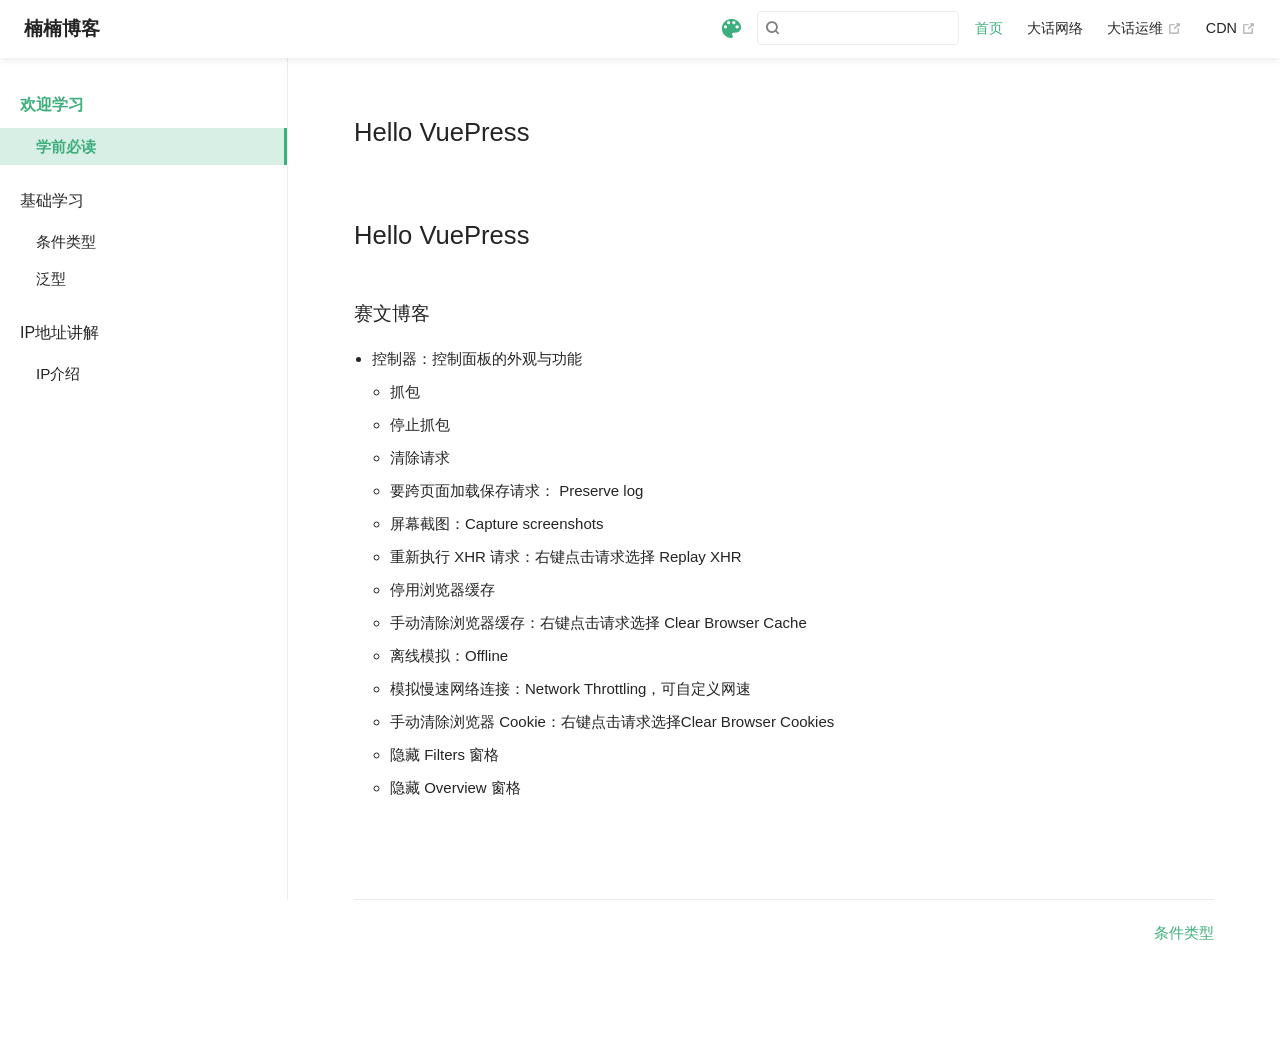
<file: index.html>
<!DOCTYPE html>
<html lang="zh-CN">
  <head>
    <meta charset="utf-8">
    <meta name="viewport" content="width=device-width,initial-scale=1">
    <title>Hello VuePress | 楠楠博客</title>
    <meta name="generator" content="VuePress 1.9.7">
    
    <meta name="description" content="楠楠博客杂谈">
    
    <link rel="preload" href="/assets/css/0.styles.d9bd8e31.css" as="style"><link rel="preload" href="/assets/js/app.ad8fe5e4.js" as="script"><link rel="preload" href="/assets/js/3.3f2e05b7.js" as="script"><link rel="preload" href="/assets/js/1.18f27e55.js" as="script"><link rel="preload" href="/assets/js/11.34e6514e.js" as="script"><link rel="prefetch" href="/assets/js/10.84e1e73e.js"><link rel="prefetch" href="/assets/js/12.f56f7eab.js"><link rel="prefetch" href="/assets/js/13.660fd676.js"><link rel="prefetch" href="/assets/js/14.c72bf0f1.js"><link rel="prefetch" href="/assets/js/4.58cace82.js"><link rel="prefetch" href="/assets/js/5.04294f9f.js"><link rel="prefetch" href="/assets/js/6.dce84a57.js"><link rel="prefetch" href="/assets/js/7.376b82e7.js"><link rel="prefetch" href="/assets/js/8.450546d0.js"><link rel="prefetch" href="/assets/js/9.0d9c563e.js">
    <link rel="stylesheet" href="/assets/css/0.styles.d9bd8e31.css">
  </head>
  <body>
    <div id="app" data-server-rendered="true"><div class="theme-container" data-v-5bb33761><div data-v-5bb33761><div class="password-shadow password-wrapper-out" style="display:none;" data-v-59e6cb88 data-v-5bb33761 data-v-5bb33761><h3 class="title" data-v-59e6cb88>楠楠博客</h3> <p class="description" data-v-59e6cb88>楠楠博客杂谈</p> <label id="box" class="inputBox" data-v-59e6cb88><input type="password" value="" data-v-59e6cb88> <span data-v-59e6cb88>Konck! Knock!</span> <button data-v-59e6cb88>OK</button></label> <div class="footer" data-v-59e6cb88><span data-v-59e6cb88><i class="iconfont reco-theme" data-v-59e6cb88></i> <a target="blank" href="https://vuepress-theme-reco.recoluan.com" data-v-59e6cb88>vuePress-theme-reco</a></span> <span data-v-59e6cb88><i class="iconfont reco-copyright" data-v-59e6cb88></i> <a data-v-59e6cb88><!---->
          
        <!---->
        2022
      </a></span></div></div> <div class="hide" data-v-5bb33761><header class="navbar" data-v-5bb33761><div class="sidebar-button"><svg xmlns="http://www.w3.org/2000/svg" aria-hidden="true" role="img" viewBox="0 0 448 512" class="icon"><path fill="currentColor" d="M436 124H12c-6.627 0-12-5.373-12-12V80c0-6.627 5.373-12 12-12h424c6.627 0 12 5.373 12 12v32c0 6.627-5.373 12-12 12zm0 160H12c-6.627 0-12-5.373-12-12v-32c0-6.627 5.373-12 12-12h424c6.627 0 12 5.373 12 12v32c0 6.627-5.373 12-12 12zm0 160H12c-6.627 0-12-5.373-12-12v-32c0-6.627 5.373-12 12-12h424c6.627 0 12 5.373 12 12v32c0 6.627-5.373 12-12 12z"></path></svg></div> <a href="/" aria-current="page" class="home-link router-link-exact-active router-link-active"><!----> <span class="site-name">楠楠博客</span></a> <div class="links"><div class="color-picker"><a class="color-button"><i class="iconfont reco-color"></i></a> <div class="color-picker-menu" style="display:none;"><div class="mode-options"><h4 class="title">Choose mode</h4> <ul class="color-mode-options"><li class="dark">dark</li><li class="auto active">auto</li><li class="light">light</li></ul></div></div></div> <div class="search-box"><i class="iconfont reco-search"></i> <input aria-label="Search" autocomplete="off" spellcheck="false" value=""> <!----></div> <nav class="nav-links can-hide"><div class="nav-item"><a href="/" aria-current="page" class="nav-link router-link-exact-active router-link-active"><i class="undefined"></i>
  首页
</a></div><div class="nav-item"><a href="/guide/" class="nav-link"><i class="undefined"></i>
  大话网络
</a></div><div class="nav-item"><a href="https://google.com" target="_blank" rel="noopener noreferrer" class="nav-link external"><i class="undefined"></i>
  大话运维
  <span><svg xmlns="http://www.w3.org/2000/svg" aria-hidden="true" focusable="false" x="0px" y="0px" viewBox="0 0 100 100" width="15" height="15" class="icon outbound"><path fill="currentColor" d="M18.8,85.1h56l0,0c2.2,0,4-1.8,4-4v-32h-8v28h-48v-48h28v-8h-32l0,0c-2.2,0-4,1.8-4,4v56C14.8,83.3,16.6,85.1,18.8,85.1z"></path> <polygon fill="currentColor" points="45.7,48.7 51.3,54.3 77.2,28.5 77.2,37.2 85.2,37.2 85.2,14.9 62.8,14.9 62.8,22.9 71.5,22.9"></polygon></svg> <span class="sr-only">(opens new window)</span></span></a></div><div class="nav-item"><a href="https://google.com" target="_blank" rel="noopener noreferrer" class="nav-link external"><i class="undefined"></i>
  CDN
  <span><svg xmlns="http://www.w3.org/2000/svg" aria-hidden="true" focusable="false" x="0px" y="0px" viewBox="0 0 100 100" width="15" height="15" class="icon outbound"><path fill="currentColor" d="M18.8,85.1h56l0,0c2.2,0,4-1.8,4-4v-32h-8v28h-48v-48h28v-8h-32l0,0c-2.2,0-4,1.8-4,4v56C14.8,83.3,16.6,85.1,18.8,85.1z"></path> <polygon fill="currentColor" points="45.7,48.7 51.3,54.3 77.2,28.5 77.2,37.2 85.2,37.2 85.2,14.9 62.8,14.9 62.8,22.9 71.5,22.9"></polygon></svg> <span class="sr-only">(opens new window)</span></span></a></div> <!----></nav></div></header> <div class="sidebar-mask" data-v-5bb33761></div> <aside class="sidebar" data-v-5bb33761><div class="personal-info-wrapper" data-v-1fad0c41 data-v-5bb33761><!----> <!----> <div class="num" data-v-1fad0c41><div data-v-1fad0c41><h3 data-v-1fad0c41>4</h3> <h6 data-v-1fad0c41>文章</h6></div> <div data-v-1fad0c41><h3 data-v-1fad0c41>0</h3> <h6 data-v-1fad0c41>标签</h6></div></div> <ul class="social-links" data-v-1fad0c41></ul> <hr data-v-1fad0c41></div> <nav class="nav-links"><div class="nav-item"><a href="/" aria-current="page" class="nav-link router-link-exact-active router-link-active"><i class="undefined"></i>
  首页
</a></div><div class="nav-item"><a href="/guide/" class="nav-link"><i class="undefined"></i>
  大话网络
</a></div><div class="nav-item"><a href="https://google.com" target="_blank" rel="noopener noreferrer" class="nav-link external"><i class="undefined"></i>
  大话运维
  <span><svg xmlns="http://www.w3.org/2000/svg" aria-hidden="true" focusable="false" x="0px" y="0px" viewBox="0 0 100 100" width="15" height="15" class="icon outbound"><path fill="currentColor" d="M18.8,85.1h56l0,0c2.2,0,4-1.8,4-4v-32h-8v28h-48v-48h28v-8h-32l0,0c-2.2,0-4,1.8-4,4v56C14.8,83.3,16.6,85.1,18.8,85.1z"></path> <polygon fill="currentColor" points="45.7,48.7 51.3,54.3 77.2,28.5 77.2,37.2 85.2,37.2 85.2,14.9 62.8,14.9 62.8,22.9 71.5,22.9"></polygon></svg> <span class="sr-only">(opens new window)</span></span></a></div><div class="nav-item"><a href="https://google.com" target="_blank" rel="noopener noreferrer" class="nav-link external"><i class="undefined"></i>
  CDN
  <span><svg xmlns="http://www.w3.org/2000/svg" aria-hidden="true" focusable="false" x="0px" y="0px" viewBox="0 0 100 100" width="15" height="15" class="icon outbound"><path fill="currentColor" d="M18.8,85.1h56l0,0c2.2,0,4-1.8,4-4v-32h-8v28h-48v-48h28v-8h-32l0,0c-2.2,0-4,1.8-4,4v56C14.8,83.3,16.6,85.1,18.8,85.1z"></path> <polygon fill="currentColor" points="45.7,48.7 51.3,54.3 77.2,28.5 77.2,37.2 85.2,37.2 85.2,14.9 62.8,14.9 62.8,22.9 71.5,22.9"></polygon></svg> <span class="sr-only">(opens new window)</span></span></a></div> <!----></nav> <ul class="sidebar-links"><li><section class="sidebar-group depth-0"><a href="/" aria-current="page" class="sidebar-heading clickable router-link-exact-active router-link-active open active"><span>欢迎学习</span> <!----></a> <ul class="sidebar-links sidebar-group-items"><li><a href="/" aria-current="page" class="active sidebar-link">学前必读</a></li></ul></section></li><li><section class="sidebar-group depth-0"><a href="/linux/ConditionalTypes" class="sidebar-heading clickable"><span>基础学习</span> <!----></a> <ul class="sidebar-links sidebar-group-items"><li><a href="/linux/ConditionalTypes.html" class="sidebar-link">条件类型</a></li><li><a href="/linux/Generics.html" class="sidebar-link">泛型</a></li></ul></section></li><li><section class="sidebar-group depth-0"><a href="/network/ip" class="sidebar-heading clickable"><span>IP地址讲解</span> <!----></a> <ul class="sidebar-links sidebar-group-items"><li><a href="/network/ip.html" class="sidebar-link">IP介绍</a></li></ul></section></li></ul> </aside> <div class="password-shadow password-wrapper-in" style="display:none;" data-v-59e6cb88 data-v-5bb33761><h3 class="title" data-v-59e6cb88></h3> <!----> <label id="box" class="inputBox" data-v-59e6cb88><input type="password" value="" data-v-59e6cb88> <span data-v-59e6cb88>Konck! Knock!</span> <button data-v-59e6cb88>OK</button></label> <div class="footer" data-v-59e6cb88><span data-v-59e6cb88><i class="iconfont reco-theme" data-v-59e6cb88></i> <a target="blank" href="https://vuepress-theme-reco.recoluan.com" data-v-59e6cb88>vuePress-theme-reco</a></span> <span data-v-59e6cb88><i class="iconfont reco-copyright" data-v-59e6cb88></i> <a data-v-59e6cb88><!---->
          
        <!---->
        2022
      </a></span></div></div> <div data-v-5bb33761><div data-v-5bb33761><main class="page" style="padding-right:0;"><section style="display:;"><div class="page-title"><h1 class="title">Hello VuePress</h1> <div data-v-8a445198><!----> <!----> <!----> <!----></div></div> <div class="theme-reco-content content__default"><h1 id="hello-vuepress"><a href="#hello-vuepress" class="header-anchor">#</a> Hello VuePress</h1> <h3 id="赛文博客"><a href="#赛文博客" class="header-anchor">#</a> 赛文博客</h3> <ul><li>控制器：控制面板的外观与功能
<ul><li>抓包</li> <li>停止抓包</li> <li>清除请求</li> <li>要跨页面加载保存请求： Preserve log</li> <li>屏幕截图：Capture screenshots</li> <li>重新执行 XHR 请求：右键点击请求选择 Replay XHR</li> <li>停用浏览器缓存</li> <li>手动清除浏览器缓存：右键点击请求选择 Clear Browser Cache</li> <li>离线模拟：Offline</li> <li>模拟慢速网络连接：Network Throttling，可自定义网速</li> <li>手动清除浏览器 Cookie：右键点击请求选择Clear Browser Cookies</li> <li>隐藏 Filters 窗格</li> <li>隐藏 Overview 窗格</li></ul></li></ul></div></section> <footer class="page-edit"><!----> <!----></footer> <div class="page-nav"><p class="inner"><!----> <span class="next"><a href="/linux/ConditionalTypes.html">
          条件类型
        </a></span></p></div> <div class="comments-wrapper"><!----></div> <ul class="side-bar sub-sidebar-wrapper" style="width:0;" data-v-ac050c62></ul></main></div> <!----></div></div></div></div><div class="global-ui"><div class="back-to-ceiling" style="right:1rem;bottom:6rem;width:2.5rem;height:2.5rem;border-radius:.25rem;line-height:2.5rem;display:none;" data-v-c6073ba8 data-v-c6073ba8><svg t="1574745035067" viewBox="0 0 1024 1024" version="1.1" xmlns="http://www.w3.org/2000/svg" p-id="5404" class="icon" data-v-c6073ba8><path d="M526.60727968 10.90185116a27.675 27.675 0 0 0-29.21455937 0c-131.36607665 82.28402758-218.69155461 228.01873535-218.69155402 394.07834331a462.20625001 462.20625001 0 0 0 5.36959153 69.94390903c1.00431239 6.55289093-0.34802892 13.13561351-3.76865779 18.80351572-32.63518765 54.11355614-51.75690182 118.55860487-51.7569018 187.94566865a371.06718723 371.06718723 0 0 0 11.50484808 91.98906777c6.53300375 25.50556257 41.68394495 28.14064038 52.69160883 4.22606766 17.37162448-37.73630017 42.14135425-72.50938081 72.80769204-103.21549295 2.18761121 3.04276886 4.15646224 6.24463696 6.40373557 9.22774369a1871.4375 1871.4375 0 0 0 140.04691725 5.34970492 1866.36093723 1866.36093723 0 0 0 140.04691723-5.34970492c2.24727335-2.98310674 4.21612437-6.18497483 6.3937923-9.2178004 30.66633723 30.70611158 55.4360664 65.4791928 72.80769147 103.21549355 11.00766384 23.91457269 46.15860503 21.27949489 52.69160879-4.22606768a371.15156223 371.15156223 0 0 0 11.514792-91.99901164c0-69.36717486-19.13165746-133.82216804-51.75690182-187.92578088-3.42062944-5.66790279-4.76302748-12.26056868-3.76865837-18.80351632a462.20625001 462.20625001 0 0 0 5.36959269-69.943909c-0.00994388-166.08943902-87.32547796-311.81420293-218.6915546-394.09823051zM605.93803103 357.87693858a93.93749974 93.93749974 0 1 1-187.89594924 6.1e-7 93.93749974 93.93749974 0 0 1 187.89594924-6.1e-7z" p-id="5405" data-v-c6073ba8></path><path d="M429.50777625 765.63860547C429.50777625 803.39355007 466.44236686 1000.39046097 512.00932183 1000.39046097c45.56695499 0 82.4922232-197.00623328 82.5015456-234.7518555 0-37.75494459-36.9345906-68.35043303-82.4922232-68.34111062-45.57627738-0.00932239-82.52019037 30.59548842-82.51086798 68.34111062z" p-id="5406" data-v-c6073ba8></path></svg></div></div></div>
    <script src="/assets/js/app.ad8fe5e4.js" defer></script><script src="/assets/js/3.3f2e05b7.js" defer></script><script src="/assets/js/1.18f27e55.js" defer></script><script src="/assets/js/11.34e6514e.js" defer></script>
  </body>
</html>
</file>
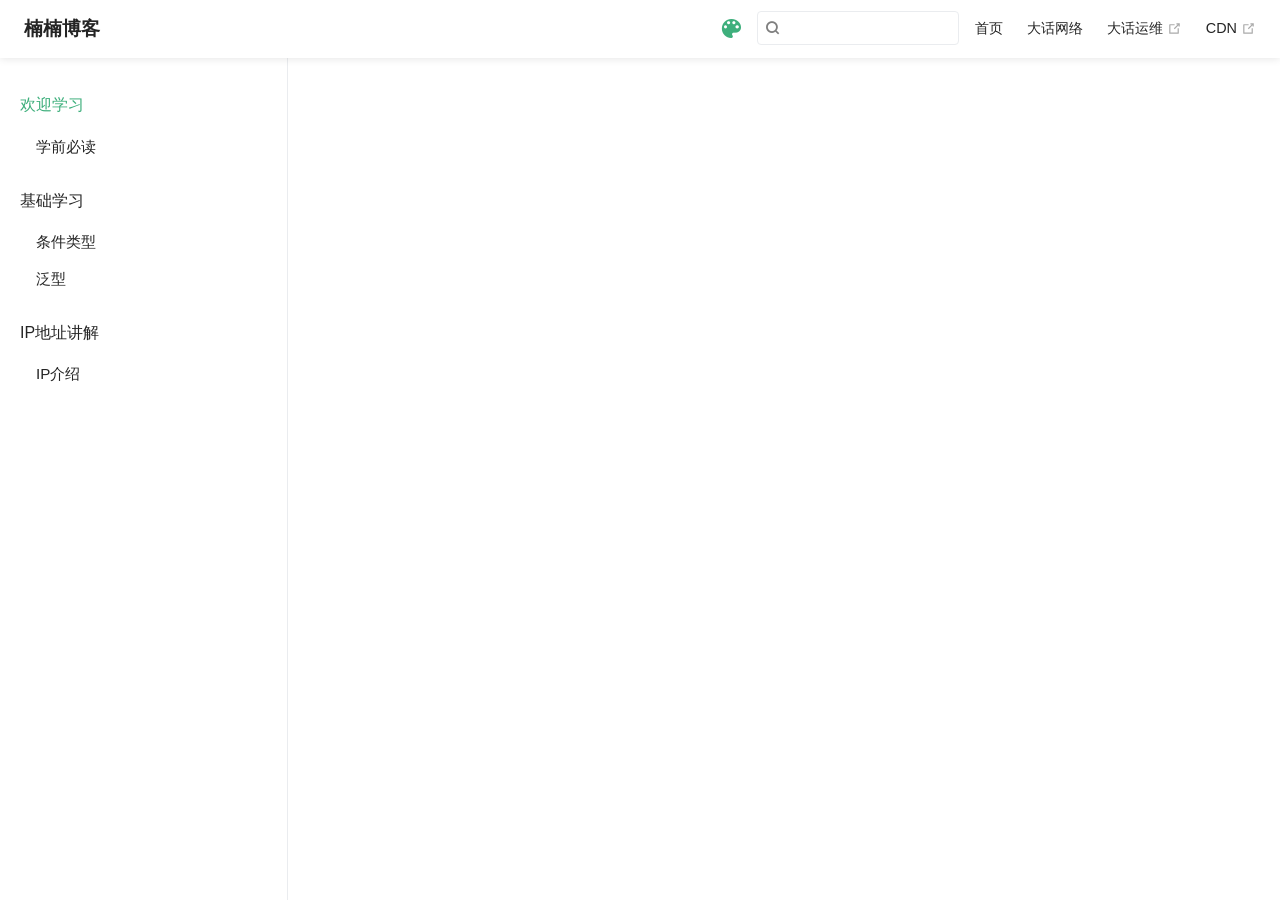
<file: categories/index.html>
<!DOCTYPE html>
<html lang="zh-CN">
  <head>
    <meta charset="utf-8">
    <meta name="viewport" content="width=device-width,initial-scale=1">
    <title>Categories | 楠楠博客</title>
    <meta name="generator" content="VuePress 1.9.7">
    
    <meta name="description" content="楠楠博客杂谈">
    
    <link rel="preload" href="/assets/css/0.styles.d9bd8e31.css" as="style"><link rel="preload" href="/assets/js/app.ad8fe5e4.js" as="script"><link rel="preload" href="/assets/js/3.3f2e05b7.js" as="script"><link rel="preload" href="/assets/js/1.18f27e55.js" as="script"><link rel="prefetch" href="/assets/js/10.84e1e73e.js"><link rel="prefetch" href="/assets/js/11.34e6514e.js"><link rel="prefetch" href="/assets/js/12.f56f7eab.js"><link rel="prefetch" href="/assets/js/13.660fd676.js"><link rel="prefetch" href="/assets/js/14.c72bf0f1.js"><link rel="prefetch" href="/assets/js/4.58cace82.js"><link rel="prefetch" href="/assets/js/5.04294f9f.js"><link rel="prefetch" href="/assets/js/6.dce84a57.js"><link rel="prefetch" href="/assets/js/7.376b82e7.js"><link rel="prefetch" href="/assets/js/8.450546d0.js"><link rel="prefetch" href="/assets/js/9.0d9c563e.js">
    <link rel="stylesheet" href="/assets/css/0.styles.d9bd8e31.css">
  </head>
  <body>
    <div id="app" data-server-rendered="true"><div class="theme-container" data-v-5bb33761><div data-v-5bb33761><div class="password-shadow password-wrapper-out" style="display:none;" data-v-59e6cb88 data-v-5bb33761 data-v-5bb33761><h3 class="title" data-v-59e6cb88>楠楠博客</h3> <p class="description" data-v-59e6cb88>楠楠博客杂谈</p> <label id="box" class="inputBox" data-v-59e6cb88><input type="password" value="" data-v-59e6cb88> <span data-v-59e6cb88>Konck! Knock!</span> <button data-v-59e6cb88>OK</button></label> <div class="footer" data-v-59e6cb88><span data-v-59e6cb88><i class="iconfont reco-theme" data-v-59e6cb88></i> <a target="blank" href="https://vuepress-theme-reco.recoluan.com" data-v-59e6cb88>vuePress-theme-reco</a></span> <span data-v-59e6cb88><i class="iconfont reco-copyright" data-v-59e6cb88></i> <a data-v-59e6cb88><!---->
          
        <!---->
        2022
      </a></span></div></div> <div class="hide" data-v-5bb33761><header class="navbar" data-v-5bb33761><div class="sidebar-button"><svg xmlns="http://www.w3.org/2000/svg" aria-hidden="true" role="img" viewBox="0 0 448 512" class="icon"><path fill="currentColor" d="M436 124H12c-6.627 0-12-5.373-12-12V80c0-6.627 5.373-12 12-12h424c6.627 0 12 5.373 12 12v32c0 6.627-5.373 12-12 12zm0 160H12c-6.627 0-12-5.373-12-12v-32c0-6.627 5.373-12 12-12h424c6.627 0 12 5.373 12 12v32c0 6.627-5.373 12-12 12zm0 160H12c-6.627 0-12-5.373-12-12v-32c0-6.627 5.373-12 12-12h424c6.627 0 12 5.373 12 12v32c0 6.627-5.373 12-12 12z"></path></svg></div> <a href="/" class="home-link router-link-active"><!----> <span class="site-name">楠楠博客</span></a> <div class="links"><div class="color-picker"><a class="color-button"><i class="iconfont reco-color"></i></a> <div class="color-picker-menu" style="display:none;"><div class="mode-options"><h4 class="title">Choose mode</h4> <ul class="color-mode-options"><li class="dark">dark</li><li class="auto active">auto</li><li class="light">light</li></ul></div></div></div> <div class="search-box"><i class="iconfont reco-search"></i> <input aria-label="Search" autocomplete="off" spellcheck="false" value=""> <!----></div> <nav class="nav-links can-hide"><div class="nav-item"><a href="/" class="nav-link"><i class="undefined"></i>
  首页
</a></div><div class="nav-item"><a href="/guide/" class="nav-link"><i class="undefined"></i>
  大话网络
</a></div><div class="nav-item"><a href="https://google.com" target="_blank" rel="noopener noreferrer" class="nav-link external"><i class="undefined"></i>
  大话运维
  <span><svg xmlns="http://www.w3.org/2000/svg" aria-hidden="true" focusable="false" x="0px" y="0px" viewBox="0 0 100 100" width="15" height="15" class="icon outbound"><path fill="currentColor" d="M18.8,85.1h56l0,0c2.2,0,4-1.8,4-4v-32h-8v28h-48v-48h28v-8h-32l0,0c-2.2,0-4,1.8-4,4v56C14.8,83.3,16.6,85.1,18.8,85.1z"></path> <polygon fill="currentColor" points="45.7,48.7 51.3,54.3 77.2,28.5 77.2,37.2 85.2,37.2 85.2,14.9 62.8,14.9 62.8,22.9 71.5,22.9"></polygon></svg> <span class="sr-only">(opens new window)</span></span></a></div><div class="nav-item"><a href="https://google.com" target="_blank" rel="noopener noreferrer" class="nav-link external"><i class="undefined"></i>
  CDN
  <span><svg xmlns="http://www.w3.org/2000/svg" aria-hidden="true" focusable="false" x="0px" y="0px" viewBox="0 0 100 100" width="15" height="15" class="icon outbound"><path fill="currentColor" d="M18.8,85.1h56l0,0c2.2,0,4-1.8,4-4v-32h-8v28h-48v-48h28v-8h-32l0,0c-2.2,0-4,1.8-4,4v56C14.8,83.3,16.6,85.1,18.8,85.1z"></path> <polygon fill="currentColor" points="45.7,48.7 51.3,54.3 77.2,28.5 77.2,37.2 85.2,37.2 85.2,14.9 62.8,14.9 62.8,22.9 71.5,22.9"></polygon></svg> <span class="sr-only">(opens new window)</span></span></a></div> <!----></nav></div></header> <div class="sidebar-mask" data-v-5bb33761></div> <aside class="sidebar" data-v-5bb33761><div class="personal-info-wrapper" data-v-1fad0c41 data-v-5bb33761><!----> <!----> <div class="num" data-v-1fad0c41><div data-v-1fad0c41><h3 data-v-1fad0c41>4</h3> <h6 data-v-1fad0c41>文章</h6></div> <div data-v-1fad0c41><h3 data-v-1fad0c41>0</h3> <h6 data-v-1fad0c41>标签</h6></div></div> <ul class="social-links" data-v-1fad0c41></ul> <hr data-v-1fad0c41></div> <nav class="nav-links"><div class="nav-item"><a href="/" class="nav-link"><i class="undefined"></i>
  首页
</a></div><div class="nav-item"><a href="/guide/" class="nav-link"><i class="undefined"></i>
  大话网络
</a></div><div class="nav-item"><a href="https://google.com" target="_blank" rel="noopener noreferrer" class="nav-link external"><i class="undefined"></i>
  大话运维
  <span><svg xmlns="http://www.w3.org/2000/svg" aria-hidden="true" focusable="false" x="0px" y="0px" viewBox="0 0 100 100" width="15" height="15" class="icon outbound"><path fill="currentColor" d="M18.8,85.1h56l0,0c2.2,0,4-1.8,4-4v-32h-8v28h-48v-48h28v-8h-32l0,0c-2.2,0-4,1.8-4,4v56C14.8,83.3,16.6,85.1,18.8,85.1z"></path> <polygon fill="currentColor" points="45.7,48.7 51.3,54.3 77.2,28.5 77.2,37.2 85.2,37.2 85.2,14.9 62.8,14.9 62.8,22.9 71.5,22.9"></polygon></svg> <span class="sr-only">(opens new window)</span></span></a></div><div class="nav-item"><a href="https://google.com" target="_blank" rel="noopener noreferrer" class="nav-link external"><i class="undefined"></i>
  CDN
  <span><svg xmlns="http://www.w3.org/2000/svg" aria-hidden="true" focusable="false" x="0px" y="0px" viewBox="0 0 100 100" width="15" height="15" class="icon outbound"><path fill="currentColor" d="M18.8,85.1h56l0,0c2.2,0,4-1.8,4-4v-32h-8v28h-48v-48h28v-8h-32l0,0c-2.2,0-4,1.8-4,4v56C14.8,83.3,16.6,85.1,18.8,85.1z"></path> <polygon fill="currentColor" points="45.7,48.7 51.3,54.3 77.2,28.5 77.2,37.2 85.2,37.2 85.2,14.9 62.8,14.9 62.8,22.9 71.5,22.9"></polygon></svg> <span class="sr-only">(opens new window)</span></span></a></div> <!----></nav> <ul class="sidebar-links"><li><section class="sidebar-group depth-0"><a href="/" class="sidebar-heading clickable router-link-active open"><span>欢迎学习</span> <!----></a> <ul class="sidebar-links sidebar-group-items"><li><a href="/" aria-current="page" class="sidebar-link">学前必读</a></li></ul></section></li><li><section class="sidebar-group depth-0"><a href="/linux/ConditionalTypes" class="sidebar-heading clickable"><span>基础学习</span> <!----></a> <ul class="sidebar-links sidebar-group-items"><li><a href="/linux/ConditionalTypes.html" class="sidebar-link">条件类型</a></li><li><a href="/linux/Generics.html" class="sidebar-link">泛型</a></li></ul></section></li><li><section class="sidebar-group depth-0"><a href="/network/ip" class="sidebar-heading clickable"><span>IP地址讲解</span> <!----></a> <ul class="sidebar-links sidebar-group-items"><li><a href="/network/ip.html" class="sidebar-link">IP介绍</a></li></ul></section></li></ul> </aside> <div class="password-shadow password-wrapper-in" style="display:none;" data-v-59e6cb88 data-v-5bb33761><h3 class="title" data-v-59e6cb88>Categories</h3> <!----> <label id="box" class="inputBox" data-v-59e6cb88><input type="password" value="" data-v-59e6cb88> <span data-v-59e6cb88>Konck! Knock!</span> <button data-v-59e6cb88>OK</button></label> <div class="footer" data-v-59e6cb88><span data-v-59e6cb88><i class="iconfont reco-theme" data-v-59e6cb88></i> <a target="blank" href="https://vuepress-theme-reco.recoluan.com" data-v-59e6cb88>vuePress-theme-reco</a></span> <span data-v-59e6cb88><i class="iconfont reco-copyright" data-v-59e6cb88></i> <a data-v-59e6cb88><!---->
          
        <!---->
        2022
      </a></span></div></div> <div data-v-5bb33761><div data-v-5bb33761><main class="page" style="padding-right:0;"><section style="display:;"><div class="page-title"><h1 class="title"></h1> <div data-v-8a445198><!----> <!----> <!----> <!----></div></div> <!----></section> <footer class="page-edit"><!----> <!----></footer> <!----> <div class="comments-wrapper"><!----></div> <ul class="side-bar sub-sidebar-wrapper" style="width:0;" data-v-ac050c62></ul></main></div> <!----></div></div></div></div><div class="global-ui"><div class="back-to-ceiling" style="right:1rem;bottom:6rem;width:2.5rem;height:2.5rem;border-radius:.25rem;line-height:2.5rem;display:none;" data-v-c6073ba8 data-v-c6073ba8><svg t="1574745035067" viewBox="0 0 1024 1024" version="1.1" xmlns="http://www.w3.org/2000/svg" p-id="5404" class="icon" data-v-c6073ba8><path d="M526.60727968 10.90185116a27.675 27.675 0 0 0-29.21455937 0c-131.36607665 82.28402758-218.69155461 228.01873535-218.69155402 394.07834331a462.20625001 462.20625001 0 0 0 5.36959153 69.94390903c1.00431239 6.55289093-0.34802892 13.13561351-3.76865779 18.80351572-32.63518765 54.11355614-51.75690182 118.55860487-51.7569018 187.94566865a371.06718723 371.06718723 0 0 0 11.50484808 91.98906777c6.53300375 25.50556257 41.68394495 28.14064038 52.69160883 4.22606766 17.37162448-37.73630017 42.14135425-72.50938081 72.80769204-103.21549295 2.18761121 3.04276886 4.15646224 6.24463696 6.40373557 9.22774369a1871.4375 1871.4375 0 0 0 140.04691725 5.34970492 1866.36093723 1866.36093723 0 0 0 140.04691723-5.34970492c2.24727335-2.98310674 4.21612437-6.18497483 6.3937923-9.2178004 30.66633723 30.70611158 55.4360664 65.4791928 72.80769147 103.21549355 11.00766384 23.91457269 46.15860503 21.27949489 52.69160879-4.22606768a371.15156223 371.15156223 0 0 0 11.514792-91.99901164c0-69.36717486-19.13165746-133.82216804-51.75690182-187.92578088-3.42062944-5.66790279-4.76302748-12.26056868-3.76865837-18.80351632a462.20625001 462.20625001 0 0 0 5.36959269-69.943909c-0.00994388-166.08943902-87.32547796-311.81420293-218.6915546-394.09823051zM605.93803103 357.87693858a93.93749974 93.93749974 0 1 1-187.89594924 6.1e-7 93.93749974 93.93749974 0 0 1 187.89594924-6.1e-7z" p-id="5405" data-v-c6073ba8></path><path d="M429.50777625 765.63860547C429.50777625 803.39355007 466.44236686 1000.39046097 512.00932183 1000.39046097c45.56695499 0 82.4922232-197.00623328 82.5015456-234.7518555 0-37.75494459-36.9345906-68.35043303-82.4922232-68.34111062-45.57627738-0.00932239-82.52019037 30.59548842-82.51086798 68.34111062z" p-id="5406" data-v-c6073ba8></path></svg></div></div></div>
    <script src="/assets/js/app.ad8fe5e4.js" defer></script><script src="/assets/js/3.3f2e05b7.js" defer></script><script src="/assets/js/1.18f27e55.js" defer></script>
  </body>
</html>
</file>
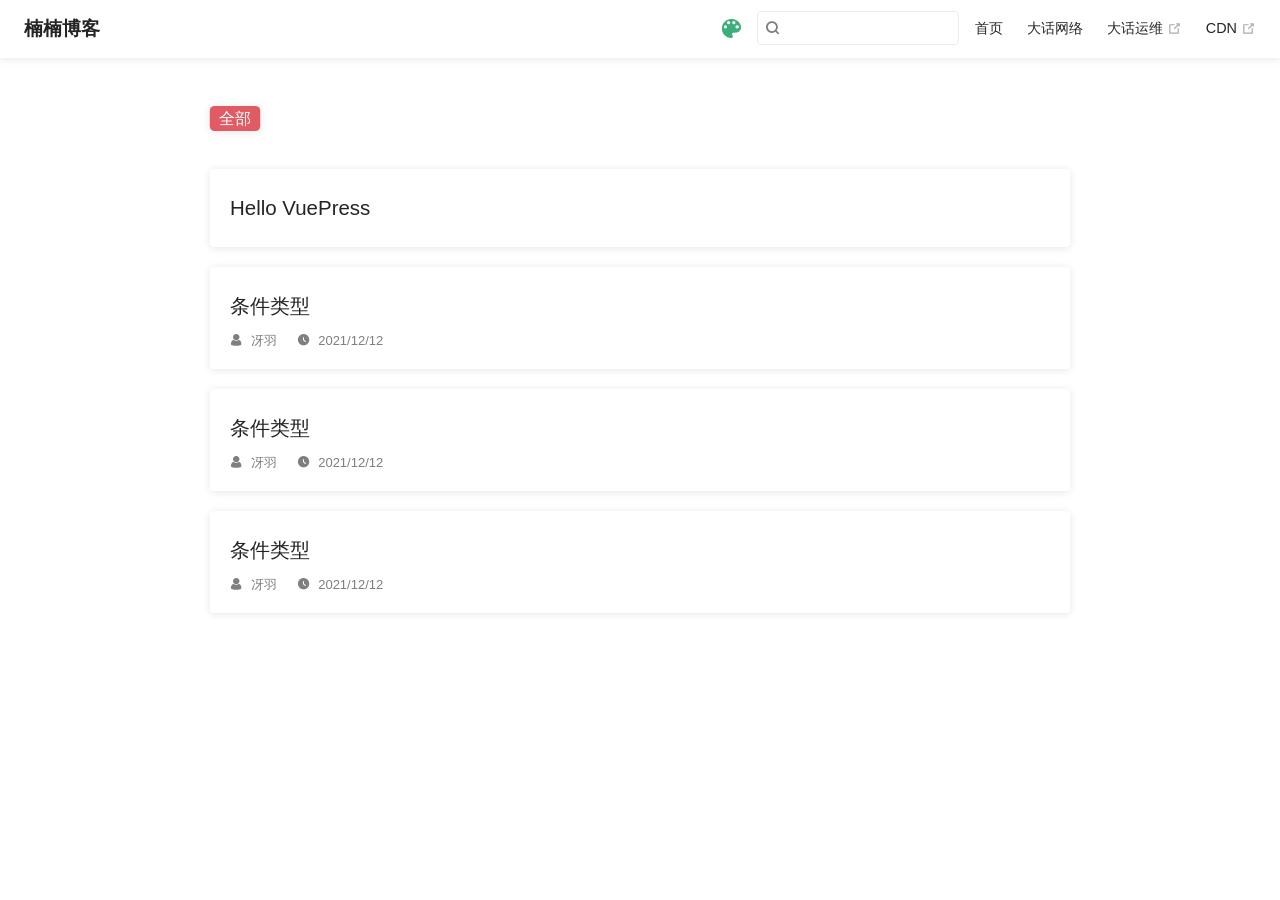
<file: tag/index.html>
<!DOCTYPE html>
<html lang="zh-CN">
  <head>
    <meta charset="utf-8">
    <meta name="viewport" content="width=device-width,initial-scale=1">
    <title>Tags | 楠楠博客</title>
    <meta name="generator" content="VuePress 1.9.7">
    
    <meta name="description" content="楠楠博客杂谈">
    
    <link rel="preload" href="/assets/css/0.styles.d9bd8e31.css" as="style"><link rel="preload" href="/assets/js/app.ad8fe5e4.js" as="script"><link rel="preload" href="/assets/js/5.04294f9f.js" as="script"><link rel="preload" href="/assets/js/1.18f27e55.js" as="script"><link rel="prefetch" href="/assets/js/10.84e1e73e.js"><link rel="prefetch" href="/assets/js/11.34e6514e.js"><link rel="prefetch" href="/assets/js/12.f56f7eab.js"><link rel="prefetch" href="/assets/js/13.660fd676.js"><link rel="prefetch" href="/assets/js/14.c72bf0f1.js"><link rel="prefetch" href="/assets/js/3.3f2e05b7.js"><link rel="prefetch" href="/assets/js/4.58cace82.js"><link rel="prefetch" href="/assets/js/6.dce84a57.js"><link rel="prefetch" href="/assets/js/7.376b82e7.js"><link rel="prefetch" href="/assets/js/8.450546d0.js"><link rel="prefetch" href="/assets/js/9.0d9c563e.js">
    <link rel="stylesheet" href="/assets/css/0.styles.d9bd8e31.css">
  </head>
  <body>
    <div id="app" data-server-rendered="true"><div class="theme-container tags-wrapper no-sidebar" data-v-5bb33761 data-v-76b3aa19><div data-v-5bb33761><div class="password-shadow password-wrapper-out" style="display:none;" data-v-59e6cb88 data-v-5bb33761 data-v-5bb33761><h3 class="title" data-v-59e6cb88>楠楠博客</h3> <p class="description" data-v-59e6cb88>楠楠博客杂谈</p> <label id="box" class="inputBox" data-v-59e6cb88><input type="password" value="" data-v-59e6cb88> <span data-v-59e6cb88>Konck! Knock!</span> <button data-v-59e6cb88>OK</button></label> <div class="footer" data-v-59e6cb88><span data-v-59e6cb88><i class="iconfont reco-theme" data-v-59e6cb88></i> <a target="blank" href="https://vuepress-theme-reco.recoluan.com" data-v-59e6cb88>vuePress-theme-reco</a></span> <span data-v-59e6cb88><i class="iconfont reco-copyright" data-v-59e6cb88></i> <a data-v-59e6cb88><!---->
          
        <!---->
        2022
      </a></span></div></div> <div class="hide" data-v-5bb33761><header class="navbar" data-v-5bb33761><div class="sidebar-button"><svg xmlns="http://www.w3.org/2000/svg" aria-hidden="true" role="img" viewBox="0 0 448 512" class="icon"><path fill="currentColor" d="M436 124H12c-6.627 0-12-5.373-12-12V80c0-6.627 5.373-12 12-12h424c6.627 0 12 5.373 12 12v32c0 6.627-5.373 12-12 12zm0 160H12c-6.627 0-12-5.373-12-12v-32c0-6.627 5.373-12 12-12h424c6.627 0 12 5.373 12 12v32c0 6.627-5.373 12-12 12zm0 160H12c-6.627 0-12-5.373-12-12v-32c0-6.627 5.373-12 12-12h424c6.627 0 12 5.373 12 12v32c0 6.627-5.373 12-12 12z"></path></svg></div> <a href="/" class="home-link router-link-active"><!----> <span class="site-name">楠楠博客</span></a> <div class="links"><div class="color-picker"><a class="color-button"><i class="iconfont reco-color"></i></a> <div class="color-picker-menu" style="display:none;"><div class="mode-options"><h4 class="title">Choose mode</h4> <ul class="color-mode-options"><li class="dark">dark</li><li class="auto active">auto</li><li class="light">light</li></ul></div></div></div> <div class="search-box"><i class="iconfont reco-search"></i> <input aria-label="Search" autocomplete="off" spellcheck="false" value=""> <!----></div> <nav class="nav-links can-hide"><div class="nav-item"><a href="/" class="nav-link"><i class="undefined"></i>
  首页
</a></div><div class="nav-item"><a href="/guide/" class="nav-link"><i class="undefined"></i>
  大话网络
</a></div><div class="nav-item"><a href="https://google.com" target="_blank" rel="noopener noreferrer" class="nav-link external"><i class="undefined"></i>
  大话运维
  <span><svg xmlns="http://www.w3.org/2000/svg" aria-hidden="true" focusable="false" x="0px" y="0px" viewBox="0 0 100 100" width="15" height="15" class="icon outbound"><path fill="currentColor" d="M18.8,85.1h56l0,0c2.2,0,4-1.8,4-4v-32h-8v28h-48v-48h28v-8h-32l0,0c-2.2,0-4,1.8-4,4v56C14.8,83.3,16.6,85.1,18.8,85.1z"></path> <polygon fill="currentColor" points="45.7,48.7 51.3,54.3 77.2,28.5 77.2,37.2 85.2,37.2 85.2,14.9 62.8,14.9 62.8,22.9 71.5,22.9"></polygon></svg> <span class="sr-only">(opens new window)</span></span></a></div><div class="nav-item"><a href="https://google.com" target="_blank" rel="noopener noreferrer" class="nav-link external"><i class="undefined"></i>
  CDN
  <span><svg xmlns="http://www.w3.org/2000/svg" aria-hidden="true" focusable="false" x="0px" y="0px" viewBox="0 0 100 100" width="15" height="15" class="icon outbound"><path fill="currentColor" d="M18.8,85.1h56l0,0c2.2,0,4-1.8,4-4v-32h-8v28h-48v-48h28v-8h-32l0,0c-2.2,0-4,1.8-4,4v56C14.8,83.3,16.6,85.1,18.8,85.1z"></path> <polygon fill="currentColor" points="45.7,48.7 51.3,54.3 77.2,28.5 77.2,37.2 85.2,37.2 85.2,14.9 62.8,14.9 62.8,22.9 71.5,22.9"></polygon></svg> <span class="sr-only">(opens new window)</span></span></a></div> <!----></nav></div></header> <div class="sidebar-mask" data-v-5bb33761></div> <aside class="sidebar" data-v-5bb33761><div class="personal-info-wrapper" data-v-1fad0c41 data-v-5bb33761><!----> <!----> <div class="num" data-v-1fad0c41><div data-v-1fad0c41><h3 data-v-1fad0c41>4</h3> <h6 data-v-1fad0c41>文章</h6></div> <div data-v-1fad0c41><h3 data-v-1fad0c41>0</h3> <h6 data-v-1fad0c41>标签</h6></div></div> <ul class="social-links" data-v-1fad0c41></ul> <hr data-v-1fad0c41></div> <nav class="nav-links"><div class="nav-item"><a href="/" class="nav-link"><i class="undefined"></i>
  首页
</a></div><div class="nav-item"><a href="/guide/" class="nav-link"><i class="undefined"></i>
  大话网络
</a></div><div class="nav-item"><a href="https://google.com" target="_blank" rel="noopener noreferrer" class="nav-link external"><i class="undefined"></i>
  大话运维
  <span><svg xmlns="http://www.w3.org/2000/svg" aria-hidden="true" focusable="false" x="0px" y="0px" viewBox="0 0 100 100" width="15" height="15" class="icon outbound"><path fill="currentColor" d="M18.8,85.1h56l0,0c2.2,0,4-1.8,4-4v-32h-8v28h-48v-48h28v-8h-32l0,0c-2.2,0-4,1.8-4,4v56C14.8,83.3,16.6,85.1,18.8,85.1z"></path> <polygon fill="currentColor" points="45.7,48.7 51.3,54.3 77.2,28.5 77.2,37.2 85.2,37.2 85.2,14.9 62.8,14.9 62.8,22.9 71.5,22.9"></polygon></svg> <span class="sr-only">(opens new window)</span></span></a></div><div class="nav-item"><a href="https://google.com" target="_blank" rel="noopener noreferrer" class="nav-link external"><i class="undefined"></i>
  CDN
  <span><svg xmlns="http://www.w3.org/2000/svg" aria-hidden="true" focusable="false" x="0px" y="0px" viewBox="0 0 100 100" width="15" height="15" class="icon outbound"><path fill="currentColor" d="M18.8,85.1h56l0,0c2.2,0,4-1.8,4-4v-32h-8v28h-48v-48h28v-8h-32l0,0c-2.2,0-4,1.8-4,4v56C14.8,83.3,16.6,85.1,18.8,85.1z"></path> <polygon fill="currentColor" points="45.7,48.7 51.3,54.3 77.2,28.5 77.2,37.2 85.2,37.2 85.2,14.9 62.8,14.9 62.8,22.9 71.5,22.9"></polygon></svg> <span class="sr-only">(opens new window)</span></span></a></div> <!----></nav> <!----> </aside> <div class="password-shadow password-wrapper-in" style="display:none;" data-v-59e6cb88 data-v-5bb33761><h3 class="title" data-v-59e6cb88>Tags</h3> <!----> <label id="box" class="inputBox" data-v-59e6cb88><input type="password" value="" data-v-59e6cb88> <span data-v-59e6cb88>Konck! Knock!</span> <button data-v-59e6cb88>OK</button></label> <div class="footer" data-v-59e6cb88><span data-v-59e6cb88><i class="iconfont reco-theme" data-v-59e6cb88></i> <a target="blank" href="https://vuepress-theme-reco.recoluan.com" data-v-59e6cb88>vuePress-theme-reco</a></span> <span data-v-59e6cb88><i class="iconfont reco-copyright" data-v-59e6cb88></i> <a data-v-59e6cb88><!---->
          
        <!---->
        2022
      </a></span></div></div> <div data-v-5bb33761><div class="tags" data-v-cbf58c6c data-v-76b3aa19><span class="active" style="background-color:#f8b26a;display:;" data-v-cbf58c6c>全部</span></div> <div class="abstract-wrapper list" data-v-21a20f36 data-v-76b3aa19><div class="abstract-item" data-v-73a63558 data-v-21a20f36><!----> <div class="title" data-v-73a63558><!----> <a href="/" class="router-link-active" data-v-73a63558>Hello VuePress</a></div> <div class="abstract" data-v-73a63558></div> <div data-v-8a445198 data-v-73a63558><!----> <!----> <!----> <!----></div></div><div class="abstract-item" data-v-73a63558 data-v-21a20f36><!----> <div class="title" data-v-73a63558><!----> <a href="/linux/ConditionalTypes.html" data-v-73a63558>条件类型</a></div> <div class="abstract" data-v-73a63558></div> <div data-v-8a445198 data-v-73a63558><i class="iconfont reco-account" data-v-8a445198><span data-v-8a445198>冴羽</span></i> <i class="iconfont reco-date" data-v-8a445198><span data-v-8a445198>2021/12/12</span></i> <!----> <!----></div></div><div class="abstract-item" data-v-73a63558 data-v-21a20f36><!----> <div class="title" data-v-73a63558><!----> <a href="/network/ip.html" data-v-73a63558>条件类型</a></div> <div class="abstract" data-v-73a63558></div> <div data-v-8a445198 data-v-73a63558><i class="iconfont reco-account" data-v-8a445198><span data-v-8a445198>冴羽</span></i> <i class="iconfont reco-date" data-v-8a445198><span data-v-8a445198>2021/12/12</span></i> <!----> <!----></div></div><div class="abstract-item" data-v-73a63558 data-v-21a20f36><!----> <div class="title" data-v-73a63558><!----> <a href="/linux/Generics.html" data-v-73a63558>条件类型</a></div> <div class="abstract" data-v-73a63558></div> <div data-v-8a445198 data-v-73a63558><i class="iconfont reco-account" data-v-8a445198><span data-v-8a445198>冴羽</span></i> <i class="iconfont reco-date" data-v-8a445198><span data-v-8a445198>2021/12/12</span></i> <!----> <!----></div></div> <div class="pagation pagation" style="display:none;" data-v-094d08e4 data-v-21a20f36><div class="pagation-list" data-v-094d08e4><span unselectable="on" class="jump" style="display:none;" data-v-094d08e4>上一页</span> <span class="jump" style="display:none;" data-v-094d08e4>1</span> <span class="ellipsis" style="display:none;" data-v-094d08e4>...</span> <span class="jump bgprimary" data-v-094d08e4>1</span> <span class="ellipsis" style="display:none;" data-v-094d08e4>...</span> <span class="jump" style="display:none;" data-v-094d08e4>1</span> <span class="jump" style="display:none;" data-v-094d08e4>下一页</span> <span class="jumppoint" data-v-094d08e4>跳转至</span> <span class="jumpinp" data-v-094d08e4><input type="text" value="" data-v-094d08e4></span> <span class="jump gobtn" data-v-094d08e4>前往</span></div></div></div></div></div></div></div><div class="global-ui"><div class="back-to-ceiling" style="right:1rem;bottom:6rem;width:2.5rem;height:2.5rem;border-radius:.25rem;line-height:2.5rem;display:none;" data-v-c6073ba8 data-v-c6073ba8><svg t="1574745035067" viewBox="0 0 1024 1024" version="1.1" xmlns="http://www.w3.org/2000/svg" p-id="5404" class="icon" data-v-c6073ba8><path d="M526.60727968 10.90185116a27.675 27.675 0 0 0-29.21455937 0c-131.36607665 82.28402758-218.69155461 228.01873535-218.69155402 394.07834331a462.20625001 462.20625001 0 0 0 5.36959153 69.94390903c1.00431239 6.55289093-0.34802892 13.13561351-3.76865779 18.80351572-32.63518765 54.11355614-51.75690182 118.55860487-51.7569018 187.94566865a371.06718723 371.06718723 0 0 0 11.50484808 91.98906777c6.53300375 25.50556257 41.68394495 28.14064038 52.69160883 4.22606766 17.37162448-37.73630017 42.14135425-72.50938081 72.80769204-103.21549295 2.18761121 3.04276886 4.15646224 6.24463696 6.40373557 9.22774369a1871.4375 1871.4375 0 0 0 140.04691725 5.34970492 1866.36093723 1866.36093723 0 0 0 140.04691723-5.34970492c2.24727335-2.98310674 4.21612437-6.18497483 6.3937923-9.2178004 30.66633723 30.70611158 55.4360664 65.4791928 72.80769147 103.21549355 11.00766384 23.91457269 46.15860503 21.27949489 52.69160879-4.22606768a371.15156223 371.15156223 0 0 0 11.514792-91.99901164c0-69.36717486-19.13165746-133.82216804-51.75690182-187.92578088-3.42062944-5.66790279-4.76302748-12.26056868-3.76865837-18.80351632a462.20625001 462.20625001 0 0 0 5.36959269-69.943909c-0.00994388-166.08943902-87.32547796-311.81420293-218.6915546-394.09823051zM605.93803103 357.87693858a93.93749974 93.93749974 0 1 1-187.89594924 6.1e-7 93.93749974 93.93749974 0 0 1 187.89594924-6.1e-7z" p-id="5405" data-v-c6073ba8></path><path d="M429.50777625 765.63860547C429.50777625 803.39355007 466.44236686 1000.39046097 512.00932183 1000.39046097c45.56695499 0 82.4922232-197.00623328 82.5015456-234.7518555 0-37.75494459-36.9345906-68.35043303-82.4922232-68.34111062-45.57627738-0.00932239-82.52019037 30.59548842-82.51086798 68.34111062z" p-id="5406" data-v-c6073ba8></path></svg></div></div></div>
    <script src="/assets/js/app.ad8fe5e4.js" defer></script><script src="/assets/js/5.04294f9f.js" defer></script><script src="/assets/js/1.18f27e55.js" defer></script>
  </body>
</html>
</file>
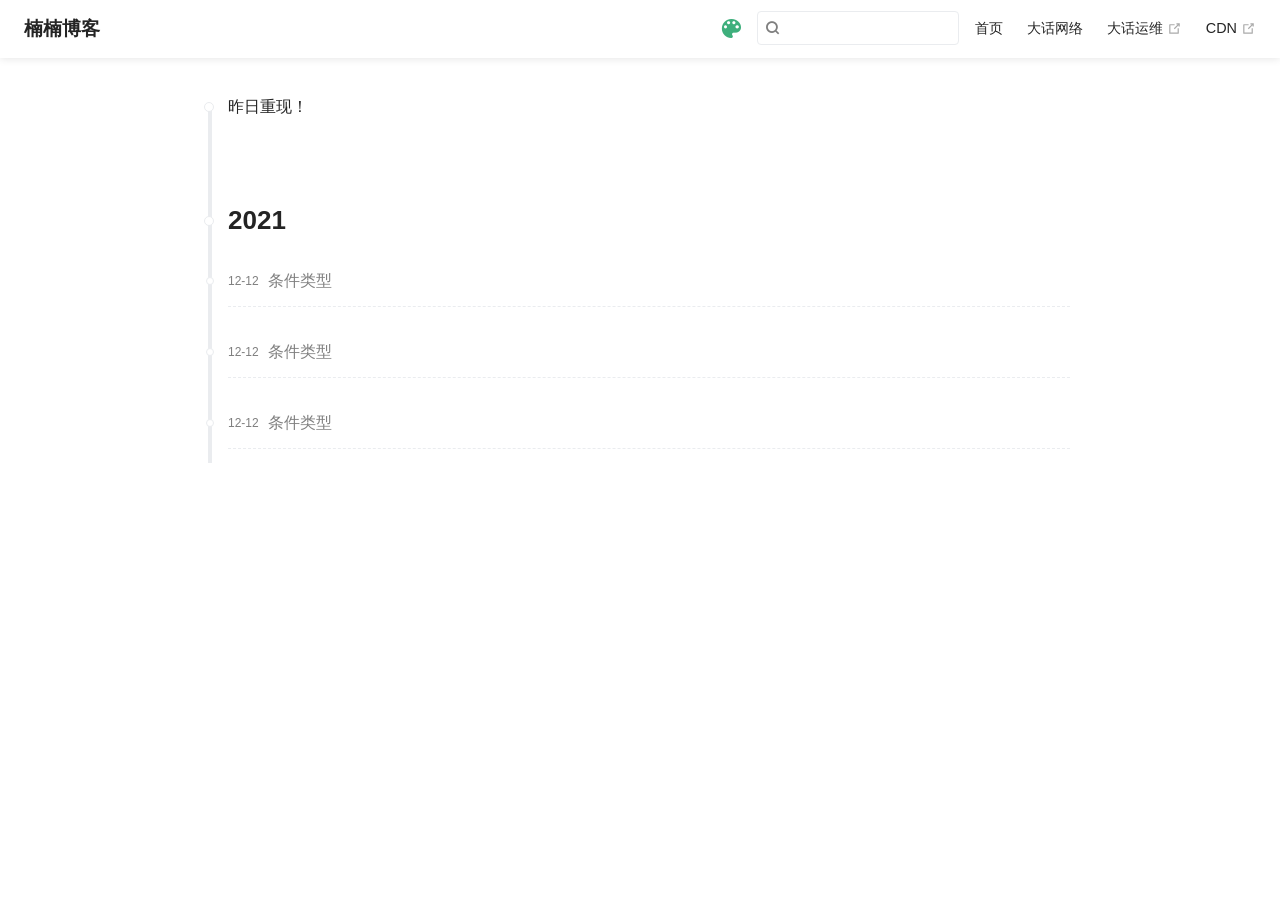
<file: timeline/index.html>
<!DOCTYPE html>
<html lang="zh-CN">
  <head>
    <meta charset="utf-8">
    <meta name="viewport" content="width=device-width,initial-scale=1">
    <title>Timeline | 楠楠博客</title>
    <meta name="generator" content="VuePress 1.9.7">
    
    <meta name="description" content="楠楠博客杂谈">
    
    <link rel="preload" href="/assets/css/0.styles.d9bd8e31.css" as="style"><link rel="preload" href="/assets/js/app.ad8fe5e4.js" as="script"><link rel="preload" href="/assets/js/8.450546d0.js" as="script"><link rel="preload" href="/assets/js/1.18f27e55.js" as="script"><link rel="prefetch" href="/assets/js/10.84e1e73e.js"><link rel="prefetch" href="/assets/js/11.34e6514e.js"><link rel="prefetch" href="/assets/js/12.f56f7eab.js"><link rel="prefetch" href="/assets/js/13.660fd676.js"><link rel="prefetch" href="/assets/js/14.c72bf0f1.js"><link rel="prefetch" href="/assets/js/3.3f2e05b7.js"><link rel="prefetch" href="/assets/js/4.58cace82.js"><link rel="prefetch" href="/assets/js/5.04294f9f.js"><link rel="prefetch" href="/assets/js/6.dce84a57.js"><link rel="prefetch" href="/assets/js/7.376b82e7.js"><link rel="prefetch" href="/assets/js/9.0d9c563e.js">
    <link rel="stylesheet" href="/assets/css/0.styles.d9bd8e31.css">
  </head>
  <body>
    <div id="app" data-server-rendered="true"><div class="theme-container timeline-wrapper no-sidebar" data-v-5bb33761 data-v-5920e741><div data-v-5bb33761><div class="password-shadow password-wrapper-out" style="display:none;" data-v-59e6cb88 data-v-5bb33761 data-v-5bb33761><h3 class="title" data-v-59e6cb88>楠楠博客</h3> <p class="description" data-v-59e6cb88>楠楠博客杂谈</p> <label id="box" class="inputBox" data-v-59e6cb88><input type="password" value="" data-v-59e6cb88> <span data-v-59e6cb88>Konck! Knock!</span> <button data-v-59e6cb88>OK</button></label> <div class="footer" data-v-59e6cb88><span data-v-59e6cb88><i class="iconfont reco-theme" data-v-59e6cb88></i> <a target="blank" href="https://vuepress-theme-reco.recoluan.com" data-v-59e6cb88>vuePress-theme-reco</a></span> <span data-v-59e6cb88><i class="iconfont reco-copyright" data-v-59e6cb88></i> <a data-v-59e6cb88><!---->
          
        <!---->
        2022
      </a></span></div></div> <div class="hide" data-v-5bb33761><header class="navbar" data-v-5bb33761><div class="sidebar-button"><svg xmlns="http://www.w3.org/2000/svg" aria-hidden="true" role="img" viewBox="0 0 448 512" class="icon"><path fill="currentColor" d="M436 124H12c-6.627 0-12-5.373-12-12V80c0-6.627 5.373-12 12-12h424c6.627 0 12 5.373 12 12v32c0 6.627-5.373 12-12 12zm0 160H12c-6.627 0-12-5.373-12-12v-32c0-6.627 5.373-12 12-12h424c6.627 0 12 5.373 12 12v32c0 6.627-5.373 12-12 12zm0 160H12c-6.627 0-12-5.373-12-12v-32c0-6.627 5.373-12 12-12h424c6.627 0 12 5.373 12 12v32c0 6.627-5.373 12-12 12z"></path></svg></div> <a href="/" class="home-link router-link-active"><!----> <span class="site-name">楠楠博客</span></a> <div class="links"><div class="color-picker"><a class="color-button"><i class="iconfont reco-color"></i></a> <div class="color-picker-menu" style="display:none;"><div class="mode-options"><h4 class="title">Choose mode</h4> <ul class="color-mode-options"><li class="dark">dark</li><li class="auto active">auto</li><li class="light">light</li></ul></div></div></div> <div class="search-box"><i class="iconfont reco-search"></i> <input aria-label="Search" autocomplete="off" spellcheck="false" value=""> <!----></div> <nav class="nav-links can-hide"><div class="nav-item"><a href="/" class="nav-link"><i class="undefined"></i>
  首页
</a></div><div class="nav-item"><a href="/guide/" class="nav-link"><i class="undefined"></i>
  大话网络
</a></div><div class="nav-item"><a href="https://google.com" target="_blank" rel="noopener noreferrer" class="nav-link external"><i class="undefined"></i>
  大话运维
  <span><svg xmlns="http://www.w3.org/2000/svg" aria-hidden="true" focusable="false" x="0px" y="0px" viewBox="0 0 100 100" width="15" height="15" class="icon outbound"><path fill="currentColor" d="M18.8,85.1h56l0,0c2.2,0,4-1.8,4-4v-32h-8v28h-48v-48h28v-8h-32l0,0c-2.2,0-4,1.8-4,4v56C14.8,83.3,16.6,85.1,18.8,85.1z"></path> <polygon fill="currentColor" points="45.7,48.7 51.3,54.3 77.2,28.5 77.2,37.2 85.2,37.2 85.2,14.9 62.8,14.9 62.8,22.9 71.5,22.9"></polygon></svg> <span class="sr-only">(opens new window)</span></span></a></div><div class="nav-item"><a href="https://google.com" target="_blank" rel="noopener noreferrer" class="nav-link external"><i class="undefined"></i>
  CDN
  <span><svg xmlns="http://www.w3.org/2000/svg" aria-hidden="true" focusable="false" x="0px" y="0px" viewBox="0 0 100 100" width="15" height="15" class="icon outbound"><path fill="currentColor" d="M18.8,85.1h56l0,0c2.2,0,4-1.8,4-4v-32h-8v28h-48v-48h28v-8h-32l0,0c-2.2,0-4,1.8-4,4v56C14.8,83.3,16.6,85.1,18.8,85.1z"></path> <polygon fill="currentColor" points="45.7,48.7 51.3,54.3 77.2,28.5 77.2,37.2 85.2,37.2 85.2,14.9 62.8,14.9 62.8,22.9 71.5,22.9"></polygon></svg> <span class="sr-only">(opens new window)</span></span></a></div> <!----></nav></div></header> <div class="sidebar-mask" data-v-5bb33761></div> <aside class="sidebar" data-v-5bb33761><div class="personal-info-wrapper" data-v-1fad0c41 data-v-5bb33761><!----> <!----> <div class="num" data-v-1fad0c41><div data-v-1fad0c41><h3 data-v-1fad0c41>4</h3> <h6 data-v-1fad0c41>文章</h6></div> <div data-v-1fad0c41><h3 data-v-1fad0c41>0</h3> <h6 data-v-1fad0c41>标签</h6></div></div> <ul class="social-links" data-v-1fad0c41></ul> <hr data-v-1fad0c41></div> <nav class="nav-links"><div class="nav-item"><a href="/" class="nav-link"><i class="undefined"></i>
  首页
</a></div><div class="nav-item"><a href="/guide/" class="nav-link"><i class="undefined"></i>
  大话网络
</a></div><div class="nav-item"><a href="https://google.com" target="_blank" rel="noopener noreferrer" class="nav-link external"><i class="undefined"></i>
  大话运维
  <span><svg xmlns="http://www.w3.org/2000/svg" aria-hidden="true" focusable="false" x="0px" y="0px" viewBox="0 0 100 100" width="15" height="15" class="icon outbound"><path fill="currentColor" d="M18.8,85.1h56l0,0c2.2,0,4-1.8,4-4v-32h-8v28h-48v-48h28v-8h-32l0,0c-2.2,0-4,1.8-4,4v56C14.8,83.3,16.6,85.1,18.8,85.1z"></path> <polygon fill="currentColor" points="45.7,48.7 51.3,54.3 77.2,28.5 77.2,37.2 85.2,37.2 85.2,14.9 62.8,14.9 62.8,22.9 71.5,22.9"></polygon></svg> <span class="sr-only">(opens new window)</span></span></a></div><div class="nav-item"><a href="https://google.com" target="_blank" rel="noopener noreferrer" class="nav-link external"><i class="undefined"></i>
  CDN
  <span><svg xmlns="http://www.w3.org/2000/svg" aria-hidden="true" focusable="false" x="0px" y="0px" viewBox="0 0 100 100" width="15" height="15" class="icon outbound"><path fill="currentColor" d="M18.8,85.1h56l0,0c2.2,0,4-1.8,4-4v-32h-8v28h-48v-48h28v-8h-32l0,0c-2.2,0-4,1.8-4,4v56C14.8,83.3,16.6,85.1,18.8,85.1z"></path> <polygon fill="currentColor" points="45.7,48.7 51.3,54.3 77.2,28.5 77.2,37.2 85.2,37.2 85.2,14.9 62.8,14.9 62.8,22.9 71.5,22.9"></polygon></svg> <span class="sr-only">(opens new window)</span></span></a></div> <!----></nav> <!----> </aside> <div class="password-shadow password-wrapper-in" style="display:none;" data-v-59e6cb88 data-v-5bb33761><h3 class="title" data-v-59e6cb88>Timeline</h3> <!----> <label id="box" class="inputBox" data-v-59e6cb88><input type="password" value="" data-v-59e6cb88> <span data-v-59e6cb88>Konck! Knock!</span> <button data-v-59e6cb88>OK</button></label> <div class="footer" data-v-59e6cb88><span data-v-59e6cb88><i class="iconfont reco-theme" data-v-59e6cb88></i> <a target="blank" href="https://vuepress-theme-reco.recoluan.com" data-v-59e6cb88>vuePress-theme-reco</a></span> <span data-v-59e6cb88><i class="iconfont reco-copyright" data-v-59e6cb88></i> <a data-v-59e6cb88><!---->
          
        <!---->
        2022
      </a></span></div></div> <div data-v-5bb33761><ul class="timeline-content" data-v-5bb33761 data-v-5920e741><li class="desc" data-v-5920e741 data-v-5920e741>昨日重现！</li> <li data-v-5920e741 data-v-5920e741><h3 class="year" data-v-5920e741>2021</h3> <ul class="year-wrapper" data-v-5920e741><li data-v-5920e741><span class="date" data-v-5920e741>12-12</span> <span class="title" data-v-5920e741>条件类型</span></li><li data-v-5920e741><span class="date" data-v-5920e741>12-12</span> <span class="title" data-v-5920e741>条件类型</span></li><li data-v-5920e741><span class="date" data-v-5920e741>12-12</span> <span class="title" data-v-5920e741>条件类型</span></li></ul></li></ul></div></div></div></div><div class="global-ui"><div class="back-to-ceiling" style="right:1rem;bottom:6rem;width:2.5rem;height:2.5rem;border-radius:.25rem;line-height:2.5rem;display:none;" data-v-c6073ba8 data-v-c6073ba8><svg t="1574745035067" viewBox="0 0 1024 1024" version="1.1" xmlns="http://www.w3.org/2000/svg" p-id="5404" class="icon" data-v-c6073ba8><path d="M526.60727968 10.90185116a27.675 27.675 0 0 0-29.21455937 0c-131.36607665 82.28402758-218.69155461 228.01873535-218.69155402 394.07834331a462.20625001 462.20625001 0 0 0 5.36959153 69.94390903c1.00431239 6.55289093-0.34802892 13.13561351-3.76865779 18.80351572-32.63518765 54.11355614-51.75690182 118.55860487-51.7569018 187.94566865a371.06718723 371.06718723 0 0 0 11.50484808 91.98906777c6.53300375 25.50556257 41.68394495 28.14064038 52.69160883 4.22606766 17.37162448-37.73630017 42.14135425-72.50938081 72.80769204-103.21549295 2.18761121 3.04276886 4.15646224 6.24463696 6.40373557 9.22774369a1871.4375 1871.4375 0 0 0 140.04691725 5.34970492 1866.36093723 1866.36093723 0 0 0 140.04691723-5.34970492c2.24727335-2.98310674 4.21612437-6.18497483 6.3937923-9.2178004 30.66633723 30.70611158 55.4360664 65.4791928 72.80769147 103.21549355 11.00766384 23.91457269 46.15860503 21.27949489 52.69160879-4.22606768a371.15156223 371.15156223 0 0 0 11.514792-91.99901164c0-69.36717486-19.13165746-133.82216804-51.75690182-187.92578088-3.42062944-5.66790279-4.76302748-12.26056868-3.76865837-18.80351632a462.20625001 462.20625001 0 0 0 5.36959269-69.943909c-0.00994388-166.08943902-87.32547796-311.81420293-218.6915546-394.09823051zM605.93803103 357.87693858a93.93749974 93.93749974 0 1 1-187.89594924 6.1e-7 93.93749974 93.93749974 0 0 1 187.89594924-6.1e-7z" p-id="5405" data-v-c6073ba8></path><path d="M429.50777625 765.63860547C429.50777625 803.39355007 466.44236686 1000.39046097 512.00932183 1000.39046097c45.56695499 0 82.4922232-197.00623328 82.5015456-234.7518555 0-37.75494459-36.9345906-68.35043303-82.4922232-68.34111062-45.57627738-0.00932239-82.52019037 30.59548842-82.51086798 68.34111062z" p-id="5406" data-v-c6073ba8></path></svg></div></div></div>
    <script src="/assets/js/app.ad8fe5e4.js" defer></script><script src="/assets/js/8.450546d0.js" defer></script><script src="/assets/js/1.18f27e55.js" defer></script>
  </body>
</html>
</file>
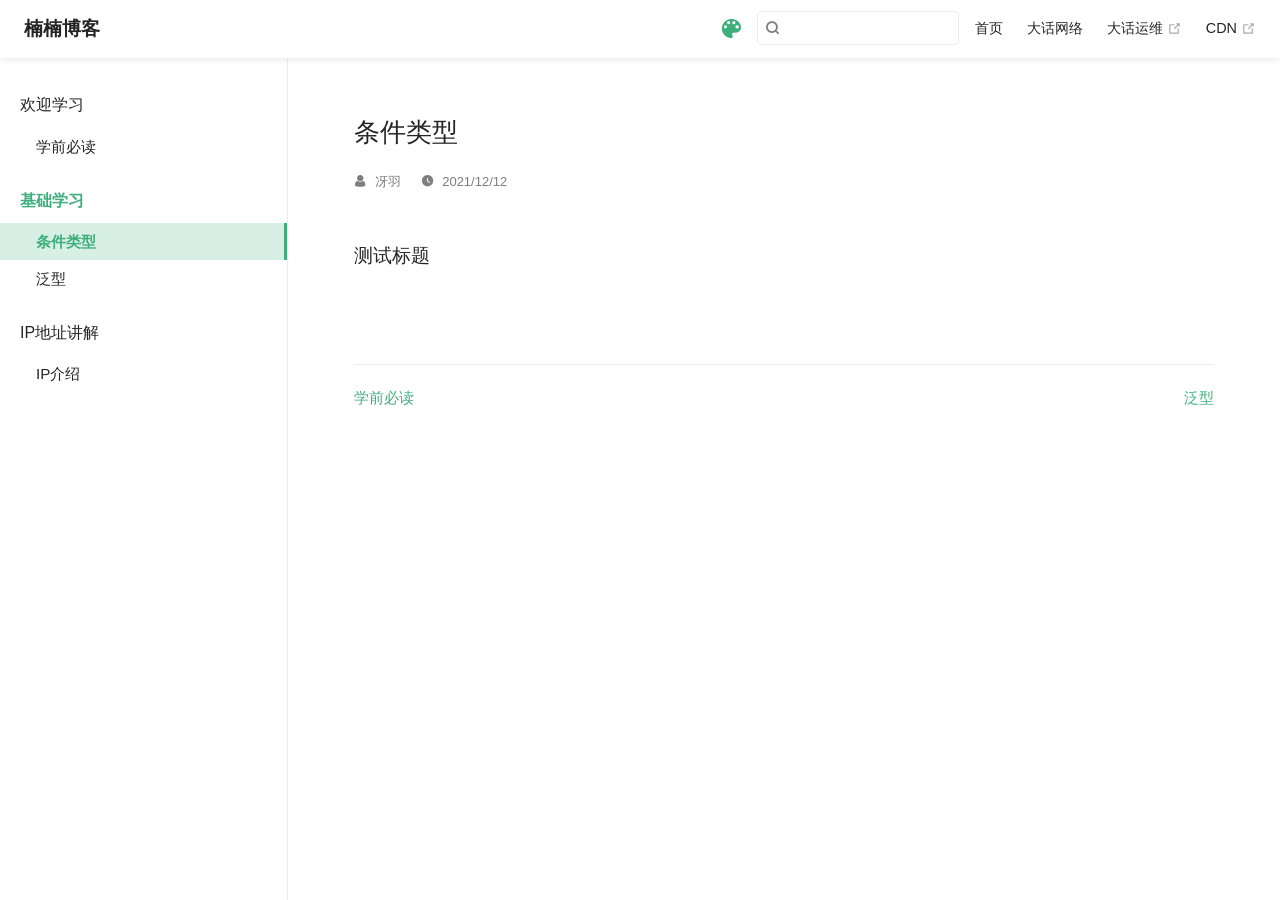
<file: linux/ConditionalTypes.html>
<!DOCTYPE html>
<html lang="zh-CN">
  <head>
    <meta charset="utf-8">
    <meta name="viewport" content="width=device-width,initial-scale=1">
    <title>条件类型 | 楠楠博客</title>
    <meta name="generator" content="VuePress 1.9.7">
    
    <meta name="description" content="楠楠博客杂谈">
    
    <link rel="preload" href="/assets/css/0.styles.d9bd8e31.css" as="style"><link rel="preload" href="/assets/js/app.ad8fe5e4.js" as="script"><link rel="preload" href="/assets/js/3.3f2e05b7.js" as="script"><link rel="preload" href="/assets/js/1.18f27e55.js" as="script"><link rel="preload" href="/assets/js/12.f56f7eab.js" as="script"><link rel="prefetch" href="/assets/js/10.84e1e73e.js"><link rel="prefetch" href="/assets/js/11.34e6514e.js"><link rel="prefetch" href="/assets/js/13.660fd676.js"><link rel="prefetch" href="/assets/js/14.c72bf0f1.js"><link rel="prefetch" href="/assets/js/4.58cace82.js"><link rel="prefetch" href="/assets/js/5.04294f9f.js"><link rel="prefetch" href="/assets/js/6.dce84a57.js"><link rel="prefetch" href="/assets/js/7.376b82e7.js"><link rel="prefetch" href="/assets/js/8.450546d0.js"><link rel="prefetch" href="/assets/js/9.0d9c563e.js">
    <link rel="stylesheet" href="/assets/css/0.styles.d9bd8e31.css">
  </head>
  <body>
    <div id="app" data-server-rendered="true"><div class="theme-container" data-v-5bb33761><div data-v-5bb33761><div class="password-shadow password-wrapper-out" style="display:none;" data-v-59e6cb88 data-v-5bb33761 data-v-5bb33761><h3 class="title" data-v-59e6cb88>楠楠博客</h3> <p class="description" data-v-59e6cb88>楠楠博客杂谈</p> <label id="box" class="inputBox" data-v-59e6cb88><input type="password" value="" data-v-59e6cb88> <span data-v-59e6cb88>Konck! Knock!</span> <button data-v-59e6cb88>OK</button></label> <div class="footer" data-v-59e6cb88><span data-v-59e6cb88><i class="iconfont reco-theme" data-v-59e6cb88></i> <a target="blank" href="https://vuepress-theme-reco.recoluan.com" data-v-59e6cb88>vuePress-theme-reco</a></span> <span data-v-59e6cb88><i class="iconfont reco-copyright" data-v-59e6cb88></i> <a data-v-59e6cb88><!---->
          
        <!---->
        2022
      </a></span></div></div> <div class="hide" data-v-5bb33761><header class="navbar" data-v-5bb33761><div class="sidebar-button"><svg xmlns="http://www.w3.org/2000/svg" aria-hidden="true" role="img" viewBox="0 0 448 512" class="icon"><path fill="currentColor" d="M436 124H12c-6.627 0-12-5.373-12-12V80c0-6.627 5.373-12 12-12h424c6.627 0 12 5.373 12 12v32c0 6.627-5.373 12-12 12zm0 160H12c-6.627 0-12-5.373-12-12v-32c0-6.627 5.373-12 12-12h424c6.627 0 12 5.373 12 12v32c0 6.627-5.373 12-12 12zm0 160H12c-6.627 0-12-5.373-12-12v-32c0-6.627 5.373-12 12-12h424c6.627 0 12 5.373 12 12v32c0 6.627-5.373 12-12 12z"></path></svg></div> <a href="/" class="home-link router-link-active"><!----> <span class="site-name">楠楠博客</span></a> <div class="links"><div class="color-picker"><a class="color-button"><i class="iconfont reco-color"></i></a> <div class="color-picker-menu" style="display:none;"><div class="mode-options"><h4 class="title">Choose mode</h4> <ul class="color-mode-options"><li class="dark">dark</li><li class="auto active">auto</li><li class="light">light</li></ul></div></div></div> <div class="search-box"><i class="iconfont reco-search"></i> <input aria-label="Search" autocomplete="off" spellcheck="false" value=""> <!----></div> <nav class="nav-links can-hide"><div class="nav-item"><a href="/" class="nav-link"><i class="undefined"></i>
  首页
</a></div><div class="nav-item"><a href="/guide/" class="nav-link"><i class="undefined"></i>
  大话网络
</a></div><div class="nav-item"><a href="https://google.com" target="_blank" rel="noopener noreferrer" class="nav-link external"><i class="undefined"></i>
  大话运维
  <span><svg xmlns="http://www.w3.org/2000/svg" aria-hidden="true" focusable="false" x="0px" y="0px" viewBox="0 0 100 100" width="15" height="15" class="icon outbound"><path fill="currentColor" d="M18.8,85.1h56l0,0c2.2,0,4-1.8,4-4v-32h-8v28h-48v-48h28v-8h-32l0,0c-2.2,0-4,1.8-4,4v56C14.8,83.3,16.6,85.1,18.8,85.1z"></path> <polygon fill="currentColor" points="45.7,48.7 51.3,54.3 77.2,28.5 77.2,37.2 85.2,37.2 85.2,14.9 62.8,14.9 62.8,22.9 71.5,22.9"></polygon></svg> <span class="sr-only">(opens new window)</span></span></a></div><div class="nav-item"><a href="https://google.com" target="_blank" rel="noopener noreferrer" class="nav-link external"><i class="undefined"></i>
  CDN
  <span><svg xmlns="http://www.w3.org/2000/svg" aria-hidden="true" focusable="false" x="0px" y="0px" viewBox="0 0 100 100" width="15" height="15" class="icon outbound"><path fill="currentColor" d="M18.8,85.1h56l0,0c2.2,0,4-1.8,4-4v-32h-8v28h-48v-48h28v-8h-32l0,0c-2.2,0-4,1.8-4,4v56C14.8,83.3,16.6,85.1,18.8,85.1z"></path> <polygon fill="currentColor" points="45.7,48.7 51.3,54.3 77.2,28.5 77.2,37.2 85.2,37.2 85.2,14.9 62.8,14.9 62.8,22.9 71.5,22.9"></polygon></svg> <span class="sr-only">(opens new window)</span></span></a></div> <!----></nav></div></header> <div class="sidebar-mask" data-v-5bb33761></div> <aside class="sidebar" data-v-5bb33761><div class="personal-info-wrapper" data-v-1fad0c41 data-v-5bb33761><!----> <!----> <div class="num" data-v-1fad0c41><div data-v-1fad0c41><h3 data-v-1fad0c41>4</h3> <h6 data-v-1fad0c41>文章</h6></div> <div data-v-1fad0c41><h3 data-v-1fad0c41>0</h3> <h6 data-v-1fad0c41>标签</h6></div></div> <ul class="social-links" data-v-1fad0c41></ul> <hr data-v-1fad0c41></div> <nav class="nav-links"><div class="nav-item"><a href="/" class="nav-link"><i class="undefined"></i>
  首页
</a></div><div class="nav-item"><a href="/guide/" class="nav-link"><i class="undefined"></i>
  大话网络
</a></div><div class="nav-item"><a href="https://google.com" target="_blank" rel="noopener noreferrer" class="nav-link external"><i class="undefined"></i>
  大话运维
  <span><svg xmlns="http://www.w3.org/2000/svg" aria-hidden="true" focusable="false" x="0px" y="0px" viewBox="0 0 100 100" width="15" height="15" class="icon outbound"><path fill="currentColor" d="M18.8,85.1h56l0,0c2.2,0,4-1.8,4-4v-32h-8v28h-48v-48h28v-8h-32l0,0c-2.2,0-4,1.8-4,4v56C14.8,83.3,16.6,85.1,18.8,85.1z"></path> <polygon fill="currentColor" points="45.7,48.7 51.3,54.3 77.2,28.5 77.2,37.2 85.2,37.2 85.2,14.9 62.8,14.9 62.8,22.9 71.5,22.9"></polygon></svg> <span class="sr-only">(opens new window)</span></span></a></div><div class="nav-item"><a href="https://google.com" target="_blank" rel="noopener noreferrer" class="nav-link external"><i class="undefined"></i>
  CDN
  <span><svg xmlns="http://www.w3.org/2000/svg" aria-hidden="true" focusable="false" x="0px" y="0px" viewBox="0 0 100 100" width="15" height="15" class="icon outbound"><path fill="currentColor" d="M18.8,85.1h56l0,0c2.2,0,4-1.8,4-4v-32h-8v28h-48v-48h28v-8h-32l0,0c-2.2,0-4,1.8-4,4v56C14.8,83.3,16.6,85.1,18.8,85.1z"></path> <polygon fill="currentColor" points="45.7,48.7 51.3,54.3 77.2,28.5 77.2,37.2 85.2,37.2 85.2,14.9 62.8,14.9 62.8,22.9 71.5,22.9"></polygon></svg> <span class="sr-only">(opens new window)</span></span></a></div> <!----></nav> <ul class="sidebar-links"><li><section class="sidebar-group depth-0"><a href="/" class="sidebar-heading clickable router-link-active"><span>欢迎学习</span> <!----></a> <ul class="sidebar-links sidebar-group-items"><li><a href="/" aria-current="page" class="sidebar-link">学前必读</a></li></ul></section></li><li><section class="sidebar-group depth-0"><a href="/linux/ConditionalTypes" class="sidebar-heading clickable open active"><span>基础学习</span> <!----></a> <ul class="sidebar-links sidebar-group-items"><li><a href="/linux/ConditionalTypes.html" aria-current="page" class="active sidebar-link">条件类型</a></li><li><a href="/linux/Generics.html" class="sidebar-link">泛型</a></li></ul></section></li><li><section class="sidebar-group depth-0"><a href="/network/ip" class="sidebar-heading clickable"><span>IP地址讲解</span> <!----></a> <ul class="sidebar-links sidebar-group-items"><li><a href="/network/ip.html" class="sidebar-link">IP介绍</a></li></ul></section></li></ul> </aside> <div class="password-shadow password-wrapper-in" style="display:none;" data-v-59e6cb88 data-v-5bb33761><h3 class="title" data-v-59e6cb88>条件类型</h3> <!----> <label id="box" class="inputBox" data-v-59e6cb88><input type="password" value="" data-v-59e6cb88> <span data-v-59e6cb88>Konck! Knock!</span> <button data-v-59e6cb88>OK</button></label> <div class="footer" data-v-59e6cb88><span data-v-59e6cb88><i class="iconfont reco-theme" data-v-59e6cb88></i> <a target="blank" href="https://vuepress-theme-reco.recoluan.com" data-v-59e6cb88>vuePress-theme-reco</a></span> <span data-v-59e6cb88><i class="iconfont reco-copyright" data-v-59e6cb88></i> <a data-v-59e6cb88><!---->
          
        <!---->
        2022
      </a></span></div></div> <div data-v-5bb33761><div data-v-5bb33761><main class="page" style="padding-right:0;"><section style="display:;"><div class="page-title"><h1 class="title">条件类型</h1> <div data-v-8a445198><i class="iconfont reco-account" data-v-8a445198><span data-v-8a445198>冴羽</span></i> <i class="iconfont reco-date" data-v-8a445198><span data-v-8a445198>2021/12/12</span></i> <!----> <!----></div></div> <div class="theme-reco-content content__default"><h3 id="测试标题"><a href="#测试标题" class="header-anchor">#</a> 测试标题</h3></div></section> <footer class="page-edit"><!----> <!----></footer> <div class="page-nav"><p class="inner"><span class="prev"><a href="/" class="prev router-link-active">
          学前必读
        </a></span> <span class="next"><a href="/linux/Generics.html">
          泛型
        </a></span></p></div> <div class="comments-wrapper"><!----></div> <ul class="side-bar sub-sidebar-wrapper" style="width:0;" data-v-ac050c62></ul></main></div> <!----></div></div></div></div><div class="global-ui"><div class="back-to-ceiling" style="right:1rem;bottom:6rem;width:2.5rem;height:2.5rem;border-radius:.25rem;line-height:2.5rem;display:none;" data-v-c6073ba8 data-v-c6073ba8><svg t="1574745035067" viewBox="0 0 1024 1024" version="1.1" xmlns="http://www.w3.org/2000/svg" p-id="5404" class="icon" data-v-c6073ba8><path d="M526.60727968 10.90185116a27.675 27.675 0 0 0-29.21455937 0c-131.36607665 82.28402758-218.69155461 228.01873535-218.69155402 394.07834331a462.20625001 462.20625001 0 0 0 5.36959153 69.94390903c1.00431239 6.55289093-0.34802892 13.13561351-3.76865779 18.80351572-32.63518765 54.11355614-51.75690182 118.55860487-51.7569018 187.94566865a371.06718723 371.06718723 0 0 0 11.50484808 91.98906777c6.53300375 25.50556257 41.68394495 28.14064038 52.69160883 4.22606766 17.37162448-37.73630017 42.14135425-72.50938081 72.80769204-103.21549295 2.18761121 3.04276886 4.15646224 6.24463696 6.40373557 9.22774369a1871.4375 1871.4375 0 0 0 140.04691725 5.34970492 1866.36093723 1866.36093723 0 0 0 140.04691723-5.34970492c2.24727335-2.98310674 4.21612437-6.18497483 6.3937923-9.2178004 30.66633723 30.70611158 55.4360664 65.4791928 72.80769147 103.21549355 11.00766384 23.91457269 46.15860503 21.27949489 52.69160879-4.22606768a371.15156223 371.15156223 0 0 0 11.514792-91.99901164c0-69.36717486-19.13165746-133.82216804-51.75690182-187.92578088-3.42062944-5.66790279-4.76302748-12.26056868-3.76865837-18.80351632a462.20625001 462.20625001 0 0 0 5.36959269-69.943909c-0.00994388-166.08943902-87.32547796-311.81420293-218.6915546-394.09823051zM605.93803103 357.87693858a93.93749974 93.93749974 0 1 1-187.89594924 6.1e-7 93.93749974 93.93749974 0 0 1 187.89594924-6.1e-7z" p-id="5405" data-v-c6073ba8></path><path d="M429.50777625 765.63860547C429.50777625 803.39355007 466.44236686 1000.39046097 512.00932183 1000.39046097c45.56695499 0 82.4922232-197.00623328 82.5015456-234.7518555 0-37.75494459-36.9345906-68.35043303-82.4922232-68.34111062-45.57627738-0.00932239-82.52019037 30.59548842-82.51086798 68.34111062z" p-id="5406" data-v-c6073ba8></path></svg></div></div></div>
    <script src="/assets/js/app.ad8fe5e4.js" defer></script><script src="/assets/js/3.3f2e05b7.js" defer></script><script src="/assets/js/1.18f27e55.js" defer></script><script src="/assets/js/12.f56f7eab.js" defer></script>
  </body>
</html>
</file>
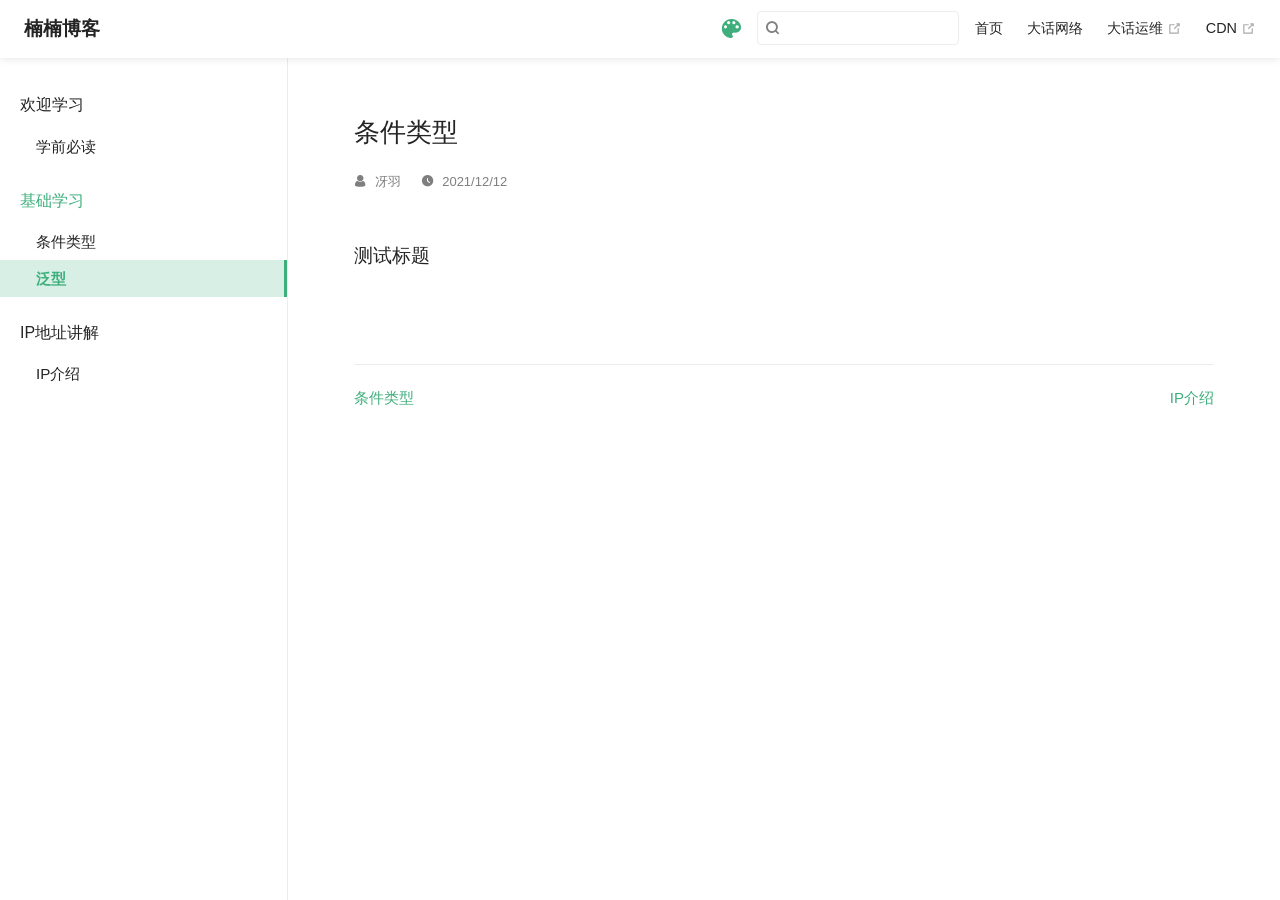
<file: linux/Generics.html>
<!DOCTYPE html>
<html lang="zh-CN">
  <head>
    <meta charset="utf-8">
    <meta name="viewport" content="width=device-width,initial-scale=1">
    <title>条件类型 | 楠楠博客</title>
    <meta name="generator" content="VuePress 1.9.7">
    
    <meta name="description" content="楠楠博客杂谈">
    
    <link rel="preload" href="/assets/css/0.styles.d9bd8e31.css" as="style"><link rel="preload" href="/assets/js/app.ad8fe5e4.js" as="script"><link rel="preload" href="/assets/js/3.3f2e05b7.js" as="script"><link rel="preload" href="/assets/js/1.18f27e55.js" as="script"><link rel="preload" href="/assets/js/13.660fd676.js" as="script"><link rel="prefetch" href="/assets/js/10.84e1e73e.js"><link rel="prefetch" href="/assets/js/11.34e6514e.js"><link rel="prefetch" href="/assets/js/12.f56f7eab.js"><link rel="prefetch" href="/assets/js/14.c72bf0f1.js"><link rel="prefetch" href="/assets/js/4.58cace82.js"><link rel="prefetch" href="/assets/js/5.04294f9f.js"><link rel="prefetch" href="/assets/js/6.dce84a57.js"><link rel="prefetch" href="/assets/js/7.376b82e7.js"><link rel="prefetch" href="/assets/js/8.450546d0.js"><link rel="prefetch" href="/assets/js/9.0d9c563e.js">
    <link rel="stylesheet" href="/assets/css/0.styles.d9bd8e31.css">
  </head>
  <body>
    <div id="app" data-server-rendered="true"><div class="theme-container" data-v-5bb33761><div data-v-5bb33761><div class="password-shadow password-wrapper-out" style="display:none;" data-v-59e6cb88 data-v-5bb33761 data-v-5bb33761><h3 class="title" data-v-59e6cb88>楠楠博客</h3> <p class="description" data-v-59e6cb88>楠楠博客杂谈</p> <label id="box" class="inputBox" data-v-59e6cb88><input type="password" value="" data-v-59e6cb88> <span data-v-59e6cb88>Konck! Knock!</span> <button data-v-59e6cb88>OK</button></label> <div class="footer" data-v-59e6cb88><span data-v-59e6cb88><i class="iconfont reco-theme" data-v-59e6cb88></i> <a target="blank" href="https://vuepress-theme-reco.recoluan.com" data-v-59e6cb88>vuePress-theme-reco</a></span> <span data-v-59e6cb88><i class="iconfont reco-copyright" data-v-59e6cb88></i> <a data-v-59e6cb88><!---->
          
        <!---->
        2022
      </a></span></div></div> <div class="hide" data-v-5bb33761><header class="navbar" data-v-5bb33761><div class="sidebar-button"><svg xmlns="http://www.w3.org/2000/svg" aria-hidden="true" role="img" viewBox="0 0 448 512" class="icon"><path fill="currentColor" d="M436 124H12c-6.627 0-12-5.373-12-12V80c0-6.627 5.373-12 12-12h424c6.627 0 12 5.373 12 12v32c0 6.627-5.373 12-12 12zm0 160H12c-6.627 0-12-5.373-12-12v-32c0-6.627 5.373-12 12-12h424c6.627 0 12 5.373 12 12v32c0 6.627-5.373 12-12 12zm0 160H12c-6.627 0-12-5.373-12-12v-32c0-6.627 5.373-12 12-12h424c6.627 0 12 5.373 12 12v32c0 6.627-5.373 12-12 12z"></path></svg></div> <a href="/" class="home-link router-link-active"><!----> <span class="site-name">楠楠博客</span></a> <div class="links"><div class="color-picker"><a class="color-button"><i class="iconfont reco-color"></i></a> <div class="color-picker-menu" style="display:none;"><div class="mode-options"><h4 class="title">Choose mode</h4> <ul class="color-mode-options"><li class="dark">dark</li><li class="auto active">auto</li><li class="light">light</li></ul></div></div></div> <div class="search-box"><i class="iconfont reco-search"></i> <input aria-label="Search" autocomplete="off" spellcheck="false" value=""> <!----></div> <nav class="nav-links can-hide"><div class="nav-item"><a href="/" class="nav-link"><i class="undefined"></i>
  首页
</a></div><div class="nav-item"><a href="/guide/" class="nav-link"><i class="undefined"></i>
  大话网络
</a></div><div class="nav-item"><a href="https://google.com" target="_blank" rel="noopener noreferrer" class="nav-link external"><i class="undefined"></i>
  大话运维
  <span><svg xmlns="http://www.w3.org/2000/svg" aria-hidden="true" focusable="false" x="0px" y="0px" viewBox="0 0 100 100" width="15" height="15" class="icon outbound"><path fill="currentColor" d="M18.8,85.1h56l0,0c2.2,0,4-1.8,4-4v-32h-8v28h-48v-48h28v-8h-32l0,0c-2.2,0-4,1.8-4,4v56C14.8,83.3,16.6,85.1,18.8,85.1z"></path> <polygon fill="currentColor" points="45.7,48.7 51.3,54.3 77.2,28.5 77.2,37.2 85.2,37.2 85.2,14.9 62.8,14.9 62.8,22.9 71.5,22.9"></polygon></svg> <span class="sr-only">(opens new window)</span></span></a></div><div class="nav-item"><a href="https://google.com" target="_blank" rel="noopener noreferrer" class="nav-link external"><i class="undefined"></i>
  CDN
  <span><svg xmlns="http://www.w3.org/2000/svg" aria-hidden="true" focusable="false" x="0px" y="0px" viewBox="0 0 100 100" width="15" height="15" class="icon outbound"><path fill="currentColor" d="M18.8,85.1h56l0,0c2.2,0,4-1.8,4-4v-32h-8v28h-48v-48h28v-8h-32l0,0c-2.2,0-4,1.8-4,4v56C14.8,83.3,16.6,85.1,18.8,85.1z"></path> <polygon fill="currentColor" points="45.7,48.7 51.3,54.3 77.2,28.5 77.2,37.2 85.2,37.2 85.2,14.9 62.8,14.9 62.8,22.9 71.5,22.9"></polygon></svg> <span class="sr-only">(opens new window)</span></span></a></div> <!----></nav></div></header> <div class="sidebar-mask" data-v-5bb33761></div> <aside class="sidebar" data-v-5bb33761><div class="personal-info-wrapper" data-v-1fad0c41 data-v-5bb33761><!----> <!----> <div class="num" data-v-1fad0c41><div data-v-1fad0c41><h3 data-v-1fad0c41>4</h3> <h6 data-v-1fad0c41>文章</h6></div> <div data-v-1fad0c41><h3 data-v-1fad0c41>0</h3> <h6 data-v-1fad0c41>标签</h6></div></div> <ul class="social-links" data-v-1fad0c41></ul> <hr data-v-1fad0c41></div> <nav class="nav-links"><div class="nav-item"><a href="/" class="nav-link"><i class="undefined"></i>
  首页
</a></div><div class="nav-item"><a href="/guide/" class="nav-link"><i class="undefined"></i>
  大话网络
</a></div><div class="nav-item"><a href="https://google.com" target="_blank" rel="noopener noreferrer" class="nav-link external"><i class="undefined"></i>
  大话运维
  <span><svg xmlns="http://www.w3.org/2000/svg" aria-hidden="true" focusable="false" x="0px" y="0px" viewBox="0 0 100 100" width="15" height="15" class="icon outbound"><path fill="currentColor" d="M18.8,85.1h56l0,0c2.2,0,4-1.8,4-4v-32h-8v28h-48v-48h28v-8h-32l0,0c-2.2,0-4,1.8-4,4v56C14.8,83.3,16.6,85.1,18.8,85.1z"></path> <polygon fill="currentColor" points="45.7,48.7 51.3,54.3 77.2,28.5 77.2,37.2 85.2,37.2 85.2,14.9 62.8,14.9 62.8,22.9 71.5,22.9"></polygon></svg> <span class="sr-only">(opens new window)</span></span></a></div><div class="nav-item"><a href="https://google.com" target="_blank" rel="noopener noreferrer" class="nav-link external"><i class="undefined"></i>
  CDN
  <span><svg xmlns="http://www.w3.org/2000/svg" aria-hidden="true" focusable="false" x="0px" y="0px" viewBox="0 0 100 100" width="15" height="15" class="icon outbound"><path fill="currentColor" d="M18.8,85.1h56l0,0c2.2,0,4-1.8,4-4v-32h-8v28h-48v-48h28v-8h-32l0,0c-2.2,0-4,1.8-4,4v56C14.8,83.3,16.6,85.1,18.8,85.1z"></path> <polygon fill="currentColor" points="45.7,48.7 51.3,54.3 77.2,28.5 77.2,37.2 85.2,37.2 85.2,14.9 62.8,14.9 62.8,22.9 71.5,22.9"></polygon></svg> <span class="sr-only">(opens new window)</span></span></a></div> <!----></nav> <ul class="sidebar-links"><li><section class="sidebar-group depth-0"><a href="/" class="sidebar-heading clickable router-link-active"><span>欢迎学习</span> <!----></a> <ul class="sidebar-links sidebar-group-items"><li><a href="/" aria-current="page" class="sidebar-link">学前必读</a></li></ul></section></li><li><section class="sidebar-group depth-0"><a href="/linux/ConditionalTypes" class="sidebar-heading clickable open"><span>基础学习</span> <!----></a> <ul class="sidebar-links sidebar-group-items"><li><a href="/linux/ConditionalTypes.html" class="sidebar-link">条件类型</a></li><li><a href="/linux/Generics.html" aria-current="page" class="active sidebar-link">泛型</a></li></ul></section></li><li><section class="sidebar-group depth-0"><a href="/network/ip" class="sidebar-heading clickable"><span>IP地址讲解</span> <!----></a> <ul class="sidebar-links sidebar-group-items"><li><a href="/network/ip.html" class="sidebar-link">IP介绍</a></li></ul></section></li></ul> </aside> <div class="password-shadow password-wrapper-in" style="display:none;" data-v-59e6cb88 data-v-5bb33761><h3 class="title" data-v-59e6cb88>条件类型</h3> <!----> <label id="box" class="inputBox" data-v-59e6cb88><input type="password" value="" data-v-59e6cb88> <span data-v-59e6cb88>Konck! Knock!</span> <button data-v-59e6cb88>OK</button></label> <div class="footer" data-v-59e6cb88><span data-v-59e6cb88><i class="iconfont reco-theme" data-v-59e6cb88></i> <a target="blank" href="https://vuepress-theme-reco.recoluan.com" data-v-59e6cb88>vuePress-theme-reco</a></span> <span data-v-59e6cb88><i class="iconfont reco-copyright" data-v-59e6cb88></i> <a data-v-59e6cb88><!---->
          
        <!---->
        2022
      </a></span></div></div> <div data-v-5bb33761><div data-v-5bb33761><main class="page" style="padding-right:0;"><section style="display:;"><div class="page-title"><h1 class="title">条件类型</h1> <div data-v-8a445198><i class="iconfont reco-account" data-v-8a445198><span data-v-8a445198>冴羽</span></i> <i class="iconfont reco-date" data-v-8a445198><span data-v-8a445198>2021/12/12</span></i> <!----> <!----></div></div> <div class="theme-reco-content content__default"><h3 id="测试标题"><a href="#测试标题" class="header-anchor">#</a> 测试标题</h3></div></section> <footer class="page-edit"><!----> <!----></footer> <div class="page-nav"><p class="inner"><span class="prev"><a href="/linux/ConditionalTypes.html" class="prev">
          条件类型
        </a></span> <span class="next"><a href="/network/ip.html">
          IP介绍
        </a></span></p></div> <div class="comments-wrapper"><!----></div> <ul class="side-bar sub-sidebar-wrapper" style="width:0;" data-v-ac050c62></ul></main></div> <!----></div></div></div></div><div class="global-ui"><div class="back-to-ceiling" style="right:1rem;bottom:6rem;width:2.5rem;height:2.5rem;border-radius:.25rem;line-height:2.5rem;display:none;" data-v-c6073ba8 data-v-c6073ba8><svg t="1574745035067" viewBox="0 0 1024 1024" version="1.1" xmlns="http://www.w3.org/2000/svg" p-id="5404" class="icon" data-v-c6073ba8><path d="M526.60727968 10.90185116a27.675 27.675 0 0 0-29.21455937 0c-131.36607665 82.28402758-218.69155461 228.01873535-218.69155402 394.07834331a462.20625001 462.20625001 0 0 0 5.36959153 69.94390903c1.00431239 6.55289093-0.34802892 13.13561351-3.76865779 18.80351572-32.63518765 54.11355614-51.75690182 118.55860487-51.7569018 187.94566865a371.06718723 371.06718723 0 0 0 11.50484808 91.98906777c6.53300375 25.50556257 41.68394495 28.14064038 52.69160883 4.22606766 17.37162448-37.73630017 42.14135425-72.50938081 72.80769204-103.21549295 2.18761121 3.04276886 4.15646224 6.24463696 6.40373557 9.22774369a1871.4375 1871.4375 0 0 0 140.04691725 5.34970492 1866.36093723 1866.36093723 0 0 0 140.04691723-5.34970492c2.24727335-2.98310674 4.21612437-6.18497483 6.3937923-9.2178004 30.66633723 30.70611158 55.4360664 65.4791928 72.80769147 103.21549355 11.00766384 23.91457269 46.15860503 21.27949489 52.69160879-4.22606768a371.15156223 371.15156223 0 0 0 11.514792-91.99901164c0-69.36717486-19.13165746-133.82216804-51.75690182-187.92578088-3.42062944-5.66790279-4.76302748-12.26056868-3.76865837-18.80351632a462.20625001 462.20625001 0 0 0 5.36959269-69.943909c-0.00994388-166.08943902-87.32547796-311.81420293-218.6915546-394.09823051zM605.93803103 357.87693858a93.93749974 93.93749974 0 1 1-187.89594924 6.1e-7 93.93749974 93.93749974 0 0 1 187.89594924-6.1e-7z" p-id="5405" data-v-c6073ba8></path><path d="M429.50777625 765.63860547C429.50777625 803.39355007 466.44236686 1000.39046097 512.00932183 1000.39046097c45.56695499 0 82.4922232-197.00623328 82.5015456-234.7518555 0-37.75494459-36.9345906-68.35043303-82.4922232-68.34111062-45.57627738-0.00932239-82.52019037 30.59548842-82.51086798 68.34111062z" p-id="5406" data-v-c6073ba8></path></svg></div></div></div>
    <script src="/assets/js/app.ad8fe5e4.js" defer></script><script src="/assets/js/3.3f2e05b7.js" defer></script><script src="/assets/js/1.18f27e55.js" defer></script><script src="/assets/js/13.660fd676.js" defer></script>
  </body>
</html>
</file>
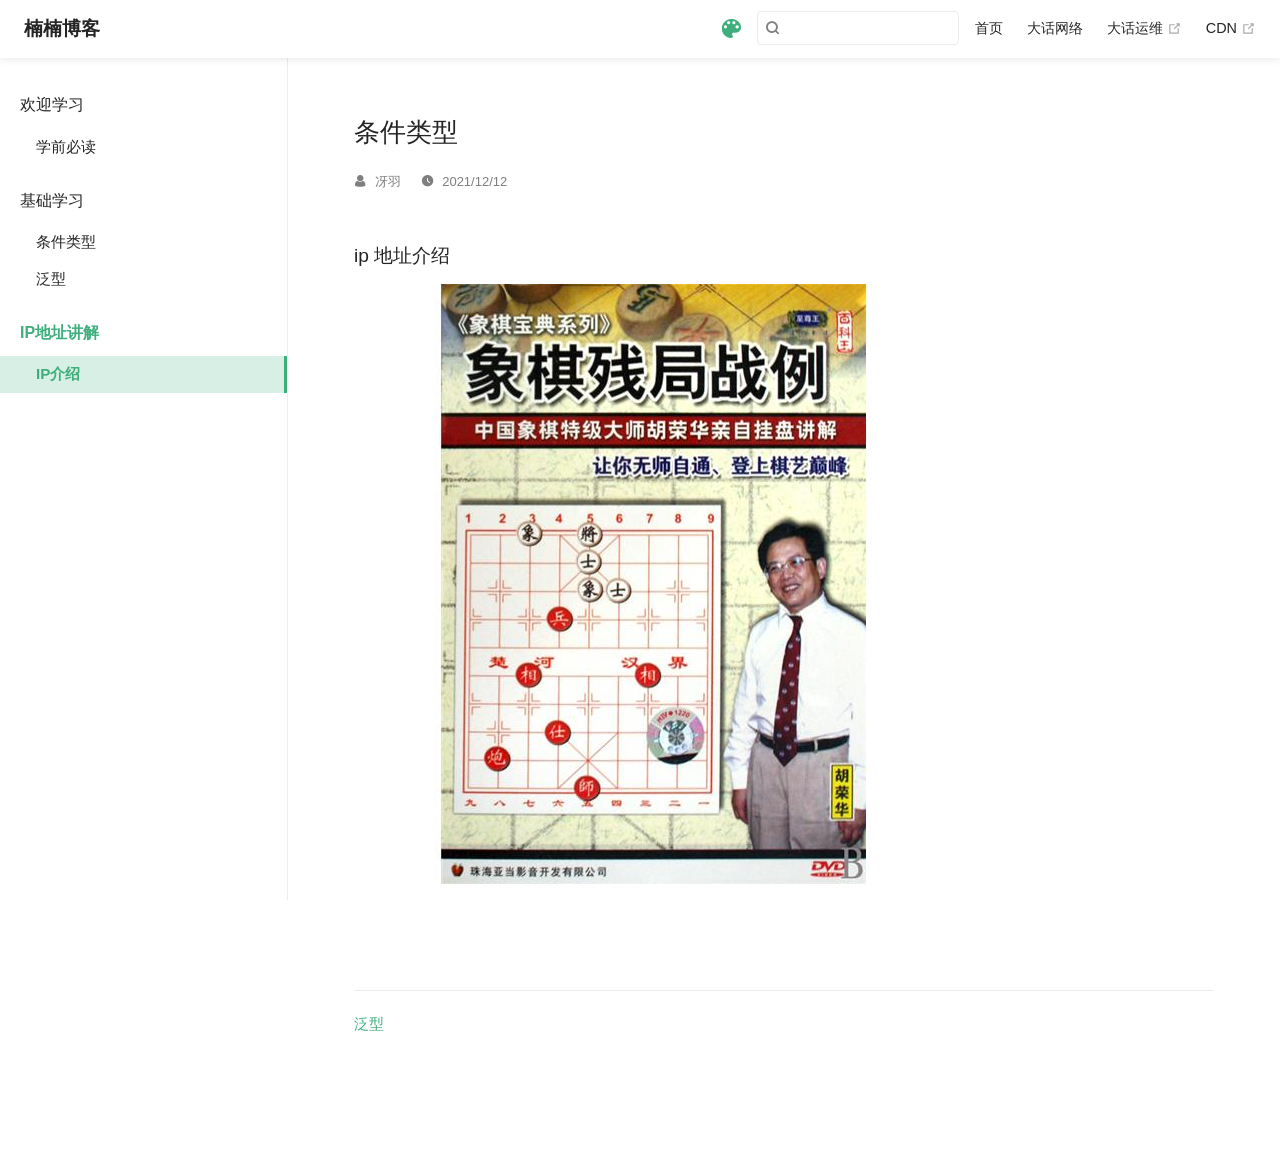
<file: network/ip.html>
<!DOCTYPE html>
<html lang="zh-CN">
  <head>
    <meta charset="utf-8">
    <meta name="viewport" content="width=device-width,initial-scale=1">
    <title>条件类型 | 楠楠博客</title>
    <meta name="generator" content="VuePress 1.9.7">
    
    <meta name="description" content="楠楠博客杂谈">
    
    <link rel="preload" href="/assets/css/0.styles.d9bd8e31.css" as="style"><link rel="preload" href="/assets/js/app.ad8fe5e4.js" as="script"><link rel="preload" href="/assets/js/3.3f2e05b7.js" as="script"><link rel="preload" href="/assets/js/1.18f27e55.js" as="script"><link rel="preload" href="/assets/js/10.84e1e73e.js" as="script"><link rel="prefetch" href="/assets/js/11.34e6514e.js"><link rel="prefetch" href="/assets/js/12.f56f7eab.js"><link rel="prefetch" href="/assets/js/13.660fd676.js"><link rel="prefetch" href="/assets/js/14.c72bf0f1.js"><link rel="prefetch" href="/assets/js/4.58cace82.js"><link rel="prefetch" href="/assets/js/5.04294f9f.js"><link rel="prefetch" href="/assets/js/6.dce84a57.js"><link rel="prefetch" href="/assets/js/7.376b82e7.js"><link rel="prefetch" href="/assets/js/8.450546d0.js"><link rel="prefetch" href="/assets/js/9.0d9c563e.js">
    <link rel="stylesheet" href="/assets/css/0.styles.d9bd8e31.css">
  </head>
  <body>
    <div id="app" data-server-rendered="true"><div class="theme-container" data-v-5bb33761><div data-v-5bb33761><div class="password-shadow password-wrapper-out" style="display:none;" data-v-59e6cb88 data-v-5bb33761 data-v-5bb33761><h3 class="title" data-v-59e6cb88>楠楠博客</h3> <p class="description" data-v-59e6cb88>楠楠博客杂谈</p> <label id="box" class="inputBox" data-v-59e6cb88><input type="password" value="" data-v-59e6cb88> <span data-v-59e6cb88>Konck! Knock!</span> <button data-v-59e6cb88>OK</button></label> <div class="footer" data-v-59e6cb88><span data-v-59e6cb88><i class="iconfont reco-theme" data-v-59e6cb88></i> <a target="blank" href="https://vuepress-theme-reco.recoluan.com" data-v-59e6cb88>vuePress-theme-reco</a></span> <span data-v-59e6cb88><i class="iconfont reco-copyright" data-v-59e6cb88></i> <a data-v-59e6cb88><!---->
          
        <!---->
        2022
      </a></span></div></div> <div class="hide" data-v-5bb33761><header class="navbar" data-v-5bb33761><div class="sidebar-button"><svg xmlns="http://www.w3.org/2000/svg" aria-hidden="true" role="img" viewBox="0 0 448 512" class="icon"><path fill="currentColor" d="M436 124H12c-6.627 0-12-5.373-12-12V80c0-6.627 5.373-12 12-12h424c6.627 0 12 5.373 12 12v32c0 6.627-5.373 12-12 12zm0 160H12c-6.627 0-12-5.373-12-12v-32c0-6.627 5.373-12 12-12h424c6.627 0 12 5.373 12 12v32c0 6.627-5.373 12-12 12zm0 160H12c-6.627 0-12-5.373-12-12v-32c0-6.627 5.373-12 12-12h424c6.627 0 12 5.373 12 12v32c0 6.627-5.373 12-12 12z"></path></svg></div> <a href="/" class="home-link router-link-active"><!----> <span class="site-name">楠楠博客</span></a> <div class="links"><div class="color-picker"><a class="color-button"><i class="iconfont reco-color"></i></a> <div class="color-picker-menu" style="display:none;"><div class="mode-options"><h4 class="title">Choose mode</h4> <ul class="color-mode-options"><li class="dark">dark</li><li class="auto active">auto</li><li class="light">light</li></ul></div></div></div> <div class="search-box"><i class="iconfont reco-search"></i> <input aria-label="Search" autocomplete="off" spellcheck="false" value=""> <!----></div> <nav class="nav-links can-hide"><div class="nav-item"><a href="/" class="nav-link"><i class="undefined"></i>
  首页
</a></div><div class="nav-item"><a href="/guide/" class="nav-link"><i class="undefined"></i>
  大话网络
</a></div><div class="nav-item"><a href="https://google.com" target="_blank" rel="noopener noreferrer" class="nav-link external"><i class="undefined"></i>
  大话运维
  <span><svg xmlns="http://www.w3.org/2000/svg" aria-hidden="true" focusable="false" x="0px" y="0px" viewBox="0 0 100 100" width="15" height="15" class="icon outbound"><path fill="currentColor" d="M18.8,85.1h56l0,0c2.2,0,4-1.8,4-4v-32h-8v28h-48v-48h28v-8h-32l0,0c-2.2,0-4,1.8-4,4v56C14.8,83.3,16.6,85.1,18.8,85.1z"></path> <polygon fill="currentColor" points="45.7,48.7 51.3,54.3 77.2,28.5 77.2,37.2 85.2,37.2 85.2,14.9 62.8,14.9 62.8,22.9 71.5,22.9"></polygon></svg> <span class="sr-only">(opens new window)</span></span></a></div><div class="nav-item"><a href="https://google.com" target="_blank" rel="noopener noreferrer" class="nav-link external"><i class="undefined"></i>
  CDN
  <span><svg xmlns="http://www.w3.org/2000/svg" aria-hidden="true" focusable="false" x="0px" y="0px" viewBox="0 0 100 100" width="15" height="15" class="icon outbound"><path fill="currentColor" d="M18.8,85.1h56l0,0c2.2,0,4-1.8,4-4v-32h-8v28h-48v-48h28v-8h-32l0,0c-2.2,0-4,1.8-4,4v56C14.8,83.3,16.6,85.1,18.8,85.1z"></path> <polygon fill="currentColor" points="45.7,48.7 51.3,54.3 77.2,28.5 77.2,37.2 85.2,37.2 85.2,14.9 62.8,14.9 62.8,22.9 71.5,22.9"></polygon></svg> <span class="sr-only">(opens new window)</span></span></a></div> <!----></nav></div></header> <div class="sidebar-mask" data-v-5bb33761></div> <aside class="sidebar" data-v-5bb33761><div class="personal-info-wrapper" data-v-1fad0c41 data-v-5bb33761><!----> <!----> <div class="num" data-v-1fad0c41><div data-v-1fad0c41><h3 data-v-1fad0c41>4</h3> <h6 data-v-1fad0c41>文章</h6></div> <div data-v-1fad0c41><h3 data-v-1fad0c41>0</h3> <h6 data-v-1fad0c41>标签</h6></div></div> <ul class="social-links" data-v-1fad0c41></ul> <hr data-v-1fad0c41></div> <nav class="nav-links"><div class="nav-item"><a href="/" class="nav-link"><i class="undefined"></i>
  首页
</a></div><div class="nav-item"><a href="/guide/" class="nav-link"><i class="undefined"></i>
  大话网络
</a></div><div class="nav-item"><a href="https://google.com" target="_blank" rel="noopener noreferrer" class="nav-link external"><i class="undefined"></i>
  大话运维
  <span><svg xmlns="http://www.w3.org/2000/svg" aria-hidden="true" focusable="false" x="0px" y="0px" viewBox="0 0 100 100" width="15" height="15" class="icon outbound"><path fill="currentColor" d="M18.8,85.1h56l0,0c2.2,0,4-1.8,4-4v-32h-8v28h-48v-48h28v-8h-32l0,0c-2.2,0-4,1.8-4,4v56C14.8,83.3,16.6,85.1,18.8,85.1z"></path> <polygon fill="currentColor" points="45.7,48.7 51.3,54.3 77.2,28.5 77.2,37.2 85.2,37.2 85.2,14.9 62.8,14.9 62.8,22.9 71.5,22.9"></polygon></svg> <span class="sr-only">(opens new window)</span></span></a></div><div class="nav-item"><a href="https://google.com" target="_blank" rel="noopener noreferrer" class="nav-link external"><i class="undefined"></i>
  CDN
  <span><svg xmlns="http://www.w3.org/2000/svg" aria-hidden="true" focusable="false" x="0px" y="0px" viewBox="0 0 100 100" width="15" height="15" class="icon outbound"><path fill="currentColor" d="M18.8,85.1h56l0,0c2.2,0,4-1.8,4-4v-32h-8v28h-48v-48h28v-8h-32l0,0c-2.2,0-4,1.8-4,4v56C14.8,83.3,16.6,85.1,18.8,85.1z"></path> <polygon fill="currentColor" points="45.7,48.7 51.3,54.3 77.2,28.5 77.2,37.2 85.2,37.2 85.2,14.9 62.8,14.9 62.8,22.9 71.5,22.9"></polygon></svg> <span class="sr-only">(opens new window)</span></span></a></div> <!----></nav> <ul class="sidebar-links"><li><section class="sidebar-group depth-0"><a href="/" class="sidebar-heading clickable router-link-active"><span>欢迎学习</span> <!----></a> <ul class="sidebar-links sidebar-group-items"><li><a href="/" aria-current="page" class="sidebar-link">学前必读</a></li></ul></section></li><li><section class="sidebar-group depth-0"><a href="/linux/ConditionalTypes" class="sidebar-heading clickable"><span>基础学习</span> <!----></a> <ul class="sidebar-links sidebar-group-items"><li><a href="/linux/ConditionalTypes.html" class="sidebar-link">条件类型</a></li><li><a href="/linux/Generics.html" class="sidebar-link">泛型</a></li></ul></section></li><li><section class="sidebar-group depth-0"><a href="/network/ip" class="sidebar-heading clickable open active"><span>IP地址讲解</span> <!----></a> <ul class="sidebar-links sidebar-group-items"><li><a href="/network/ip.html" aria-current="page" class="active sidebar-link">IP介绍</a></li></ul></section></li></ul> </aside> <div class="password-shadow password-wrapper-in" style="display:none;" data-v-59e6cb88 data-v-5bb33761><h3 class="title" data-v-59e6cb88>条件类型</h3> <!----> <label id="box" class="inputBox" data-v-59e6cb88><input type="password" value="" data-v-59e6cb88> <span data-v-59e6cb88>Konck! Knock!</span> <button data-v-59e6cb88>OK</button></label> <div class="footer" data-v-59e6cb88><span data-v-59e6cb88><i class="iconfont reco-theme" data-v-59e6cb88></i> <a target="blank" href="https://vuepress-theme-reco.recoluan.com" data-v-59e6cb88>vuePress-theme-reco</a></span> <span data-v-59e6cb88><i class="iconfont reco-copyright" data-v-59e6cb88></i> <a data-v-59e6cb88><!---->
          
        <!---->
        2022
      </a></span></div></div> <div data-v-5bb33761><div data-v-5bb33761><main class="page" style="padding-right:0;"><section style="display:;"><div class="page-title"><h1 class="title">条件类型</h1> <div data-v-8a445198><i class="iconfont reco-account" data-v-8a445198><span data-v-8a445198>冴羽</span></i> <i class="iconfont reco-date" data-v-8a445198><span data-v-8a445198>2021/12/12</span></i> <!----> <!----></div></div> <div class="theme-reco-content content__default"><h3 id="ip-地址介绍"><a href="#ip-地址介绍" class="header-anchor">#</a> ip 地址介绍</h3> <p><img src="/assets/img/3.fa1294e8.jpg" alt="胡老师"></p></div></section> <footer class="page-edit"><!----> <!----></footer> <div class="page-nav"><p class="inner"><span class="prev"><a href="/linux/Generics.html" class="prev">
          泛型
        </a></span> <!----></p></div> <div class="comments-wrapper"><!----></div> <ul class="side-bar sub-sidebar-wrapper" style="width:0;" data-v-ac050c62></ul></main></div> <!----></div></div></div></div><div class="global-ui"><div class="back-to-ceiling" style="right:1rem;bottom:6rem;width:2.5rem;height:2.5rem;border-radius:.25rem;line-height:2.5rem;display:none;" data-v-c6073ba8 data-v-c6073ba8><svg t="1574745035067" viewBox="0 0 1024 1024" version="1.1" xmlns="http://www.w3.org/2000/svg" p-id="5404" class="icon" data-v-c6073ba8><path d="M526.60727968 10.90185116a27.675 27.675 0 0 0-29.21455937 0c-131.36607665 82.28402758-218.69155461 228.01873535-218.69155402 394.07834331a462.20625001 462.20625001 0 0 0 5.36959153 69.94390903c1.00431239 6.55289093-0.34802892 13.13561351-3.76865779 18.80351572-32.63518765 54.11355614-51.75690182 118.55860487-51.7569018 187.94566865a371.06718723 371.06718723 0 0 0 11.50484808 91.98906777c6.53300375 25.50556257 41.68394495 28.14064038 52.69160883 4.22606766 17.37162448-37.73630017 42.14135425-72.50938081 72.80769204-103.21549295 2.18761121 3.04276886 4.15646224 6.24463696 6.40373557 9.22774369a1871.4375 1871.4375 0 0 0 140.04691725 5.34970492 1866.36093723 1866.36093723 0 0 0 140.04691723-5.34970492c2.24727335-2.98310674 4.21612437-6.18497483 6.3937923-9.2178004 30.66633723 30.70611158 55.4360664 65.4791928 72.80769147 103.21549355 11.00766384 23.91457269 46.15860503 21.27949489 52.69160879-4.22606768a371.15156223 371.15156223 0 0 0 11.514792-91.99901164c0-69.36717486-19.13165746-133.82216804-51.75690182-187.92578088-3.42062944-5.66790279-4.76302748-12.26056868-3.76865837-18.80351632a462.20625001 462.20625001 0 0 0 5.36959269-69.943909c-0.00994388-166.08943902-87.32547796-311.81420293-218.6915546-394.09823051zM605.93803103 357.87693858a93.93749974 93.93749974 0 1 1-187.89594924 6.1e-7 93.93749974 93.93749974 0 0 1 187.89594924-6.1e-7z" p-id="5405" data-v-c6073ba8></path><path d="M429.50777625 765.63860547C429.50777625 803.39355007 466.44236686 1000.39046097 512.00932183 1000.39046097c45.56695499 0 82.4922232-197.00623328 82.5015456-234.7518555 0-37.75494459-36.9345906-68.35043303-82.4922232-68.34111062-45.57627738-0.00932239-82.52019037 30.59548842-82.51086798 68.34111062z" p-id="5406" data-v-c6073ba8></path></svg></div></div></div>
    <script src="/assets/js/app.ad8fe5e4.js" defer></script><script src="/assets/js/3.3f2e05b7.js" defer></script><script src="/assets/js/1.18f27e55.js" defer></script><script src="/assets/js/10.84e1e73e.js" defer></script>
  </body>
</html>
</file>
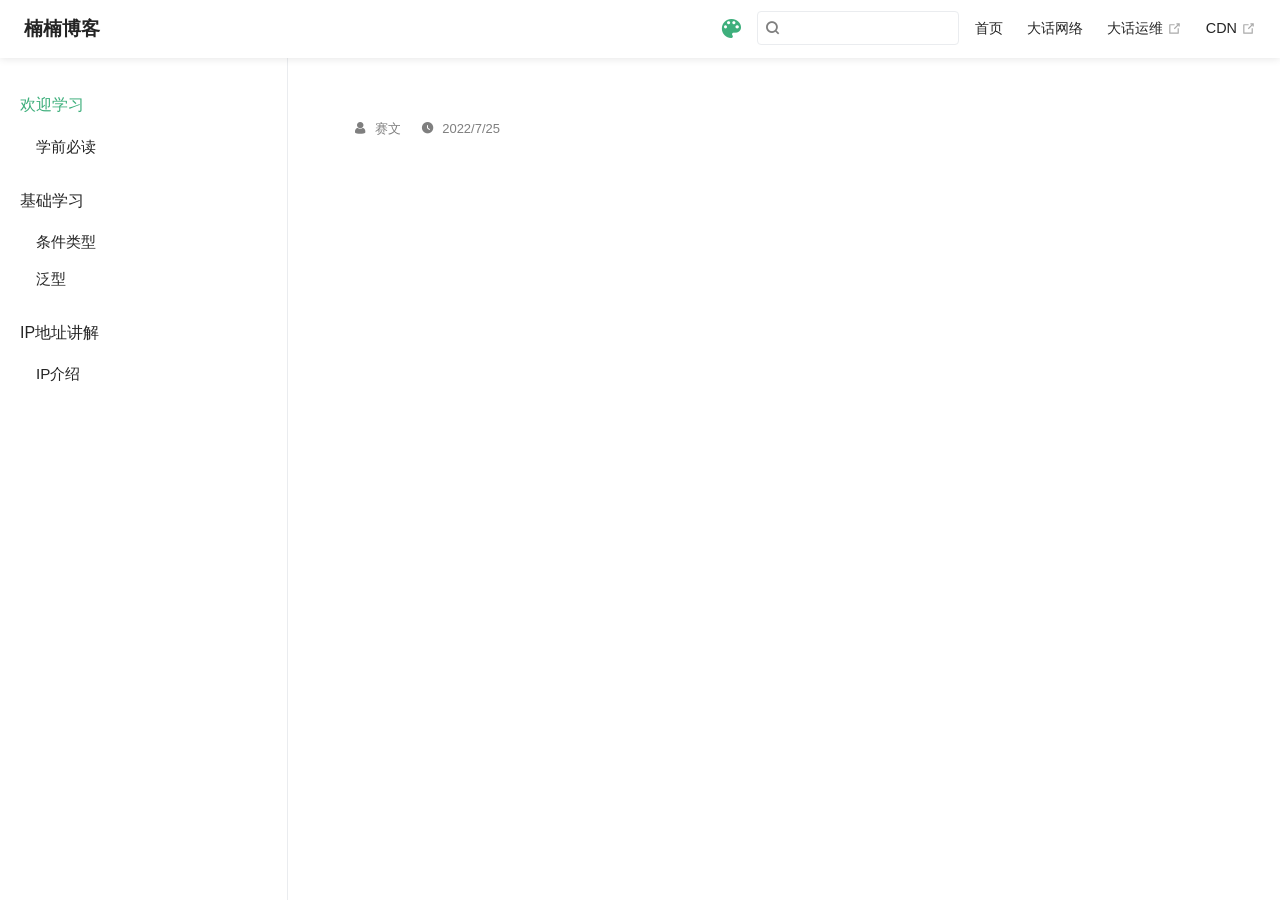
<file: network/switch.html>
<!DOCTYPE html>
<html lang="zh-CN">
  <head>
    <meta charset="utf-8">
    <meta name="viewport" content="width=device-width,initial-scale=1">
    <title>楠楠博客</title>
    <meta name="generator" content="VuePress 1.9.7">
    
    <meta name="description" content="楠楠博客杂谈">
    
    <link rel="preload" href="/assets/css/0.styles.d9bd8e31.css" as="style"><link rel="preload" href="/assets/js/app.ad8fe5e4.js" as="script"><link rel="preload" href="/assets/js/3.3f2e05b7.js" as="script"><link rel="preload" href="/assets/js/1.18f27e55.js" as="script"><link rel="preload" href="/assets/js/14.c72bf0f1.js" as="script"><link rel="prefetch" href="/assets/js/10.84e1e73e.js"><link rel="prefetch" href="/assets/js/11.34e6514e.js"><link rel="prefetch" href="/assets/js/12.f56f7eab.js"><link rel="prefetch" href="/assets/js/13.660fd676.js"><link rel="prefetch" href="/assets/js/4.58cace82.js"><link rel="prefetch" href="/assets/js/5.04294f9f.js"><link rel="prefetch" href="/assets/js/6.dce84a57.js"><link rel="prefetch" href="/assets/js/7.376b82e7.js"><link rel="prefetch" href="/assets/js/8.450546d0.js"><link rel="prefetch" href="/assets/js/9.0d9c563e.js">
    <link rel="stylesheet" href="/assets/css/0.styles.d9bd8e31.css">
  </head>
  <body>
    <div id="app" data-server-rendered="true"><div class="theme-container" data-v-5bb33761><div data-v-5bb33761><div class="password-shadow password-wrapper-out" style="display:none;" data-v-59e6cb88 data-v-5bb33761 data-v-5bb33761><h3 class="title" data-v-59e6cb88>楠楠博客</h3> <p class="description" data-v-59e6cb88>楠楠博客杂谈</p> <label id="box" class="inputBox" data-v-59e6cb88><input type="password" value="" data-v-59e6cb88> <span data-v-59e6cb88>Konck! Knock!</span> <button data-v-59e6cb88>OK</button></label> <div class="footer" data-v-59e6cb88><span data-v-59e6cb88><i class="iconfont reco-theme" data-v-59e6cb88></i> <a target="blank" href="https://vuepress-theme-reco.recoluan.com" data-v-59e6cb88>vuePress-theme-reco</a></span> <span data-v-59e6cb88><i class="iconfont reco-copyright" data-v-59e6cb88></i> <a data-v-59e6cb88><!---->
          
        <!---->
        2022
      </a></span></div></div> <div class="hide" data-v-5bb33761><header class="navbar" data-v-5bb33761><div class="sidebar-button"><svg xmlns="http://www.w3.org/2000/svg" aria-hidden="true" role="img" viewBox="0 0 448 512" class="icon"><path fill="currentColor" d="M436 124H12c-6.627 0-12-5.373-12-12V80c0-6.627 5.373-12 12-12h424c6.627 0 12 5.373 12 12v32c0 6.627-5.373 12-12 12zm0 160H12c-6.627 0-12-5.373-12-12v-32c0-6.627 5.373-12 12-12h424c6.627 0 12 5.373 12 12v32c0 6.627-5.373 12-12 12zm0 160H12c-6.627 0-12-5.373-12-12v-32c0-6.627 5.373-12 12-12h424c6.627 0 12 5.373 12 12v32c0 6.627-5.373 12-12 12z"></path></svg></div> <a href="/" class="home-link router-link-active"><!----> <span class="site-name">楠楠博客</span></a> <div class="links"><div class="color-picker"><a class="color-button"><i class="iconfont reco-color"></i></a> <div class="color-picker-menu" style="display:none;"><div class="mode-options"><h4 class="title">Choose mode</h4> <ul class="color-mode-options"><li class="dark">dark</li><li class="auto active">auto</li><li class="light">light</li></ul></div></div></div> <div class="search-box"><i class="iconfont reco-search"></i> <input aria-label="Search" autocomplete="off" spellcheck="false" value=""> <!----></div> <nav class="nav-links can-hide"><div class="nav-item"><a href="/" class="nav-link"><i class="undefined"></i>
  首页
</a></div><div class="nav-item"><a href="/guide/" class="nav-link"><i class="undefined"></i>
  大话网络
</a></div><div class="nav-item"><a href="https://google.com" target="_blank" rel="noopener noreferrer" class="nav-link external"><i class="undefined"></i>
  大话运维
  <span><svg xmlns="http://www.w3.org/2000/svg" aria-hidden="true" focusable="false" x="0px" y="0px" viewBox="0 0 100 100" width="15" height="15" class="icon outbound"><path fill="currentColor" d="M18.8,85.1h56l0,0c2.2,0,4-1.8,4-4v-32h-8v28h-48v-48h28v-8h-32l0,0c-2.2,0-4,1.8-4,4v56C14.8,83.3,16.6,85.1,18.8,85.1z"></path> <polygon fill="currentColor" points="45.7,48.7 51.3,54.3 77.2,28.5 77.2,37.2 85.2,37.2 85.2,14.9 62.8,14.9 62.8,22.9 71.5,22.9"></polygon></svg> <span class="sr-only">(opens new window)</span></span></a></div><div class="nav-item"><a href="https://google.com" target="_blank" rel="noopener noreferrer" class="nav-link external"><i class="undefined"></i>
  CDN
  <span><svg xmlns="http://www.w3.org/2000/svg" aria-hidden="true" focusable="false" x="0px" y="0px" viewBox="0 0 100 100" width="15" height="15" class="icon outbound"><path fill="currentColor" d="M18.8,85.1h56l0,0c2.2,0,4-1.8,4-4v-32h-8v28h-48v-48h28v-8h-32l0,0c-2.2,0-4,1.8-4,4v56C14.8,83.3,16.6,85.1,18.8,85.1z"></path> <polygon fill="currentColor" points="45.7,48.7 51.3,54.3 77.2,28.5 77.2,37.2 85.2,37.2 85.2,14.9 62.8,14.9 62.8,22.9 71.5,22.9"></polygon></svg> <span class="sr-only">(opens new window)</span></span></a></div> <!----></nav></div></header> <div class="sidebar-mask" data-v-5bb33761></div> <aside class="sidebar" data-v-5bb33761><div class="personal-info-wrapper" data-v-1fad0c41 data-v-5bb33761><!----> <!----> <div class="num" data-v-1fad0c41><div data-v-1fad0c41><h3 data-v-1fad0c41>4</h3> <h6 data-v-1fad0c41>文章</h6></div> <div data-v-1fad0c41><h3 data-v-1fad0c41>0</h3> <h6 data-v-1fad0c41>标签</h6></div></div> <ul class="social-links" data-v-1fad0c41></ul> <hr data-v-1fad0c41></div> <nav class="nav-links"><div class="nav-item"><a href="/" class="nav-link"><i class="undefined"></i>
  首页
</a></div><div class="nav-item"><a href="/guide/" class="nav-link"><i class="undefined"></i>
  大话网络
</a></div><div class="nav-item"><a href="https://google.com" target="_blank" rel="noopener noreferrer" class="nav-link external"><i class="undefined"></i>
  大话运维
  <span><svg xmlns="http://www.w3.org/2000/svg" aria-hidden="true" focusable="false" x="0px" y="0px" viewBox="0 0 100 100" width="15" height="15" class="icon outbound"><path fill="currentColor" d="M18.8,85.1h56l0,0c2.2,0,4-1.8,4-4v-32h-8v28h-48v-48h28v-8h-32l0,0c-2.2,0-4,1.8-4,4v56C14.8,83.3,16.6,85.1,18.8,85.1z"></path> <polygon fill="currentColor" points="45.7,48.7 51.3,54.3 77.2,28.5 77.2,37.2 85.2,37.2 85.2,14.9 62.8,14.9 62.8,22.9 71.5,22.9"></polygon></svg> <span class="sr-only">(opens new window)</span></span></a></div><div class="nav-item"><a href="https://google.com" target="_blank" rel="noopener noreferrer" class="nav-link external"><i class="undefined"></i>
  CDN
  <span><svg xmlns="http://www.w3.org/2000/svg" aria-hidden="true" focusable="false" x="0px" y="0px" viewBox="0 0 100 100" width="15" height="15" class="icon outbound"><path fill="currentColor" d="M18.8,85.1h56l0,0c2.2,0,4-1.8,4-4v-32h-8v28h-48v-48h28v-8h-32l0,0c-2.2,0-4,1.8-4,4v56C14.8,83.3,16.6,85.1,18.8,85.1z"></path> <polygon fill="currentColor" points="45.7,48.7 51.3,54.3 77.2,28.5 77.2,37.2 85.2,37.2 85.2,14.9 62.8,14.9 62.8,22.9 71.5,22.9"></polygon></svg> <span class="sr-only">(opens new window)</span></span></a></div> <!----></nav> <ul class="sidebar-links"><li><section class="sidebar-group depth-0"><a href="/" class="sidebar-heading clickable router-link-active open"><span>欢迎学习</span> <!----></a> <ul class="sidebar-links sidebar-group-items"><li><a href="/" aria-current="page" class="sidebar-link">学前必读</a></li></ul></section></li><li><section class="sidebar-group depth-0"><a href="/linux/ConditionalTypes" class="sidebar-heading clickable"><span>基础学习</span> <!----></a> <ul class="sidebar-links sidebar-group-items"><li><a href="/linux/ConditionalTypes.html" class="sidebar-link">条件类型</a></li><li><a href="/linux/Generics.html" class="sidebar-link">泛型</a></li></ul></section></li><li><section class="sidebar-group depth-0"><a href="/network/ip" class="sidebar-heading clickable"><span>IP地址讲解</span> <!----></a> <ul class="sidebar-links sidebar-group-items"><li><a href="/network/ip.html" class="sidebar-link">IP介绍</a></li></ul></section></li></ul> </aside> <div class="password-shadow password-wrapper-in" style="display:none;" data-v-59e6cb88 data-v-5bb33761><h3 class="title" data-v-59e6cb88></h3> <!----> <label id="box" class="inputBox" data-v-59e6cb88><input type="password" value="" data-v-59e6cb88> <span data-v-59e6cb88>Konck! Knock!</span> <button data-v-59e6cb88>OK</button></label> <div class="footer" data-v-59e6cb88><span data-v-59e6cb88><i class="iconfont reco-theme" data-v-59e6cb88></i> <a target="blank" href="https://vuepress-theme-reco.recoluan.com" data-v-59e6cb88>vuePress-theme-reco</a></span> <span data-v-59e6cb88><i class="iconfont reco-copyright" data-v-59e6cb88></i> <a data-v-59e6cb88><!---->
          
        <!---->
        2022
      </a></span></div></div> <div data-v-5bb33761><div data-v-5bb33761><main class="page" style="padding-right:0;"><section style="display:;"><div class="page-title"><h1 class="title"></h1> <div data-v-8a445198><i class="iconfont reco-account" data-v-8a445198><span data-v-8a445198>赛文</span></i> <i class="iconfont reco-date" data-v-8a445198><span data-v-8a445198>2022/7/25</span></i> <!----> <!----></div></div> <div class="theme-reco-content content__default"></div></section> <footer class="page-edit"><!----> <!----></footer> <!----> <div class="comments-wrapper"><!----></div> <ul class="side-bar sub-sidebar-wrapper" style="width:0;" data-v-ac050c62></ul></main></div> <!----></div></div></div></div><div class="global-ui"><div class="back-to-ceiling" style="right:1rem;bottom:6rem;width:2.5rem;height:2.5rem;border-radius:.25rem;line-height:2.5rem;display:none;" data-v-c6073ba8 data-v-c6073ba8><svg t="1574745035067" viewBox="0 0 1024 1024" version="1.1" xmlns="http://www.w3.org/2000/svg" p-id="5404" class="icon" data-v-c6073ba8><path d="M526.60727968 10.90185116a27.675 27.675 0 0 0-29.21455937 0c-131.36607665 82.28402758-218.69155461 228.01873535-218.69155402 394.07834331a462.20625001 462.20625001 0 0 0 5.36959153 69.94390903c1.00431239 6.55289093-0.34802892 13.13561351-3.76865779 18.80351572-32.63518765 54.11355614-51.75690182 118.55860487-51.7569018 187.94566865a371.06718723 371.06718723 0 0 0 11.50484808 91.98906777c6.53300375 25.50556257 41.68394495 28.14064038 52.69160883 4.22606766 17.37162448-37.73630017 42.14135425-72.50938081 72.80769204-103.21549295 2.18761121 3.04276886 4.15646224 6.24463696 6.40373557 9.22774369a1871.4375 1871.4375 0 0 0 140.04691725 5.34970492 1866.36093723 1866.36093723 0 0 0 140.04691723-5.34970492c2.24727335-2.98310674 4.21612437-6.18497483 6.3937923-9.2178004 30.66633723 30.70611158 55.4360664 65.4791928 72.80769147 103.21549355 11.00766384 23.91457269 46.15860503 21.27949489 52.69160879-4.22606768a371.15156223 371.15156223 0 0 0 11.514792-91.99901164c0-69.36717486-19.13165746-133.82216804-51.75690182-187.92578088-3.42062944-5.66790279-4.76302748-12.26056868-3.76865837-18.80351632a462.20625001 462.20625001 0 0 0 5.36959269-69.943909c-0.00994388-166.08943902-87.32547796-311.81420293-218.6915546-394.09823051zM605.93803103 357.87693858a93.93749974 93.93749974 0 1 1-187.89594924 6.1e-7 93.93749974 93.93749974 0 0 1 187.89594924-6.1e-7z" p-id="5405" data-v-c6073ba8></path><path d="M429.50777625 765.63860547C429.50777625 803.39355007 466.44236686 1000.39046097 512.00932183 1000.39046097c45.56695499 0 82.4922232-197.00623328 82.5015456-234.7518555 0-37.75494459-36.9345906-68.35043303-82.4922232-68.34111062-45.57627738-0.00932239-82.52019037 30.59548842-82.51086798 68.34111062z" p-id="5406" data-v-c6073ba8></path></svg></div></div></div>
    <script src="/assets/js/app.ad8fe5e4.js" defer></script><script src="/assets/js/3.3f2e05b7.js" defer></script><script src="/assets/js/1.18f27e55.js" defer></script><script src="/assets/js/14.c72bf0f1.js" defer></script>
  </body>
</html>
</file>
<file: assets/css/0.styles.d9bd8e31.css>
.medium-zoom-overlay{z-index:100}.medium-zoom-overlay~img{z-index:101}html{scroll-behavior:smooth}.back-to-ceiling[data-v-c6073ba8]{background-color:#fff;background-color:var(--background-color);box-shadow:0 1px 6px 0 rgba(0,0,0,.2);box-shadow:var(--box-shadow);position:fixed;display:inline-block;text-align:center;cursor:pointer}.back-to-ceiling[data-v-c6073ba8]::hover{background:#d5dbe7}.back-to-ceiling .icon[data-v-c6073ba8]{position:absolute;top:0;bottom:0;left:0;right:0;margin:auto;width:26px;height:26px;fill:#3eaf7c}.fade-enter-active[data-v-c6073ba8],.fade-leave-active[data-v-c6073ba8]{transition:all .5s}.fade-enter[data-v-c6073ba8],.fade-leave-to[data-v-c6073ba8]{opacity:0;transform:translateY(120px)}.pagation[data-v-094d08e4]{font-weight:700;text-align:center;color:#888;color:var(--text-color);margin:20px auto 0;background:#f2f2f2;background:var(--background-color)}.pagation .pagation-list[data-v-094d08e4]{font-size:0;line-height:50px;-webkit-touch-callout:none;-webkit-user-select:none;-moz-user-select:none;user-select:none}.pagation .pagation-list span[data-v-094d08e4]{font-size:14px}.pagation .pagation-list span.jump[data-v-094d08e4],.pagation .pagation-list span.jumpinp input[data-v-094d08e4]{box-shadow:var(--box-shadow);border:1px solid var(--border-color)!important;border:1px solid #ccc}.pagation .pagation-list span.jump[data-v-094d08e4]{padding:5px 8px;border-radius:4px;cursor:pointer;margin-left:5px}.pagation .pagation-list span.jumpinp input[data-v-094d08e4]{width:55px;height:26px;background-color:var(--background-color);font-size:13px;border-radius:4px;text-align:center;outline:none}.pagation .pagation-list span.bgprimary[data-v-094d08e4]{cursor:default;color:#fff;background:#3eaf7c;border-color:#3eaf7c}.pagation .pagation-list span.ellipsis[data-v-094d08e4]{padding:0 8px}.pagation .pagation-list span.jumppoint[data-v-094d08e4]{margin:0 10px 0 30px}.valine-wrapper #valine.v .vbtn{color:#2c3e50;color:var(--text-color);border:1px solid #eaecef;border-color:var(--border-color)}.valine-wrapper #valine.v .vbtn:hover{color:#3eaf7c;border-color:#3eaf7c}.valine-wrapper #valine.v .vwrap{background:rgba(27,31,35,.05);background:var(--code-color);border:1px solid #eaecef;border-color:var(--border-color)}.valine-wrapper #valine.v .vwrap .vheader .vinput{border-bottom:1px dashed var(--border-color)}.valine-wrapper #valine.v .vwrap .vheader .vinput:focus{border-bottom-color:#3eaf7c}.valine-wrapper #valine.v .vwrap .vheader .vinput:-internal-autofill-selected{background-color:var(--code-color)!important}.valine-wrapper #valine.v .vinfo{padding-left:.6rem}.valine-wrapper #valine.v .vcard .vquote{margin-left:0;border-left:none}.valine-wrapper #valine.v .vcard .vimg{width:2.8rem;height:2.8rem;border-radius:.25rem;border:none}.valine-wrapper #valine.v .vcard .vhead .vnick{color:#3eaf7c}.valine-wrapper #valine.v .vcard .vhead .vnick:before{background:#3eaf7c}.valine-wrapper #valine.v .vh{border-bottom:none}.valine-wrapper #valine.v .vh .vhead .vsys{color:#3eaf7c;color:var(--text-color);background:rgba(27,31,35,.05);background:var(--code-color)}.valine-wrapper #valine.v .vh .vmeta{margin-bottom:1rem}.valine-wrapper #valine.v .vh .vmeta .vat{margin-right:.3rem;background:rgba(27,31,35,.05);background:var(--code-color);border-radius:.25rem;padding:0 .4rem;color:var(--text-color);border:1px solid #eaecef;border-color:var(--border-color)}.valine-wrapper #valine.v .vh .vmeta .vat:hover{color:#3eaf7c;border-color:#3eaf7c}.valine-wrapper #valine.v .vh .vcontent{background:rgba(27,31,35,.05);background:var(--code-color);border-radius:.25rem;margin:0 .3rem;padding:.1rem .6rem .05rem}.valine-wrapper #valine.v .vh .vcontent p .at{color:#3eaf7c}.valine-wrapper #valine.v .vh .vcontent.expand:before{z-index:1;background:linear-gradient(180deg,hsla(0,0%,100%,0),#fff);background:linear-gradient(180deg,hsla(0,0%,100%,0),var(--background-color))}.valine-wrapper #valine.v .vh .vcontent.expand:after{color:#3eaf7c;color:var(--text-color);background:#fff;background:var(--background-color)}.valine-wrapper #valine.v .info{padding-right:.6rem}.valine-wrapper #valine.v .vbtn,.valine-wrapper #valine.v code,.valine-wrapper #valine.v pre{background:var(--background-color);color:var(--text-color)}.valine-wrapper #valine.v a{color:#3eaf7c}.valine-wrapper #valine.v a:before{background:#3eaf7c}

/*!
 * vssue - A vue-powered issue-based comment plugin
 *
 * @version v1.4.8
 * @link https://vssue.js.org
 * @license MIT
 * @copyright 2018-2021 meteorlxy
 */.vssue{color:#2c3e50}@media screen and (max-width:576px){.vssue .vssue-new-comment .vssue-new-comment-body{margin-left:60px}}@media screen and (min-width:577px){.vssue .vssue-new-comment .vssue-new-comment-body{margin-left:70px}}@media screen and (max-width:576px){.vssue .vssue-new-comment .vssue-new-comment-footer{text-align:center}.vssue .vssue-new-comment .vssue-new-comment-footer .vssue-new-comment-operations{margin-top:10px}}@media screen and (min-width:577px){.vssue .vssue-new-comment .vssue-new-comment-footer{margin-left:70px;text-align:right}.vssue .vssue-new-comment .vssue-new-comment-footer .vssue-current-user{float:left}}@media screen and (max-width:576px){.vssue .vssue-comments .vssue-comment .vssue-comment-body{margin-left:60px}}@media screen and (min-width:577px){.vssue .vssue-comments .vssue-comment .vssue-comment-body{margin-left:70px}}@media screen and (max-width:576px){.vssue .vssue-pagination{flex-direction:column;justify-content:center;text-align:center}}@media screen and (max-width:576px){.vssue .vssue-pagination .vssue-pagination-page{margin-top:10px}}@media screen and (min-width:577px){.vssue .vssue-pagination .vssue-pagination-page{text-align:right}}.markdown-body .tab-size[data-tab-size="1"]{-o-tab-size:1}.markdown-body .tab-size[data-tab-size="2"]{-o-tab-size:2}.markdown-body .tab-size[data-tab-size="3"]{-o-tab-size:3}.markdown-body .tab-size[data-tab-size="4"]{-o-tab-size:4}.markdown-body .tab-size[data-tab-size="5"]{-o-tab-size:5}.markdown-body .tab-size[data-tab-size="6"]{-o-tab-size:6}.markdown-body .tab-size[data-tab-size="7"]{-o-tab-size:7}.markdown-body .tab-size[data-tab-size="8"]{-o-tab-size:8}.markdown-body .tab-size[data-tab-size="9"]{-o-tab-size:9}.markdown-body .tab-size[data-tab-size="10"]{-o-tab-size:10}.markdown-body .tab-size[data-tab-size="11"]{-o-tab-size:11}.markdown-body .tab-size[data-tab-size="12"]{-o-tab-size:12}@font-face{font-family:octicons-link;src:url([data-uri]) format("woff")}.markdown-body .octicon{display:inline-block;fill:currentColor;vertical-align:text-bottom}.markdown-body .anchor{float:left;line-height:1;margin-left:-20px;padding-right:4px}.markdown-body .anchor:focus{outline:none}.markdown-body h1 .octicon-link,.markdown-body h2 .octicon-link,.markdown-body h3 .octicon-link,.markdown-body h4 .octicon-link,.markdown-body h5 .octicon-link,.markdown-body h6 .octicon-link{color:#1b1f23;vertical-align:middle;visibility:hidden}.markdown-body h1:hover .anchor,.markdown-body h2:hover .anchor,.markdown-body h3:hover .anchor,.markdown-body h4:hover .anchor,.markdown-body h5:hover .anchor,.markdown-body h6:hover .anchor{text-decoration:none}.markdown-body h1:hover .anchor .octicon-link,.markdown-body h2:hover .anchor .octicon-link,.markdown-body h3:hover .anchor .octicon-link,.markdown-body h4:hover .anchor .octicon-link,.markdown-body h5:hover .anchor .octicon-link,.markdown-body h6:hover .anchor .octicon-link{visibility:visible}.markdown-body{-ms-text-size-adjust:100%;-webkit-text-size-adjust:100%;color:#24292e;font-family:-apple-system,BlinkMacSystemFont,Segoe UI,Helvetica,Arial,sans-serif,Apple Color Emoji,Segoe UI Emoji,Segoe UI Symbol;font-size:16px;line-height:1.5;word-wrap:break-word}.markdown-body .pl-c{color:#6a737d}.markdown-body .pl-c1,.markdown-body .pl-s .pl-v{color:#005cc5}.markdown-body .pl-e,.markdown-body .pl-en{color:#6f42c1}.markdown-body .pl-s .pl-s1,.markdown-body .pl-smi{color:#24292e}.markdown-body .pl-ent{color:#22863a}.markdown-body .pl-k{color:#d73a49}.markdown-body .pl-pds,.markdown-body .pl-s,.markdown-body .pl-s .pl-pse .pl-s1,.markdown-body .pl-sr,.markdown-body .pl-sr .pl-cce,.markdown-body .pl-sr .pl-sra,.markdown-body .pl-sr .pl-sre{color:#032f62}.markdown-body .pl-smw,.markdown-body .pl-v{color:#e36209}.markdown-body .pl-bu{color:#b31d28}.markdown-body .pl-ii{background-color:#b31d28;color:#fafbfc}.markdown-body .pl-c2{background-color:#d73a49;color:#fafbfc}.markdown-body .pl-c2:before{content:"^M"}.markdown-body .pl-sr .pl-cce{color:#22863a;font-weight:700}.markdown-body .pl-ml{color:#735c0f}.markdown-body .pl-mh,.markdown-body .pl-mh .pl-en,.markdown-body .pl-ms{color:#005cc5;font-weight:700}.markdown-body .pl-mi{color:#24292e;font-style:italic}.markdown-body .pl-mb{color:#24292e;font-weight:700}.markdown-body .pl-md{background-color:#ffeef0;color:#b31d28}.markdown-body .pl-mi1{background-color:#f0fff4;color:#22863a}.markdown-body .pl-mc{background-color:#ffebda;color:#e36209}.markdown-body .pl-mi2{background-color:#005cc5;color:#f6f8fa}.markdown-body .pl-mdr{color:#6f42c1;font-weight:700}.markdown-body .pl-ba{color:#586069}.markdown-body .pl-sg{color:#959da5}.markdown-body .pl-corl{color:#032f62;text-decoration:underline}.markdown-body details{display:block}.markdown-body summary{display:list-item}.markdown-body a{background-color:transparent}.markdown-body a:active,.markdown-body a:hover{outline-width:0}.markdown-body strong{font-weight:inherit;font-weight:bolder}.markdown-body h1{margin:.67em 0}.markdown-body img{border-style:none}.markdown-body code,.markdown-body kbd,.markdown-body pre{font-family:monospace,monospace;font-size:1em}.markdown-body hr{box-sizing:content-box;overflow:visible}.markdown-body input{font:inherit;margin:0;overflow:visible}.markdown-body [type=checkbox]{box-sizing:border-box;padding:0}.markdown-body *{box-sizing:border-box}.markdown-body input{font-family:inherit;font-size:inherit;line-height:inherit}.markdown-body a{color:#0366d6;text-decoration:none}.markdown-body a:hover{text-decoration:underline}.markdown-body strong{font-weight:600}.markdown-body hr{background:transparent;border-bottom:1px solid #dfe2e5;height:0;margin:15px 0;overflow:hidden}.markdown-body hr:after,.markdown-body hr:before{content:"";display:table}.markdown-body hr:after{clear:both}.markdown-body table{border-collapse:collapse;border-spacing:0}.markdown-body td,.markdown-body th{padding:0}.markdown-body details summary{cursor:pointer}.markdown-body h1,.markdown-body h2,.markdown-body h3,.markdown-body h4,.markdown-body h5,.markdown-body h6{margin-bottom:0;margin-top:0}.markdown-body h1{font-size:32px}.markdown-body h1,.markdown-body h2{font-weight:600}.markdown-body h2{font-size:24px}.markdown-body h3{font-size:20px}.markdown-body h3,.markdown-body h4{font-weight:600}.markdown-body h4{font-size:16px}.markdown-body h5{font-size:14px}.markdown-body h5,.markdown-body h6{font-weight:600}.markdown-body h6{font-size:12px}.markdown-body p{margin-bottom:10px;margin-top:0}.markdown-body blockquote{margin:0}.markdown-body ol,.markdown-body ul{margin-bottom:0;margin-top:0;padding-left:0}.markdown-body ol ol,.markdown-body ul ol{list-style-type:lower-roman}.markdown-body ol ol ol,.markdown-body ol ul ol,.markdown-body ul ol ol,.markdown-body ul ul ol{list-style-type:lower-alpha}.markdown-body dd{margin-left:0}.markdown-body code,.markdown-body pre{font-family:SFMono-Regular,Consolas,Liberation Mono,Menlo,Courier,monospace;font-size:12px}.markdown-body pre{margin-bottom:0;margin-top:0}.markdown-body input::-webkit-inner-spin-button,.markdown-body input::-webkit-outer-spin-button{-webkit-appearance:none;appearance:none;margin:0}.markdown-body .border{border:1px solid #e1e4e8!important}.markdown-body .border-0{border:0!important}.markdown-body .border-bottom{border-bottom:1px solid #e1e4e8!important}.markdown-body .rounded-1{border-radius:3px!important}.markdown-body .bg-white{background-color:#fff!important}.markdown-body .bg-gray-light{background-color:#fafbfc!important}.markdown-body .text-gray-light{color:#6a737d!important}.markdown-body .mb-0{margin-bottom:0!important}.markdown-body .my-2{margin-bottom:8px!important;margin-top:8px!important}.markdown-body .py-0{padding-bottom:0!important;padding-top:0!important}.markdown-body .py-2{padding-bottom:8px!important;padding-top:8px!important}.markdown-body .pl-3,.markdown-body .px-3{padding-left:16px!important}.markdown-body .px-3{padding-right:16px!important}.markdown-body .f6{font-size:12px!important}.markdown-body .lh-condensed{line-height:1.25!important}.markdown-body .text-bold{font-weight:600!important}.markdown-body:after,.markdown-body:before{content:"";display:table}.markdown-body:after{clear:both}.markdown-body>:first-child{margin-top:0!important}.markdown-body>:last-child{margin-bottom:0!important}.markdown-body a:not([href]){color:inherit;text-decoration:none}.markdown-body blockquote,.markdown-body dl,.markdown-body ol,.markdown-body p,.markdown-body pre,.markdown-body table,.markdown-body ul{margin-bottom:16px;margin-top:0}.markdown-body hr{background-color:#e1e4e8;border:0;height:.25em;margin:24px 0;padding:0}.markdown-body blockquote{border-left:.25em solid #dfe2e5;color:#6a737d;padding:0 1em}.markdown-body blockquote>:first-child{margin-top:0}.markdown-body blockquote>:last-child{margin-bottom:0}.markdown-body kbd{border:1px solid #c6cbd1;border-bottom-color:#959da5;box-shadow:inset 0 -1px 0 #959da5;font-size:11px}.markdown-body h1,.markdown-body h2,.markdown-body h3,.markdown-body h4,.markdown-body h5,.markdown-body h6{font-weight:600;line-height:1.25;margin-bottom:16px;margin-top:24px}.markdown-body h1{font-size:2em}.markdown-body h1,.markdown-body h2{border-bottom:1px solid #eaecef;padding-bottom:.3em}.markdown-body h2{font-size:1.5em}.markdown-body h3{font-size:1.25em}.markdown-body h4{font-size:1em}.markdown-body h5{font-size:.875em}.markdown-body h6{color:#6a737d;font-size:.85em}.markdown-body ol,.markdown-body ul{padding-left:2em}.markdown-body ol ol,.markdown-body ol ul,.markdown-body ul ol,.markdown-body ul ul{margin-bottom:0;margin-top:0}.markdown-body li{word-wrap:break-all}.markdown-body li>p{margin-top:16px}.markdown-body li+li{margin-top:.25em}.markdown-body dl{padding:0}.markdown-body dl dt{font-size:1em;font-style:italic;font-weight:600;margin-top:16px;padding:0}.markdown-body dl dd{margin-bottom:16px;padding:0 16px}.markdown-body table{display:block;overflow:auto;width:100%}.markdown-body table th{font-weight:600}.markdown-body table td,.markdown-body table th{border:1px solid #dfe2e5;padding:6px 13px}.markdown-body table tr{background-color:#fff;border-top:1px solid #c6cbd1}.markdown-body table tr:nth-child(2n){background-color:#f6f8fa}.markdown-body img{background-color:#fff;box-sizing:content-box;max-width:100%}.markdown-body img[align=right]{padding-left:20px}.markdown-body img[align=left]{padding-right:20px}.markdown-body code{background-color:rgba(27,31,35,.05);border-radius:3px;font-size:85%;margin:0;padding:.2em .4em}.markdown-body pre{word-wrap:normal}.markdown-body pre>code{background:transparent;border:0;font-size:100%;margin:0;padding:0;white-space:pre;word-break:normal}.markdown-body .highlight{margin-bottom:16px}.markdown-body .highlight pre{margin-bottom:0;word-break:normal}.markdown-body .highlight pre,.markdown-body pre{background-color:#f6f8fa;border-radius:3px;font-size:85%;line-height:1.45;overflow:auto;padding:16px}.markdown-body pre code{background-color:transparent;border:0;display:inline;line-height:inherit;margin:0;max-width:auto;overflow:visible;padding:0;word-wrap:normal}.markdown-body .commit-tease-sha{color:#444d56;display:inline-block;font-family:SFMono-Regular,Consolas,Liberation Mono,Menlo,Courier,monospace;font-size:90%}.markdown-body .blob-wrapper{border-bottom-left-radius:3px;border-bottom-right-radius:3px;overflow-x:auto;overflow-y:hidden}.markdown-body .blob-wrapper-embedded{max-height:240px;overflow-y:auto}.markdown-body .blob-num{-moz-user-select:none;-ms-user-select:none;-webkit-user-select:none;color:rgba(27,31,35,.3);cursor:pointer;font-family:SFMono-Regular,Consolas,Liberation Mono,Menlo,Courier,monospace;font-size:12px;line-height:20px;min-width:50px;padding-left:10px;padding-right:10px;text-align:right;user-select:none;vertical-align:top;white-space:nowrap;width:1%}.markdown-body .blob-num:hover{color:rgba(27,31,35,.6)}.markdown-body .blob-num:before{content:attr(data-line-number)}.markdown-body .blob-code{line-height:20px;padding-left:10px;padding-right:10px;position:relative;vertical-align:top}.markdown-body .blob-code-inner{color:#24292e;font-family:SFMono-Regular,Consolas,Liberation Mono,Menlo,Courier,monospace;font-size:12px;overflow:visible;white-space:pre;word-wrap:normal}.markdown-body .pl-token.active,.markdown-body .pl-token:hover{background:#ffea7f;cursor:pointer}.markdown-body kbd{background-color:#fafbfc;border:1px solid #d1d5da;border-bottom-color:#c6cbd1;border-radius:3px;box-shadow:inset 0 -1px 0 #c6cbd1;color:#444d56;display:inline-block;font:11px SFMono-Regular,Consolas,Liberation Mono,Menlo,Courier,monospace;line-height:10px;padding:3px 5px;vertical-align:middle}.markdown-body :checked+.radio-label{border-color:#0366d6;position:relative;z-index:1}.markdown-body .tab-size[data-tab-size="1"]{-moz-tab-size:1;tab-size:1}.markdown-body .tab-size[data-tab-size="2"]{-moz-tab-size:2;tab-size:2}.markdown-body .tab-size[data-tab-size="3"]{-moz-tab-size:3;tab-size:3}.markdown-body .tab-size[data-tab-size="4"]{-moz-tab-size:4;tab-size:4}.markdown-body .tab-size[data-tab-size="5"]{-moz-tab-size:5;tab-size:5}.markdown-body .tab-size[data-tab-size="6"]{-moz-tab-size:6;tab-size:6}.markdown-body .tab-size[data-tab-size="7"]{-moz-tab-size:7;tab-size:7}.markdown-body .tab-size[data-tab-size="8"]{-moz-tab-size:8;tab-size:8}.markdown-body .tab-size[data-tab-size="9"]{-moz-tab-size:9;tab-size:9}.markdown-body .tab-size[data-tab-size="10"]{-moz-tab-size:10;tab-size:10}.markdown-body .tab-size[data-tab-size="11"]{-moz-tab-size:11;tab-size:11}.markdown-body .tab-size[data-tab-size="12"]{-moz-tab-size:12;tab-size:12}.markdown-body .task-list-item{list-style-type:none}.markdown-body .task-list-item+.task-list-item{margin-top:3px}.markdown-body .task-list-item input{margin:0 .2em .25em -1.6em;vertical-align:middle}.markdown-body hr{border-bottom-color:#eee}.markdown-body .pl-0{padding-left:0!important}.markdown-body .pl-1{padding-left:4px!important}.markdown-body .pl-2{padding-left:8px!important}.markdown-body .pl-3{padding-left:16px!important}.markdown-body .pl-4{padding-left:24px!important}.markdown-body .pl-5{padding-left:32px!important}.markdown-body .pl-6{padding-left:40px!important}.markdown-body .pl-7{padding-left:48px!important}.markdown-body .pl-8{padding-left:64px!important}.markdown-body .pl-9{padding-left:80px!important}.markdown-body .pl-10{padding-left:96px!important}.markdown-body .pl-11{padding-left:112px!important}.markdown-body .pl-12{padding-left:128px!important}.clearfix:after,.vssue .vssue-new-comment .vssue-new-comment-footer:after{display:block;clear:both;content:""}.vssue{width:100%;color:#242424;font-size:16px;font-family:-apple-system,BlinkMacSystemFont,Segoe UI,Helvetica,Arial,sans-serif,Apple Color Emoji,Segoe UI Emoji,Segoe UI Symbol;padding:10px}.vssue .vssue-button{outline:none;cursor:pointer;padding:10px 20px;font-size:1.05;font-weight:700;color:#3eaf7c;background-color:transparent;border:2px solid #3eaf7c;border-radius:10px}.vssue .vssue-button:disabled{cursor:not-allowed;color:#eaecef;border-color:#eaecef}.vssue .vssue-button:disabled .vssue-icon{fill:#eaecef}.vssue .vssue-button:not(:disabled).vssue-button-default{color:#a3aab1;border-color:#a3aab1}.vssue .vssue-button:not(:disabled).vssue-button-primary{color:#3eaf7c;border-color:#3eaf7c}.vssue .vssue-icon{width:1em;height:1em;vertical-align:-.15em;fill:#3eaf7c;overflow:hidden}.vssue .vssue-icon-loading{-webkit-animation:vssue-keyframe-rotation 1s linear infinite;animation:vssue-keyframe-rotation 1s linear infinite}@-webkit-keyframes vssue-keyframe-rotation{0%{transform:rotate(0deg)}to{transform:rotate(1turn)}}@keyframes vssue-keyframe-rotation{0%{transform:rotate(0deg)}to{transform:rotate(1turn)}}.vssue .fade-appear-active,.vssue .fade-enter-active{transition:all .3s ease}.vssue .fade-leave-active{transition:all .3s cubic-bezier(1,.5,.8,1)}.vssue .fade-appear,.vssue .fade-enter,.vssue .fade-leave-to{opacity:0}.vssue .vssue-notice{position:relative;z-index:100;transform:translateY(-11px)}.vssue .vssue-notice .vssue-alert{position:absolute;z-index:101;cursor:pointer;top:0;padding:10px 20px;width:100%;color:#3eaf7c;border:2px solid #c3ead8;border-radius:5px;background-color:#f5fbf8}.vssue .vssue-notice .vssue-progress{position:absolute;top:0;left:0;height:2px;background-color:#3eaf7c}.vssue .vssue-status{text-align:center;padding-top:20px;padding-bottom:10px;color:#3eaf7c}.vssue .vssue-status .vssue-icon{font-size:1.4em}.vssue .vssue-status .vssue-status-info{margin-top:10px;margin-bottom:10px}.vssue .vssue-header{padding-bottom:10px;border-bottom:1px solid #eaecef;margin-bottom:10px;overflow:hidden}.vssue .vssue-header .vssue-header-powered-by{float:right}.vssue .vssue-new-comment{border-bottom:1px solid #eaecef;margin-top:10px;margin-bottom:10px}.vssue .vssue-new-comment .vssue-comment-avatar{float:left;width:50px;height:50px}.vssue .vssue-new-comment .vssue-comment-avatar img{width:50px;height:50px}.vssue .vssue-new-comment .vssue-comment-avatar .vssue-icon{cursor:pointer;padding:5px;font-size:50px;fill:#757f8a}.vssue .vssue-new-comment .vssue-new-comment-body{position:relative}@media screen and (max-width:719px){.vssue .vssue-new-comment .vssue-new-comment-body{margin-left:60px}}@media screen and (min-width:720px){.vssue .vssue-new-comment .vssue-new-comment-body{margin-left:70px}}.vssue .vssue-new-comment .vssue-new-comment-body .vssue-new-comment-loading{position:absolute;top:50%;left:50%;transform:translate(-50%,-50%)}.vssue .vssue-new-comment .vssue-new-comment-footer{margin-top:10px;margin-bottom:10px}.vssue .vssue-new-comment .vssue-new-comment-footer .vssue-current-user{color:#a3aab1}.vssue .vssue-new-comment .vssue-new-comment-footer .vssue-current-user .vssue-logout{cursor:pointer;text-decoration:underline;color:#a3aab1;font-weight:400}@media screen and (max-width:719px){.vssue .vssue-new-comment .vssue-new-comment-footer{text-align:center}.vssue .vssue-new-comment .vssue-new-comment-footer .vssue-new-comment-operations{margin-top:10px}}@media screen and (min-width:720px){.vssue .vssue-new-comment .vssue-new-comment-footer{margin-left:70px;text-align:right}.vssue .vssue-new-comment .vssue-new-comment-footer .vssue-current-user{float:left}}.vssue .vssue-new-comment .vssue-new-comment-input{resize:none;outline:none;width:100%;padding:15px;font-size:16px;font-family:-apple-system,BlinkMacSystemFont,Segoe UI,Helvetica,Arial,sans-serif,Apple Color Emoji,Segoe UI Emoji,Segoe UI Symbol;background-color:#f5fbf8;border:1px solid #eaecef;border-radius:5px}.vssue .vssue-new-comment .vssue-new-comment-input:disabled{cursor:not-allowed;background-color:#f0f2f4}.vssue .vssue-new-comment .vssue-new-comment-input:focus{background-color:#fff;border-color:#9adbbe;box-shadow:0 0 1px 1px #9adbbe}.vssue .vssue-new-comment .vssue-new-comment-input::-moz-placeholder{color:#a3aab1}.vssue .vssue-new-comment .vssue-new-comment-input::placeholder{color:#a3aab1}.vssue .vssue-comments .vssue-comment{margin:15px 0}.vssue .vssue-comments .vssue-comment.vssue-comment-edit-mode .vssue-comment-main{border-color:#9adbbe;box-shadow:0 0 1px 1px #9adbbe}.vssue .vssue-comments .vssue-comment.vssue-comment-disabled{pointer-events:none}.vssue .vssue-comments .vssue-comment.vssue-comment-disabled .vssue-comment-body{background-color:#f9f9fa}.vssue .vssue-comments .vssue-comment .vssue-comment-avatar{float:left;width:50px;height:50px}.vssue .vssue-comments .vssue-comment .vssue-comment-avatar img{width:50px;height:50px}@media screen and (max-width:719px){.vssue .vssue-comments .vssue-comment .vssue-comment-body{margin-left:60px}}@media screen and (min-width:720px){.vssue .vssue-comments .vssue-comment .vssue-comment-body{margin-left:70px}}.vssue .vssue-comments .vssue-comment .vssue-comment-header{padding:10px 15px;overflow:hidden;border-top-left-radius:5px;border-top-right-radius:5px;border:1px solid #eaecef;border-bottom:none}.vssue .vssue-comments .vssue-comment .vssue-comment-header .vssue-comment-created-at{float:right;cursor:default;color:#a3aab1}.vssue .vssue-comments .vssue-comment .vssue-comment-main{padding:15px;border:1px solid #eaecef}.vssue .vssue-comments .vssue-comment .vssue-comment-main .vssue-edit-comment-input{resize:none;outline:none;border:none;width:100%;background:transparent}.vssue .vssue-comments .vssue-comment .vssue-comment-footer{padding:10px 15px;overflow:hidden;border-bottom-left-radius:5px;border-bottom-right-radius:5px;border:1px solid #eaecef;border-top:none}.vssue .vssue-comments .vssue-comment .vssue-comment-footer .vssue-comment-hint{cursor:default;color:#a3aab1}.vssue .vssue-comments .vssue-comment .vssue-comment-footer .vssue-comment-reactions .vssue-comment-reaction{cursor:pointer;display:inline-block;margin-right:8px;color:#3eaf7c}.vssue .vssue-comments .vssue-comment .vssue-comment-footer .vssue-comment-operations{float:right;color:#3eaf7c}.vssue .vssue-comments .vssue-comment .vssue-comment-footer .vssue-comment-operations .vssue-comment-operation{cursor:pointer;margin-left:8px}.vssue .vssue-comments .vssue-comment .vssue-comment-footer .vssue-comment-operations .vssue-comment-operation.vssue-comment-operation-muted{color:#a3aab1}.vssue .vssue-comments .vssue-comment .vssue-comment-footer .vssue-comment-operations .vssue-comment-operation.vssue-comment-operation-muted .vssue-icon{fill:#a3aab1}.vssue .vssue-pagination{cursor:default;display:flex;padding:5px;color:#a3aab1}@media screen and (max-width:719px){.vssue .vssue-pagination{flex-direction:column;justify-content:center;text-align:center}}.vssue .vssue-pagination .vssue-pagination-loading,.vssue .vssue-pagination .vssue-pagination-page,.vssue .vssue-pagination .vssue-pagination-per-page{flex:1}@media screen and (max-width:719px){.vssue .vssue-pagination .vssue-pagination-page{margin-top:10px}}@media screen and (min-width:720px){.vssue .vssue-pagination .vssue-pagination-page{text-align:right}}.vssue .vssue-pagination .vssue-pagination-select{outline:none;-webkit-appearance:none;-moz-appearance:none;appearance:none;border:1px solid #9adbbe;padding-left:.2rem;padding-right:1rem;background-color:transparent;background-image:url("data:image/svg+xml;charset=utf8,%3Csvg class='icon' viewBox='0 0 1024 1024' xmlns='http://www.w3.org/2000/svg'%3E%3Cdefs%3E%3Cstyle/%3E%3C/defs%3E%3Cpath d='M676.395 432.896a21.333 21.333 0 0 0-30.166 0L511.061 568.021 377.728 434.645a21.333 21.333 0 0 0-30.165 30.166l148.394 148.48a21.419 21.419 0 0 0 30.208 0l150.23-150.187a21.333 21.333 0 0 0 0-30.208'/%3E%3C/svg%3E");background-repeat:no-repeat;background-position:100%}.vssue .vssue-pagination .vssue-pagination-select:disabled{cursor:not-allowed}.vssue .vssue-pagination .vssue-pagination-select:focus{background-color:#fff;box-shadow:0 0 .2px .2px #9adbbe}.vssue .vssue-pagination .vssue-pagination-link{display:inline-block;min-width:1em;text-align:center}.vssue .vssue-pagination .vssue-pagination-link.disabled{pointer-events:none}.vssue .vssue-pagination .vssue-pagination-link:not(.disabled){color:#3eaf7c;font-weight:500;cursor:pointer}.vssue,.vssue *{box-sizing:border-box}.vssue :not(.vssue-comment-content) a{cursor:pointer;font-weight:500;color:#3eaf7c;text-decoration:none}.vssue :not(.vssue-comment-content) hr{display:block;height:1px;border:0;border-top:1px solid #eaecef;margin:1.2rem 0;padding:0}.vssue-wrapper.vssue{color:#2c3e50;color:var(--text-color)}.vssue-wrapper.vssue .vssue-new-comment{border-bottom:1px solid #eaecef;border-bottom:1px solid var(--border-color)}.vssue-wrapper.vssue .vssue-new-comment .vssue-new-comment-input:disabled{background-color:#fff;background-color:var(--background-color);border:1px solid #eaecef;border:1px solid var(--border-color)}.vssue-wrapper.vssue .vssue-new-comment .vssue-new-comment-footer .vssue-current-user{color:#2c3e50;color:var(--text-color)}.vssue-wrapper.vssue .vssue-header{border-bottom:1px solid #eaecef;border-bottom:1px solid var(--border-color)}.vssue-wrapper.vssue .vssue-comments .vssue-pagination .vssue-pagination-per-page .vssue-pagination-select{color:var(--text-color)}.vssue-wrapper.vssue .vssue-comments .vssue-comment .vssue-comment-body .vssue-comment-footer,.vssue-wrapper.vssue .vssue-comments .vssue-comment .vssue-comment-body .vssue-comment-header,.vssue-wrapper.vssue .vssue-comments .vssue-comment .vssue-comment-body .vssue-comment-main{border:none}.vssue-wrapper.vssue .vssue-comments .vssue-comment .vssue-comment-body .vssue-comment-footer,.vssue-wrapper.vssue .vssue-comments .vssue-comment .vssue-comment-body .vssue-comment-main{background:var(--code-color)}.vssue-wrapper.vssue .vssue-comments .vssue-comment .vssue-comment-body .vssue-comment-footer{border-top:2px solid var(--background-color)}.vssue-wrapper.vssue .vssue-comments .vssue-comment .vssue-comment-avatar img{width:2.8rem;height:2.8rem;border-radius:.25rem}.vssue-wrapper.vssue .markdown-body{color:var(--text-color)}#nprogress{pointer-events:none}#nprogress .bar{background:#3eaf7c;position:fixed;z-index:1031;top:0;left:0;width:100%;height:2px}#nprogress .peg{display:block;position:absolute;right:0;width:100px;height:100%;box-shadow:0 0 10px #3eaf7c,0 0 5px #3eaf7c;opacity:1;transform:rotate(3deg) translateY(-4px)}#nprogress .spinner{display:block;position:fixed;z-index:1031;top:15px;right:15px}#nprogress .spinner-icon{width:18px;height:18px;box-sizing:border-box;border-color:#3eaf7c transparent transparent #3eaf7c;border-style:solid;border-width:2px;border-radius:50%;-webkit-animation:nprogress-spinner .4s linear infinite;animation:nprogress-spinner .4s linear infinite}.nprogress-custom-parent{overflow:hidden;position:relative}.nprogress-custom-parent #nprogress .bar,.nprogress-custom-parent #nprogress .spinner{position:absolute}@-webkit-keyframes nprogress-spinner{0%{transform:rotate(0deg)}to{transform:rotate(1turn)}}@keyframes nprogress-spinner{0%{transform:rotate(0deg)}to{transform:rotate(1turn)}}.icon.outbound{color:#aaa;display:inline-block;vertical-align:middle;position:relative;top:-1px}.sr-only{position:absolute;width:1px;height:1px;padding:0;margin:-1px;overflow:hidden;clip:rect(0,0,0,0);white-space:nowrap;border-width:0}.home{padding:3.6rem 2rem 0;max-width:960px;margin:0 auto}.home .hero{text-align:center}.home .hero h1{display:block;font-size:2.5rem;color:var(--text-color)}.home .hero .action,.home .hero .description,.home .hero h1{margin:1.8rem auto}.home .hero .description{font-size:1.6rem;line-height:1.3;color:var(--text-color)}.home .hero .action-button{display:inline-block;font-size:1.2rem;color:#fff;background-color:#3eaf7c;padding:.2rem 1.2rem;border-radius:.25rem;transition:background-color .1s ease;box-sizing:border-box}.home .hero .action-button:hover{background-color:#4abf8a}.home .features{border-top:1px solid var(--border-color);padding:1.2rem 0;margin-top:2.5rem;display:flex;flex-wrap:wrap;align-items:flex-start;align-content:stretch;justify-content:space-between}.home .feature{flex-grow:1;flex-basis:30%;max-width:30%;transition:all .5s;color:var(--text-color)}.home .feature h2{font-size:1.6rem;font-weight:500;border-bottom:none;padding-bottom:0}.home .feature:hover{transform:scale(1.05)}@media (max-width:719px){.home .features{flex-direction:column}.home .feature{max-width:100%;padding:0 2.5rem}}@media (max-width:419px){.home{padding-left:1.5rem;padding-right:1.5rem}.home .hero img{max-height:210px;margin:2rem auto 1.2rem}.home .hero h1{font-size:2rem}.home .hero .action,.home .hero .description,.home .hero h1{margin:1.2rem auto}.home .hero .description{font-size:1.2rem}.home .hero .action-button{font-size:1rem;padding:.6rem 1.2rem}.home .feature h2{font-size:1.25rem}}.badge[data-v-8f29db2c]{display:inline-block;font-size:14px;height:18px;line-height:18px;border-radius:.25rem;padding:0 6px;color:#fff}.badge.green[data-v-8f29db2c],.badge.tip[data-v-8f29db2c],.badge[data-v-8f29db2c]{background-color:#42b983}.badge.error[data-v-8f29db2c]{background-color:#da5961}.badge.warn[data-v-8f29db2c],.badge.warning[data-v-8f29db2c],.badge.yellow[data-v-8f29db2c]{background-color:#e7c000}.badge+.badge[data-v-8f29db2c]{margin-left:5px}.search-box{display:inline-block;position:relative;margin-right:1rem}.search-box .iconfont{position:absolute;top:0;bottom:0;z-index:0;left:.6rem;margin:auto}.search-box input{cursor:text;width:10rem;height:2rem;color:#5b5b5b;display:inline-block;border:1px solid var(--border-color);border-radius:.25rem;font-size:.9rem;line-height:2rem;padding:0 .5rem 0 2rem;outline:none;transition:all .2s ease;background:transparent;background-size:1rem}.search-box input:focus{cursor:auto;border-color:#3eaf7c}.search-box .suggestions{background:var(--background-color);width:20rem;position:absolute;top:1.5rem;border:1px solid #cfd4db;border-radius:6px;padding:.4rem;list-style-type:none}.search-box .suggestions.align-right{right:0}.search-box .suggestion{line-height:1.4;padding:.4rem .6rem;border-radius:4px;cursor:pointer}.search-box .suggestion a{white-space:normal;color:var(--text-color)}.search-box .suggestion a .page-title{font-weight:600}.search-box .suggestion a .header{font-size:.9em;margin-left:.25em}.search-box .suggestion.focused{background-color:var(--border-color)}.search-box .suggestion.focused a{color:#3eaf7c}@media (max-width:959px){.search-box input{cursor:pointer;width:0;border-color:transparent;position:relative}.search-box input:focus{cursor:text;left:0;width:10rem}}@media (-ms-high-contrast:none){.search-box input{height:2rem}}@media (max-width:959px) and (min-width:719px){.search-box{margin-right:0}.search-box .suggestions{left:0}}@media (max-width:719px){.search-box{margin-right:0}.search-box .suggestions{right:0}}@media (max-width:419px){.search-box .suggestions{width:calc(100vw - 4rem)}.search-box input:focus{width:8rem}}.sidebar-button{cursor:pointer;display:none;width:1.25rem;height:1.25rem;position:absolute;padding:.6rem;top:.6rem;left:1rem}.sidebar-button .icon{display:block;width:1.25rem;height:1.25rem}@media (max-width:719px){.sidebar-button{display:block}}.dropdown-enter,.dropdown-leave-to{height:0!important}.dropdown-wrapper{cursor:pointer}.dropdown-wrapper .dropdown-title{display:block}.dropdown-wrapper .dropdown-title:hover{border-color:transparent}.dropdown-wrapper .dropdown-title .arrow{vertical-align:middle;margin-top:-1px;margin-left:.4rem}.dropdown-wrapper .nav-dropdown .dropdown-item{color:inherit;line-height:1.7rem}.dropdown-wrapper .nav-dropdown .dropdown-item h4{margin:.45rem 0 0;border-top:1px solid var(--border-color);padding:.45rem 1.5rem 0 1.25rem}.dropdown-wrapper .nav-dropdown .dropdown-item .dropdown-subitem-wrapper{padding:0;list-style:none}.dropdown-wrapper .nav-dropdown .dropdown-item .dropdown-subitem-wrapper .dropdown-subitem{font-size:.9em}.dropdown-wrapper .nav-dropdown .dropdown-item a{display:block;line-height:1.7rem;position:relative;border-bottom:none;font-weight:400;margin-bottom:0;padding:0 1.5rem 0 1.25rem}.dropdown-wrapper .nav-dropdown .dropdown-item a.router-link-active,.dropdown-wrapper .nav-dropdown .dropdown-item a:hover{color:#3eaf7c}.dropdown-wrapper .nav-dropdown .dropdown-item a.router-link-active:after{content:"";width:0;height:0;border-left:5px solid #3eaf7c;border-top:3px solid transparent;border-bottom:3px solid transparent;position:absolute;top:calc(50% - 2px);left:9px}.dropdown-wrapper .nav-dropdown .dropdown-item:first-child h4{margin-top:0;padding-top:0;border-top:0}@media (max-width:719px){.dropdown-wrapper.open .dropdown-title{margin-bottom:.5rem}.dropdown-wrapper .nav-dropdown{transition:height .1s ease-out;overflow:hidden}.dropdown-wrapper .nav-dropdown .dropdown-item h4{border-top:0;margin-top:0;padding-top:0}.dropdown-wrapper .nav-dropdown .dropdown-item>a,.dropdown-wrapper .nav-dropdown .dropdown-item h4{font-size:15px;line-height:2rem}.dropdown-wrapper .nav-dropdown .dropdown-item .dropdown-subitem{font-size:14px;padding-left:1rem}}@media (min-width:719px){.dropdown-wrapper{height:1.8rem}.dropdown-wrapper:hover .nav-dropdown{display:block!important}.dropdown-wrapper .dropdown-title .arrow{border-left:4px solid transparent;border-right:4px solid transparent;border-top:6px solid var(--text-color-sub);border-bottom:0}.dropdown-wrapper .nav-dropdown{display:none;height:auto!important;box-sizing:border-box;max-height:calc(100vh - 2.7rem);overflow-y:auto;position:absolute;top:100%;right:0;background-color:var(--background-color);padding:.6rem 0;box-shadow:var(--box-shadow);text-align:left;border-radius:.25rem;white-space:nowrap;margin:0}}.nav-links{display:inline-block}.nav-links a{line-height:1.4rem;color:var(--text-color)}.nav-links a.router-link-active,.nav-links a.router-link-active .iconfont,.nav-links a:hover,.nav-links a:hover .iconfont{color:#3eaf7c}.nav-links .nav-item{position:relative;display:inline-block;margin-left:1.5rem;line-height:2rem}.nav-links .nav-item:first-child{margin-left:0}.nav-links .repo-link{margin-left:1.5rem}@media (max-width:719px){.nav-links .nav-item,.nav-links .repo-link{margin-left:0}}@media (min-width:719px){.nav-item>a:not(.external).router-link-active,.nav-item>a:not(.external):hover{margin-bottom:-2px}}.mode-options{background-color:var(--background-color);min-width:125px;margin:0;padding:1em;box-shadow:var(--box-shadow);border-radius:.25rem}.mode-options .title{margin-top:0;margin-bottom:.6rem;font-weight:700;color:var(--text-color)}.mode-options .color-mode-options{display:flex;flex-wrap:wrap}.mode-options .color-mode-options li{flex:1;text-align:center;font-size:12px;color:var(--text-color);line-height:18px;padding:3px 6px;border-top:1px solid #666;border-bottom:1px solid #666;background-color:var(--background-color);cursor:pointer}.mode-options .color-mode-options li.dark{border-radius:.25rem 0 0 .25rem;border-left:1px solid #666}.mode-options .color-mode-options li.light{border-radius:0 .25rem .25rem 0;border-right:1px solid #666}.mode-options .color-mode-options li.active{background-color:#3eaf7c;color:#fff}.mode-options .color-mode-options li:not(.active){border-right:1px solid #666}.color-picker{position:relative;margin-right:1em;cursor:pointer}.color-picker .color-button{align-items:center;height:100%}.color-picker .color-button .iconfont{font-size:1.4rem;color:#3eaf7c}.color-picker .color-picker-menu{position:absolute;top:40px;left:50%;z-index:150}.color-picker .color-picker-menu ul{list-style-type:none;margin:0;padding:0}@media (max-width:719px){.color-picker{margin-right:1rem}.color-picker .color-picker-menu{left:calc(50% - 35px)}.color-picker .color-picker-menu:before{left:calc(50% + 35px)}}.navbar{padding:.7rem 1.5rem;line-height:2.2rem;box-shadow:var(--box-shadow);background:var(--background-color)}.navbar a,.navbar img,.navbar span{display:inline-block}.navbar .logo{height:2.2rem;min-width:2.2rem;margin-right:.8rem;vertical-align:top;border-radius:50%}.navbar .site-name{font-size:1.2rem;font-weight:600;color:var(--text-color);position:relative}.navbar .links{padding-left:1.5rem;box-sizing:border-box;white-space:nowrap;font-size:.9rem;position:absolute;right:1.5rem;top:.7rem;display:flex;background-color:var(--background-color)}.navbar .links .search-box{flex:0 0 auto;vertical-align:top}@media (max-width:719px){.navbar{padding-left:4rem}.navbar .can-hide{display:none}.navbar .links{padding-left:.2rem}}.tags[data-v-cbf58c6c]{margin:30px 0}.tags span[data-v-cbf58c6c]{vertical-align:middle;margin:4px 4px 10px;padding:4px 8px;display:inline-block;cursor:pointer;border-radius:.25rem;background:#fff;color:#fff;line-height:13px;font-size:13px;box-shadow:var(--box-shadow);transition:all .5s}.tags span[data-v-cbf58c6c]:hover{transform:scale(1.04)}.tags span.active[data-v-cbf58c6c]{transform:scale(1.2)}.friend-link-wrapper[data-v-120fcf04]{position:relative;margin:30px 0}.friend-link-wrapper .friend-link-item[data-v-120fcf04]{position:relative;vertical-align:middle;margin:4px 4px 10px;padding:4px 8px 4px 20px;line-height:20px;display:inline-block;cursor:default;border-radius:.25rem;font-size:13px;box-shadow:var(--box-shadow);transition:all .5s}.friend-link-wrapper .friend-link-item .list-style[data-v-120fcf04]{position:absolute;left:.4rem;top:0;bottom:0;margin:auto;display:block;width:.4rem;height:.4rem;border-radius:.1rem;background:#3eaf7c;content:""}.friend-link-wrapper .friend-link-item .popup-window-wrapper[data-v-120fcf04]{display:none}.friend-link-wrapper .friend-link-item .popup-window-wrapper .popup-window[data-v-120fcf04]{position:absolute;display:flex;background:var(--background-color);box-shadow:var(--box-shadow);border-radius:.25rem;box-sizing:border-box;padding:.8rem 1rem;width:280px}.friend-link-wrapper .friend-link-item .popup-window-wrapper .popup-window .logo[data-v-120fcf04]{margin-right:.4rem;width:2rem;height:2rem;flex:0 0 2rem;border-radius:.25rem;overflow:hidden}.friend-link-wrapper .friend-link-item .popup-window-wrapper .popup-window .logo img[data-v-120fcf04]{width:2rem;height:2rem}.friend-link-wrapper .friend-link-item .popup-window-wrapper .popup-window .info[data-v-120fcf04]{flex:0 0 85%;width:85%}.friend-link-wrapper .friend-link-item .popup-window-wrapper .popup-window .info .title[data-v-120fcf04]{display:flex;align-items:center;justify-content:space-between;height:2rem}.friend-link-wrapper .friend-link-item .popup-window-wrapper .popup-window .info .title h4[data-v-120fcf04]{margin:.2rem 0;flex:0 0 86%;overflow:hidden;white-space:nowrap;text-overflow:ellipsis}.friend-link-wrapper .friend-link-item .popup-window-wrapper .popup-window .info .title .btn-go[data-v-120fcf04]{width:1.4rem;height:1.2rem;border-radius:.25rem;font-size:12px;color:#fff;text-align:center;line-height:1.2rem;cursor:pointer;transition:all .5s}.friend-link-wrapper .friend-link-item .popup-window-wrapper .popup-window .info .title .btn-go[data-v-120fcf04]:hover{transform:scale(1.1)}.fade-enter-active[data-v-120fcf04],.fade-leave-active[data-v-120fcf04]{transition:opacity .5s}.fade-enter[data-v-120fcf04],.fade-leave-to[data-v-120fcf04]{opacity:0}.iconfont[data-v-8a445198]{display:inline-block;line-height:1.5rem}.iconfont[data-v-8a445198]:not(:last-child){margin-right:1rem}.iconfont span[data-v-8a445198]{margin-left:.5rem}.tags .tag-item[data-v-8a445198]{font-family:Ubuntu,-apple-system,BlinkMacSystemFont,Segoe UI,Roboto,Oxygen,Cantarell,Fira Sans,Droid Sans,Helvetica Neue,sans-serif;cursor:pointer}.tags .tag-item.active[data-v-8a445198],.tags .tag-item[data-v-8a445198]:hover{color:#3eaf7c}@media (max-width:719px){.tags[data-v-8a445198]{display:block;margin-left:0!important}}.abstract-item[data-v-73a63558]{position:relative;margin:0 auto 20px;padding:16px 20px;width:100%;overflow:hidden;border-radius:.25rem;box-shadow:var(--box-shadow);box-sizing:border-box;transition:all .3s;background-color:var(--background-color);cursor:pointer}.abstract-item>[data-v-73a63558]{pointer-events:auto}.abstract-item .reco-sticky[data-v-73a63558]{position:absolute;top:0;left:0;display:inline-block;color:#3eaf7c;font-size:2.4rem}.abstract-item[data-v-73a63558]:hover{box-shadow:var(--box-shadow-hover)}.abstract-item .title[data-v-73a63558]{position:relative;font-size:1.28rem;line-height:46px;display:inline-block}.abstract-item .title a[data-v-73a63558]{color:var(--text-color)}.abstract-item .title .reco-lock[data-v-73a63558]{font-size:1.28rem;color:#3eaf7c}.abstract-item .title[data-v-73a63558]:after{content:"";position:absolute;width:100%;height:2px;bottom:0;left:0;background-color:#3eaf7c;visibility:hidden;transform:scaleX(0);transition:.3s ease-in-out}.abstract-item .title:hover a[data-v-73a63558]{color:#3eaf7c}.abstract-item .title[data-v-73a63558]:hover:after{visibility:visible;transform:scaleX(1)}.abstract-item .tags .tag-item.active[data-v-73a63558],.abstract-item .tags .tag-item[data-v-73a63558]:hover{color:#3eaf7c}@media (max-width:719px){.tags[data-v-73a63558]{display:block;margin-top:1rem;margin-left:0!important}}.sidebar-group{background:var(--background-color)}.sidebar-group .sidebar-group{padding-left:.5em}.sidebar-group:not(.collapsable) .sidebar-heading:not(.clickable){cursor:auto;color:var(--text-color)}.sidebar-group.is-sub-group{padding-left:0}.sidebar-group.is-sub-group>.sidebar-heading{font-size:.95em;line-height:1.4;font-weight:400;padding-left:2rem}.sidebar-group.is-sub-group>.sidebar-heading:not(.clickable){opacity:.5}.sidebar-group.is-sub-group>.sidebar-group-items{padding-left:1rem}.sidebar-group.is-sub-group>.sidebar-group-items>li>.sidebar-link{font-size:.95em;border-left:none}.sidebar-group.depth-2>.sidebar-heading{border-left:none}.sidebar-heading{position:relative;color:var(--text-color);transition:color .15s ease;cursor:pointer;font-size:1em;font-weight:500;padding:.35rem 1.5rem .35rem 1.25rem;width:100%;box-sizing:border-box;margin:0}.sidebar-heading.open,.sidebar-heading:hover{color:#3eaf7c}.sidebar-heading .arrow{position:absolute;top:0;bottom:0;right:1em;margin:auto}.sidebar-heading.clickable.active{font-weight:600;color:#3eaf7c;border-left-color:#3eaf7c}.sidebar-heading.clickable:hover{color:#3eaf7c}.sidebar-group-items{transition:height .1s ease-out;font-size:.95em;overflow:hidden}.abstract-wrapper[data-v-21a20f36]{width:100%}.personal-info-wrapper .personal-img[data-v-1fad0c41]{display:block;margin:2rem auto 1rem;width:6rem;height:6rem;border-radius:50%}.personal-info-wrapper .name[data-v-1fad0c41]{font-size:1rem;text-align:center;color:var(--text-color)}.personal-info-wrapper .num[data-v-1fad0c41]{display:flex;margin:0 auto 1rem;width:80%}.personal-info-wrapper .num>div[data-v-1fad0c41]{text-align:center;flex:0 0 50%}.personal-info-wrapper .num>div[data-v-1fad0c41]:first-child{border-right:1px solid #333}.personal-info-wrapper .num>div h3[data-v-1fad0c41]{line-height:auto;margin:0 0 .6rem;color:var(--text-color)}.personal-info-wrapper .num>div h6[data-v-1fad0c41]{line-height:auto;color:var(--text-color);margin:0}.personal-info-wrapper .social-links[data-v-1fad0c41]{box-sizing:border-box;display:flex;flex-wrap:wrap;padding:10px}.personal-info-wrapper .social-links .social-item[data-v-1fad0c41]{width:39px;height:36px;line-height:36px;text-align:center;list-style:none;transition:transform .3s}.personal-info-wrapper .social-links .social-item[data-v-1fad0c41]:hover{transform:scale(1.08)}.personal-info-wrapper .social-links .social-item i[data-v-1fad0c41]{cursor:pointer;font-size:22px}.home-blog{padding:0;margin:0 auto}.home-blog .hero{margin:3.6rem auto 0;position:relative;box-sizing:border-box;padding:0 20px;height:100vh;display:flex;align-items:center;justify-content:center}.home-blog .hero .hero-img{max-width:300px;margin:0 auto 1.5rem}.home-blog .hero h1{display:block;margin:0 auto 1.8rem;font-size:2.5rem}.home-blog .hero .description{margin:1.8rem auto;font-size:1.6rem;line-height:1.3}.home-blog .home-blog-wrapper{display:flex;align-items:flex-start;margin:20px auto 0;padding:0 20px;max-width:1126px}.home-blog .home-blog-wrapper .blog-list{flex:auto;width:0}.home-blog .home-blog-wrapper .blog-list .abstract-wrapper .abstract-item:last-child{margin-bottom:0}.home-blog .home-blog-wrapper .info-wrapper{position:-webkit-sticky;position:sticky;top:70px;overflow:hidden;transition:all .3s;margin-left:15px;flex:0 0 300px;height:auto;box-shadow:var(--box-shadow);border-radius:.25rem;box-sizing:border-box;padding:0 15px;background:var(--background-color)}.home-blog .home-blog-wrapper .info-wrapper:hover{box-shadow:var(--box-shadow-hover)}.home-blog .home-blog-wrapper .info-wrapper h4{color:var(--text-color)}.home-blog .home-blog-wrapper .info-wrapper .category-wrapper{list-style:none;padding-left:0}.home-blog .home-blog-wrapper .info-wrapper .category-wrapper .category-item{margin-bottom:.4rem;padding:.4rem .8rem;transition:all .5s;border-radius:.25rem;box-shadow:var(--box-shadow);background-color:var(--background-color)}.home-blog .home-blog-wrapper .info-wrapper .category-wrapper .category-item:hover{transform:scale(1.04)}.home-blog .home-blog-wrapper .info-wrapper .category-wrapper .category-item:hover a{color:#3eaf7c}.home-blog .home-blog-wrapper .info-wrapper .category-wrapper .category-item a{display:flex;justify-content:space-between;align-items:center;color:var(--text-color)}.home-blog .home-blog-wrapper .info-wrapper .category-wrapper .category-item a .post-num{width:1.6rem;height:1.6rem;text-align:center;line-height:1.6rem;border-radius:.25rem;background:#eee;font-size:13px;color:#fff}@media (max-width:719px){.home-blog .hero{height:450px}.home-blog .hero img{max-height:210px;margin:2rem auto 1.2rem}.home-blog .hero h1{margin:0 auto 1.8rem;font-size:2rem}.home-blog .hero .description{font-size:1.2rem}.home-blog .hero .action-button{font-size:1rem;padding:.6rem 1.2rem}.home-blog .home-blog-wrapper{display:block!important}.home-blog .home-blog-wrapper .blog-list{width:auto}.home-blog .home-blog-wrapper .info-wrapper{margin-left:0}.home-blog .home-blog-wrapper .info-wrapper .personal-info-wrapper{display:none}}@media (max-width:419px){.home-blog .hero{height:450px}.home-blog .hero img{max-height:210px;margin:2rem auto 1.2rem}.home-blog .hero h1{margin:0 auto 1.8rem;font-size:2rem}.home-blog .hero .description{font-size:1.2rem}.home-blog .hero .action-button{font-size:1rem;padding:.6rem 1.2rem}.home-blog .home-blog-wrapper{display:block!important}.home-blog .home-blog-wrapper .blog-list{width:auto}.home-blog .home-blog-wrapper .info-wrapper{margin-left:0}.home-blog .home-blog-wrapper .info-wrapper .personal-info-wrapper{display:none}}.sub-sidebar-wrapper[data-v-ac050c62]{width:12rem;padding-left:0;list-style:none;font-size:12px}.sub-sidebar-wrapper li[data-v-ac050c62]{padding:.2rem 0;cursor:pointer;border-left:1px solid var(--border-color)}.sub-sidebar-wrapper li a[data-v-ac050c62]{padding:.35rem 1rem .35rem 0;color:var(--text-color)}.sub-sidebar-wrapper li:hover a[data-v-ac050c62]{color:#3eaf7c}.sub-sidebar-wrapper li.active[data-v-ac050c62]{border-left:1px solid #3eaf7c}.sub-sidebar-wrapper li.active a[data-v-ac050c62]{color:#3eaf7c}.sub-sidebar-wrapper li.level-1[data-v-ac050c62]{padding-left:.4rem}.sub-sidebar-wrapper li.level-2[data-v-ac050c62]{padding-left:.9rem}.sub-sidebar-wrapper li.level-3[data-v-ac050c62]{padding-left:1.5rem}.page-nav,.page .comments-wrapper,.page .page-edit{max-width:860px;margin:0 auto;padding:2rem 2.5rem}@media (max-width:959px){.page-nav,.page .comments-wrapper,.page .page-edit{padding:2rem}}@media (max-width:419px){.page-nav,.page .comments-wrapper,.page .page-edit{padding:1.5rem}}.page{position:relative;padding-top:5rem;padding-bottom:2rem;padding-right:14rem;display:block}.page .side-bar{position:fixed;top:8rem;bottom:5rem;right:2rem;overflow-y:scroll}.page .side-bar::-webkit-scrollbar{width:0;height:0}.page .page-title{max-width:860px;margin:0 auto;padding:1rem 2.5rem;color:var(--text-color)}.page .theme-reco-content h2{position:relative;padding-left:.8rem}.page .theme-reco-content h2:before{position:absolute;left:0;top:3.5rem;display:block;height:1.8rem;content:"";border-left:5px solid #3eaf7c}.page .page-edit{padding-top:1rem;padding-bottom:1rem;overflow:auto}.page .page-edit .edit-link{display:inline-block}.page .page-edit .edit-link a{color:#3eaf7c;margin-right:.25rem}.page .page-edit .last-updated{float:right;font-size:.9em}.page .page-edit .last-updated .prefix{font-weight:500;color:#3eaf7c}.page .page-edit .last-updated .time{font-weight:400;color:#aaa}.page-nav{padding-top:1rem;padding-bottom:0}.page-nav .inner{min-height:2rem;margin-top:0;border-top:1px solid var(--border-color);padding-top:1rem;overflow:auto}.page-nav .next{float:right}@media (max-width:719px){.page{padding-right:0}.page .side-bar{display:none}.page .page-title{padding:0 1rem}.page .page-edit .edit-link{margin-bottom:.5rem}.page .page-edit .last-updated{font-size:.8em;float:none;text-align:left}}.footer-wrapper[data-v-29dae040]{padding:1.5rem 2.5rem;border-top:1px solid var(--border-color);text-align:center;color:#5b5b5b}.footer-wrapper a[data-v-29dae040]{font-size:14px}.footer-wrapper>span[data-v-29dae040]{margin-left:1rem}.footer-wrapper>span>i[data-v-29dae040]{margin-right:.5rem}.footer-wrapper .cyber-security img[data-v-29dae040]{margin-right:.5rem;width:20px;height:20px;vertical-align:middle}.footer-wrapper .cyber-security a[data-v-29dae040]{vertical-align:middle}@media (max-width:719px){.footer[data-v-29dae040]{text-align:left!important}.footer>span[data-v-29dae040]{display:block;margin-left:0;line-height:2rem}}.sidebar .sidebar-sub-headers{padding-left:1.5rem;font-size:.95em}.sidebar-sub-headers a.sidebar-link{margin:0 1rem 0 .6rem}a.sidebar-link{font-size:1em;font-weight:400;display:block!important;color:var(--text-color);padding:.35rem 1rem .35rem 2.25rem;line-height:1.7;background:var(--background-color);box-sizing:border-box}a.sidebar-link:hover{color:#3eaf7c}a.sidebar-link.active{font-weight:600;color:#3eaf7c;background:var(--default-color-8);border-right:3px solid #3eaf7c}.sidebar-sub-headers a.sidebar-link{padding-top:.25rem;padding-bottom:.25rem;border-left:none}.sidebar-sub-headers a.sidebar-link.active{font-weight:500;background:transparent;color:#3eaf7c}.sidebar.sidebar::-webkit-scrollbar{width:0;height:0}.sidebar .personal-info-wrapper{display:none}.sidebar ul{padding:0;margin:0;list-style-type:none}.sidebar ul.sidebar-links>li{background:#3eaf7c}.sidebar a{display:inline-block}.sidebar .nav-links{display:none;border-bottom:1px solid var(--border-color);padding:.5rem 0 .75rem}.sidebar .nav-links a{font-weight:600}.sidebar .nav-links .nav-item,.sidebar .nav-links .repo-link{display:block;line-height:1.25rem;font-size:1.1em;padding:.5rem 0 .5rem 1.5rem}.sidebar>.sidebar-links{padding:1.5rem 0}.sidebar>.sidebar-links>li>a.sidebar-link{font-size:1em;line-height:1.7;font-weight:500}.sidebar>.sidebar-links>li:not(:first-child){margin-top:.75rem}@media (max-width:719px){.sidebar .nav-links,.sidebar .personal-info-wrapper{display:block}.sidebar .nav-links .dropdown-wrapper .nav-dropdown .dropdown-item a.router-link-active:after{top:calc(1rem - 2px)}.sidebar>.sidebar-links{padding:1rem 0}}.password-shadow[data-v-59e6cb88]{overflow:hidden;position:relative;background:#fff;background:var(--background-color);box-sizing:border-box}.password-shadow .title[data-v-59e6cb88]{margin:8rem auto 2rem;width:100%;font-size:30px}.password-shadow .description[data-v-59e6cb88],.password-shadow .title[data-v-59e6cb88]{text-align:center;box-sizing:border-box;text-shadow:0 2px 4px rgba(0,0,0,.1);color:#242424;color:var(--text-color)}.password-shadow .description[data-v-59e6cb88]{margin:0 auto 6rem;font-size:22px;padding:0 10px}.password-shadow .inputBox[data-v-59e6cb88]{position:absolute;top:40%;left:0;right:0;margin:auto;display:block;max-width:700px;height:100px;background:#3eaf7c;border-radius:.25rem;padding-left:20px;box-sizing:border-box;opacity:.9}.password-shadow .inputBox input[data-v-59e6cb88]{width:570px;height:100%;border:none;padding:0 0 0 5px;color:#fff;background:none;outline:none;position:absolute;bottom:0;left:20px;opacity:0;font-size:50px}.password-shadow .inputBox input[data-v-59e6cb88]:focus{opacity:1}.password-shadow .inputBox input:focus~span[data-v-59e6cb88]{transform:translateY(-80px);color:#3eaf7c;font-size:30px;opacity:.8}.password-shadow .inputBox input:focus~button[data-v-59e6cb88]{opacity:1;width:100px}.password-shadow .inputBox span[data-v-59e6cb88]{width:200px;height:100%;display:block;position:absolute;line-height:100px;top:0;left:20px;color:#fff;cursor:text;transition:.5s;transform-origin:left top;font-size:30px}.password-shadow .inputBox button[data-v-59e6cb88]{overflow:hidden;width:0;height:98px;border-radius:.25rem;position:absolute;background:var(--background-color);right:1px;top:1px;border:0;padding:0;color:#3eaf7c;font-size:18px;outline:none;cursor:pointer;opacity:0;transition:.5s;z-index:1}.password-shadow .footer[data-v-59e6cb88]{position:absolute;left:0;right:0;bottom:10%;padding:2.5rem;text-align:center;color:#5b5b5b}.password-shadow .footer>span[data-v-59e6cb88]{margin-left:1rem}.password-shadow .footer>span>i[data-v-59e6cb88]{margin-right:.5rem}@media (max-width:719px){.password-shadow .inputBox[data-v-59e6cb88]{max-width:700px;height:60px;background:#3eaf7c;border-radius:.25rem;position:absolute;left:0;right:0;top:43%;margin:auto 20px;padding-left:0;box-sizing:border-box;opacity:.9}.password-shadow .inputBox input[data-v-59e6cb88]{width:60%;height:100%;border:none;padding:0 0 0 5px;color:#fff;background:none;outline:none;position:absolute;bottom:0;opacity:0;font-size:30px}.password-shadow .inputBox input[data-v-59e6cb88]:focus{opacity:1}.password-shadow .inputBox input:focus~span[data-v-59e6cb88]{transform:translateY(-60px);color:#3eaf7c;font-size:20px;opacity:.8}.password-shadow .inputBox input:focus~button[data-v-59e6cb88]{opacity:1;width:60px}.password-shadow .inputBox span[data-v-59e6cb88]{width:200px;height:100%;display:block;position:absolute;line-height:60px;top:0;left:20px;color:#fff;cursor:text;transition:.5s;transform-origin:left top;font-size:20px}.password-shadow .inputBox button[data-v-59e6cb88]{width:0;height:58px;border-radius:.25rem;position:absolute;right:1px;top:1px;border:0;padding:0;background:#fff;color:#3eaf7c;font-size:18px;outline:none;cursor:pointer;opacity:0;transition:.5s;z-index:1}.password-shadow .footer[data-v-59e6cb88]{margin-left:0}}@media (max-width:959px){.password-shadow .footer[data-v-59e6cb88]{margin-left:0}}.theme-container .loading-wrapper[data-v-5bb33761]{position:absolute;z-index:22;top:0;bottom:0;left:0;right:0;margin:auto}.theme-container .password-wrapper-out[data-v-5bb33761]{position:absolute;z-index:21;top:0;bottom:0;left:0;right:0;margin:auto}.theme-container .password-wrapper-in[data-v-5bb33761]{position:absolute;z-index:8;top:0;bottom:0;left:0;right:0}.theme-container .hide[data-v-5bb33761]{height:100vh;overflow:hidden;opacity:0}.fade-enter-active[data-v-5bb33761],.fade-leave-active[data-v-5bb33761]{transition:opacity .5s ease-in-out .5s}.fade-enter[data-v-5bb33761],.fade-leave-to[data-v-5bb33761]{opacity:0}@font-face{font-family:iconfont;src:url([data-uri]) format("woff2"),url(/assets/fonts/iconfont.938fa69e.woff) format("woff"),url(/assets/fonts/iconfont.ecabaf00.ttf) format("truetype")}.iconfont{font-family:iconfont!important;font-size:16px;font-style:normal;-webkit-font-smoothing:antialiased;-moz-osx-font-smoothing:grayscale}.reco-reddit:before{content:"\e701"}.reco-instagram:before{content:"\e6fc"}.reco-language:before{content:"\e65e"}.reco-bitbucket:before{content:"\eb57"}.reco-faq:before{content:"\e643"}.reco-lock:before{content:"\e60f"}.reco-sticky:before{content:"\e62b"}.reco-blog:before{content:"\e61d"}.reco-mail:before{content:"\e624"}.reco-friend:before{content:"\e62f"}.reco-rss:before{content:"\f09d"}.reco-fullscreen:before{content:"\e602"}.reco-api:before{content:"\e662"}.reco-jianshu:before{content:"\e60c"}.reco-mayun:before{content:"\e6d0"}.reco-weibo:before{content:"\e612"}.reco-bilibili:before{content:"\e630"}.reco-douyin:before{content:"\e654"}.reco-v2ex:before{content:"\e62a"}.reco-csdn:before{content:"\e609"}.reco-juejin:before{content:"\e613"}.reco-wechat:before{content:"\e720"}.reco-qq:before{content:"\e67b"}.reco-facebook:before{content:"\e606"}.reco-twitter:before{content:"\e60b"}.reco-zhihu:before{content:"\e605"}.reco-douban:before{content:"\e603"}.reco-taobao:before{content:"\e6a5"}.reco-toutiao:before{content:"\e6b7"}.reco-linkedin:before{content:"\e668"}.reco-document:before{content:"\e67a"}.reco-sf:before{content:"\e610"}.reco-coding:before{content:"\e601"}.reco-gitlab:before{content:"\e63c"}.reco-suggestion:before{content:"\e608"}.reco-tongzhi:before{content:"\e764"}.reco-huawei:before{content:"\e6b9"}.reco-beian:before{content:"\e667"}.reco-color:before{content:"\eae9"}.reco-other:before{content:"\e60e"}.reco-copyright:before{content:"\ef87"}.reco-theme:before{content:"\e7e8"}.reco-eye:before{content:"\e669"}.reco-menu:before{content:"\e67c"}.reco-up:before{content:"\e68b"}.reco-npm:before{content:"\e88d"}.reco-search:before{content:"\e611"}.reco-message:before{content:"\e634"}.reco-three:before{content:"\e644"}.reco-github:before{content:"\e628"}.reco-bokeyuan:before{content:"\e626"}.reco-date:before{content:"\e63b"}.reco-account:before{content:"\e607"}.reco-category:before{content:"\e61e"}.reco-home:before{content:"\e65b"}.reco-tag:before{content:"\e633"}.content{margin:4rem auto 0;max-width:800px;padding:0 2rem}.mod_404 .desc .desc_link{display:inline-block;background:#424242!important;color:#fff;padding:6px 20px!important;text-decoration:none!important;border-radius:4px}@media screen and (max-width:720px){.mod_404 .desc{margin:50px 0}.mod_404 .wrapper{margin:0!important;padding-top:20px}}code[class*=language-],pre[class*=language-]{color:#ccc;background:none;font-family:Consolas,Monaco,Andale Mono,Ubuntu Mono,monospace;font-size:1em;text-align:left;white-space:pre;word-spacing:normal;word-break:normal;word-wrap:normal;line-height:1.5;-moz-tab-size:4;-o-tab-size:4;tab-size:4;-webkit-hyphens:none;hyphens:none}pre[class*=language-]{padding:1em;margin:.5em 0;overflow:auto}:not(pre)>code[class*=language-],pre[class*=language-]{background:#2d2d2d}:not(pre)>code[class*=language-]{padding:.1em;border-radius:.3em;white-space:normal}.token.block-comment,.token.cdata,.token.comment,.token.doctype,.token.prolog{color:#999}.token.punctuation{color:#ccc}.token.attr-name,.token.deleted,.token.namespace,.token.tag{color:#e2777a}.token.function-name{color:#6196cc}.token.boolean,.token.function,.token.number{color:#f08d49}.token.class-name,.token.constant,.token.property,.token.symbol{color:#f8c555}.token.atrule,.token.builtin,.token.important,.token.keyword,.token.selector{color:#cc99cd}.token.attr-value,.token.char,.token.regex,.token.string,.token.variable{color:#7ec699}.token.entity,.token.operator,.token.url{color:#67cdcc}.token.bold,.token.important{font-weight:700}.token.italic{font-style:italic}.token.entity{cursor:help}.token.inserted{color:green}.categories-wrapper[data-v-d1230ba2]{max-width:860px;margin:0 auto;padding:4.6rem 2.5rem 0}.categories-wrapper .category-wrapper[data-v-d1230ba2]{list-style:none;padding-left:0}.categories-wrapper .category-wrapper .category-item[data-v-d1230ba2]{vertical-align:middle;margin:4px 8px 10px;display:inline-block;cursor:pointer;border-radius:.25rem;font-size:13px;box-shadow:var(--box-shadow);transition:all .5s;background-color:var(--background-color)}.categories-wrapper .category-wrapper .category-item.active[data-v-d1230ba2],.categories-wrapper .category-wrapper .category-item[data-v-d1230ba2]:hover{background:#3eaf7c}.categories-wrapper .category-wrapper .category-item.active a span.category-name[data-v-d1230ba2],.categories-wrapper .category-wrapper .category-item:hover a span.category-name[data-v-d1230ba2]{color:#fff}.categories-wrapper .category-wrapper .category-item.active a span.category-name .post-num[data-v-d1230ba2],.categories-wrapper .category-wrapper .category-item:hover a span.category-name .post-num[data-v-d1230ba2]{color:#3eaf7c}.categories-wrapper .category-wrapper .category-item a[data-v-d1230ba2]{display:flex;box-sizing:border-box;width:100%;height:100%;padding:8px 14px;justify-content:space-between;align-items:center;color:#666}.categories-wrapper .category-wrapper .category-item a .post-num[data-v-d1230ba2]{margin-left:4px;width:1.2rem;height:1.2rem;text-align:center;line-height:1.2rem;border-radius:.25rem;font-size:.7rem;color:#fff}@media (max-width:719px){.categories-wrapper[data-v-d1230ba2]{padding:4.6rem 1rem 0}.page-edit .edit-link[data-v-d1230ba2]{margin-bottom:.5rem}.page-edit .last-updated[data-v-d1230ba2]{font-size:.8em;float:none;text-align:left}}.content__default code{color:#505050;padding:.25rem .5rem;margin:0;font-size:.85em;background-color:var(--code-color);border-radius:3px}.content__default code .token.deleted{color:#ec5975}.content__default code .token.inserted{color:#3eaf7c}.content__default pre,.content__default pre[class*=language-]{line-height:1.4;padding:1.25rem 1.5rem;margin:.85rem 0;background-color:#282c34;border-radius:6px;overflow:auto}.content__default pre[class*=language-] code,.content__default pre code{color:#fff;padding:0;background-color:transparent;border-radius:0}div[class*=language-]{position:relative;background-color:#282c34;border-radius:6px}div[class*=language-] .highlight-lines{-webkit-user-select:none;-moz-user-select:none;user-select:none;padding-top:1.3rem;position:absolute;top:0;left:0;width:100%;line-height:1.4}div[class*=language-] .highlight-lines .highlighted{background-color:rgba(0,0,0,.66)}div[class*=language-] pre,div[class*=language-] pre[class*=language-]{background:transparent;position:relative;z-index:1}div[class*=language-]:before{position:absolute;z-index:3;top:.8em;right:1em;font-size:.75rem;color:hsla(0,0%,100%,.4)}div[class*=language-]:not(.line-numbers-mode) .line-numbers-wrapper{display:none}div[class*=language-].line-numbers-mode .highlight-lines .highlighted{position:relative}div[class*=language-].line-numbers-mode .highlight-lines .highlighted:before{content:" ";position:absolute;z-index:3;left:0;top:0;display:block;width:2.5rem;height:100%;background-color:rgba(0,0,0,.66)}div[class*=language-].line-numbers-mode pre{padding-left:3.5rem;vertical-align:middle}div[class*=language-].line-numbers-mode .line-numbers-wrapper{position:absolute;top:0;width:2.5rem;text-align:center;color:hsla(0,0%,100%,.3);padding:1.25rem 0;line-height:1.4}div[class*=language-].line-numbers-mode .line-numbers-wrapper br{-webkit-user-select:none;-moz-user-select:none;user-select:none}div[class*=language-].line-numbers-mode .line-numbers-wrapper .line-number{position:relative;z-index:4;-webkit-user-select:none;-moz-user-select:none;user-select:none;font-size:.85em}div[class*=language-].line-numbers-mode:after{content:"";position:absolute;z-index:2;top:0;left:0;width:2.5rem;height:100%;border-radius:6px 0 0 6px;border-right:1px solid rgba(0,0,0,.66);background-color:#282c34}div[class~=language-js]:before{content:"js"}div[class~=language-ts]:before{content:"ts"}div[class~=language-html]:before{content:"html"}div[class~=language-md]:before{content:"md"}div[class~=language-vue]:before{content:"vue"}div[class~=language-css]:before{content:"css"}div[class~=language-sass]:before{content:"sass"}div[class~=language-scss]:before{content:"scss"}div[class~=language-less]:before{content:"less"}div[class~=language-stylus]:before{content:"stylus"}div[class~=language-go]:before{content:"go"}div[class~=language-java]:before{content:"java"}div[class~=language-c]:before{content:"c"}div[class~=language-sh]:before{content:"sh"}div[class~=language-yaml]:before{content:"yaml"}div[class~=language-py]:before{content:"py"}div[class~=language-docker]:before{content:"docker"}div[class~=language-dockerfile]:before{content:"dockerfile"}div[class~=language-makefile]:before{content:"makefile"}div[class~=language-javascript]:before{content:"js"}div[class~=language-typescript]:before{content:"ts"}div[class~=language-markup]:before{content:"html"}div[class~=language-markdown]:before{content:"md"}div[class~=language-json]:before{content:"json"}div[class~=language-ruby]:before{content:"rb"}div[class~=language-python]:before{content:"py"}div[class~=language-bash]:before{content:"sh"}div[class~=language-php]:before{content:"php"}.custom-block .title{font-weight:600;margin-bottom:-.4rem}.custom-block.danger,.custom-block.tip,.custom-block.warning{padding:.1rem 1.5rem;border-left-width:.5rem;border-left-style:solid;margin:1rem 0}.custom-block.tip{background-color:var(--code-color);border-color:#67cc86}.custom-block.tip .title{color:#67cc86}.custom-block.warning{background-color:var(--code-color);border-color:#fb9b5f}.custom-block.warning .title{color:#fb9b5f}.custom-block.danger{background-color:var(--code-color);border-color:#f26d6d}.custom-block.danger .title{color:#f26d6d}.custom-block.right{color:rgba(0,0,0,.4);font-size:.9rem;text-align:right}.custom-block.theorem{margin:1rem 0;padding:.1rem 1.5rem;border-radius:.4rem;background-color:var(--code-color)}.custom-block.theorem .title{font-weight:700}.custom-block.details{display:block;position:relative;border-radius:2px;margin:1em 0;padding:1rem;background-color:var(--code-color)}.custom-block.details h4{margin-top:0}.custom-block.details figure:last-child,.custom-block.details p:last-child{margin-bottom:0;padding-bottom:0}.custom-block.details summary{outline:none;cursor:pointer}.arrow{display:inline-block;width:0;height:0}.arrow.up{border-bottom:6px solid var(--text-color-sub)}.arrow.down,.arrow.up{border-left:4px solid transparent;border-right:4px solid transparent}.arrow.down{border-top:6px solid var(--text-color-sub)}.arrow.right{border-left:6px solid var(--text-color-sub)}.arrow.left,.arrow.right{border-top:4px solid transparent;border-bottom:4px solid transparent}.arrow.left{border-right:6px solid var(--text-color-sub)}.content__default:not(.custom){max-width:860px;margin:0 auto;padding:2rem 2.5rem}@media (max-width:959px){.content__default:not(.custom){padding:2rem}}@media (max-width:419px){.content__default:not(.custom){padding:1.5rem}}.table-of-contents .badge{vertical-align:middle}body,html{padding:0;margin:0}body{font-family:Ubuntu,-apple-system,BlinkMacSystemFont,Segoe UI,Roboto,Oxygen,Cantarell,Fira Sans,Droid Sans,Helvetica Neue,sans-serif;-webkit-font-smoothing:antialiased;-moz-osx-font-smoothing:grayscale;font-size:15px;color:var(--text-color);background-color:var(--background-color)}.page,.password-wrapper-in{overflow-x:hidden;margin-left:18rem}.navbar{z-index:20;right:0;height:3.6rem;box-sizing:border-box}.navbar,.sidebar-mask{position:fixed;top:0;left:0}.sidebar-mask{z-index:9;width:100vw;height:100vh;display:none;background-color:rgba(0,0,0,.65)}.sidebar{font-size:16px;background-color:var(--background-color);width:18rem;position:fixed;z-index:10;margin:0;top:3.6rem;left:0;bottom:0;box-sizing:border-box;border-right:1px solid var(--border-color);overflow-y:auto}.content__default:not(.custom) a:hover{text-decoration:underline}.content__default:not(.custom) p.demo{padding:1rem 1.5rem;border:1px solid #ddd;border-radius:4px}.content__default:not(.custom) img{max-width:100%}.content__default:not(.custom) :first-child{margin-top:0}.content__default.custom{padding:0;margin:0}.abstract img,.content__default.custom img{max-width:100%}a{font-weight:500;text-decoration:none}a,p a code{color:#3eaf7c}p a code{font-weight:400}kbd{background:#eee;border:.15rem solid #ddd;border-bottom:.25rem solid #ddd;border-radius:.15rem;padding:0 .15em}blockquote{font-size:.9rem;color:#999;border-left:.25rem solid #999;background-color:var(--code-color);margin:.5rem 0;padding:.25rem 0 .25rem 1rem}blockquote>p{margin:0}ol,ul{padding-left:1.2em}strong{font-weight:600}h1,h2,h3,h4,h5,h6{font-weight:500;line-height:1.25}.content__default:not(.custom)>h1,.content__default:not(.custom)>h2,.content__default:not(.custom)>h3,.content__default:not(.custom)>h4,.content__default:not(.custom)>h5,.content__default:not(.custom)>h6{margin-top:-1.5rem;padding-top:3.6rem;margin-bottom:1rem}.content__default:not(.custom)>h1:first-child,.content__default:not(.custom)>h2:first-child,.content__default:not(.custom)>h3:first-child,.content__default:not(.custom)>h4:first-child,.content__default:not(.custom)>h5:first-child,.content__default:not(.custom)>h6:first-child{margin-top:-3.5rem}h1{font-size:1.6rem}h2{font-size:1.4rem}h3{font-size:1.2rem}a.header-anchor{font-size:.85em;float:left;margin-left:-.87em;padding-right:.23em;margin-top:.125em;opacity:0}a.header-anchor:hover{text-decoration:none}.line-number,code,kbd{font-family:source-code-pro,Menlo,Monaco,Consolas,Courier New,monospace}ol,p,ul{line-height:2.2}hr{border:0;border-top:1px solid var(--border-color)}table{border-collapse:collapse;margin:1rem 0;display:block;overflow-x:auto}tr{border-top:1px solid var(--border-color)}tr:nth-child(2n){background-color:var(--code-color)}td,th{border:1px solid var(--border-color);padding:.6em 1em}.theme-container.sidebar-open .sidebar-mask{display:block}.theme-container.no-navbar .content__default:not(.custom)>h1,.theme-container.no-navbar h2,.theme-container.no-navbar h3,.theme-container.no-navbar h4,.theme-container.no-navbar h5,.theme-container.no-navbar h6{margin-top:1.5rem;padding-top:0}.theme-container.no-navbar .sidebar{top:0}@media (min-width:720px){.theme-container.no-sidebar .sidebar{display:none}.theme-container.no-sidebar .page,.theme-container.no-sidebar .password-wrapper-in{margin-left:0}}@media (max-width:959px){.sidebar{font-size:15px;width:14.76rem}.page,.password-wrapper-in{margin-left:14.76rem}}@media (max-width:719px){.sidebar{top:0;padding-top:3.6rem;transform:translateX(-100%);transition:transform .2s ease}.page,.password-wrapper-in{margin-left:0}.theme-container.sidebar-open .sidebar{transform:translateX(0)}.theme-container.no-navbar .sidebar{padding-top:0}.password-shadow{padding-left:0}}@media (max-width:419px){h1{font-size:1.9rem}.content__default div[class*=language-]{margin:.85rem -1.5rem;border-radius:0}}.iconfont{font-family:iconfont,Ubuntu,-apple-system,BlinkMacSystemFont,Segoe UI,Roboto,Oxygen,Cantarell,Fira Sans,Droid Sans,Helvetica Neue,sans-serif!important;font-size:13px;color:var(--text-color-sub)}::-webkit-scrollbar{width:5px;height:5px}::-webkit-scrollbar-thumb:vertical{height:5px;background-color:#3eaf7c}::-webkit-scrollbar-thumb:horizontal{width:5px;background-color:#3eaf7c}.vuepress-flowchart{overflow:auto}.sw-update-popup{border-radius:.25rem!important;box-shadow:var(--box-shadow)!important;color:var(--text-color)!important;background:var(--background-color)!important;border:none!important}.sw-update-popup>button{background:#3eaf7c;border-radius:.25rem;color:#fff;-webkit-tap-highlight-color:rgba(0,0,0,0);border:none}.tag-wrapper[data-v-c29f409a]{max-width:860px;margin:0 auto;padding:4.6rem 2.5rem 0}@media (max-width:719px){.tag-wrapper[data-v-c29f409a]{padding:4.6rem 1rem 0}}.tags-wrapper[data-v-76b3aa19]{max-width:860px;margin:0 auto;padding:4.6rem 2.5rem 0}@media (max-width:719px){.tags-wrapper[data-v-76b3aa19]{padding:5rem .6rem 0}}.timeline-wrapper[data-v-5920e741]{max-width:860px;margin:0 auto;padding:4.6rem 2.5rem 0}.timeline-wrapper .timeline-content[data-v-5920e741]{box-sizing:border-box;position:relative;list-style:none}.timeline-wrapper .timeline-content[data-v-5920e741]:after{content:" ";position:absolute;top:14px;left:0;z-index:-1;margin-left:-2px;width:4px;height:100%;background:var(--border-color)}.timeline-wrapper .timeline-content .desc[data-v-5920e741],.timeline-wrapper .timeline-content .year[data-v-5920e741]{position:relative;color:var(--text-color);font-size:16px}.timeline-wrapper .timeline-content .desc[data-v-5920e741]:before,.timeline-wrapper .timeline-content .year[data-v-5920e741]:before{content:" ";position:absolute;z-index:2;left:-20px;top:50%;margin-left:-4px;margin-top:-4px;width:8px;height:8px;background:var(--background-color);border:1px solid var(--border-color);border-radius:50%}.timeline-wrapper .timeline-content .year[data-v-5920e741]{margin:80px 0 0;color:var(--text-color);font-weight:700;font-size:26px}.timeline-wrapper .timeline-content .year-wrapper[data-v-5920e741]{padding-left:0!important}.timeline-wrapper .timeline-content .year-wrapper li[data-v-5920e741]{display:flex;padding:30px 0 10px;list-style:none;border-bottom:1px dashed var(--border-color);position:relative}.timeline-wrapper .timeline-content .year-wrapper li:hover .date[data-v-5920e741]{color:#3eaf7c}.timeline-wrapper .timeline-content .year-wrapper li:hover .date[data-v-5920e741]:before{background:#3eaf7c}.timeline-wrapper .timeline-content .year-wrapper li:hover .title[data-v-5920e741]{color:#3eaf7c}.timeline-wrapper .timeline-content .year-wrapper li .date[data-v-5920e741]{width:40px;line-height:30px;color:var(--text-color-sub);font-size:12px}.timeline-wrapper .timeline-content .year-wrapper li .date[data-v-5920e741]:before{content:" ";position:absolute;left:-18px;top:41px;width:6px;height:6px;margin-left:-4px;background:var(--background-color);border-radius:50%;border:1px solid var(--border-color);z-index:2}.timeline-wrapper .timeline-content .year-wrapper li .title[data-v-5920e741]{line-height:30px;color:var(--text-color-sub);font-size:16px;cursor:pointer}@media (max-width:719px){.timeline-wrapper[data-v-5920e741]{margin:0 1.2rem}}
</file>
